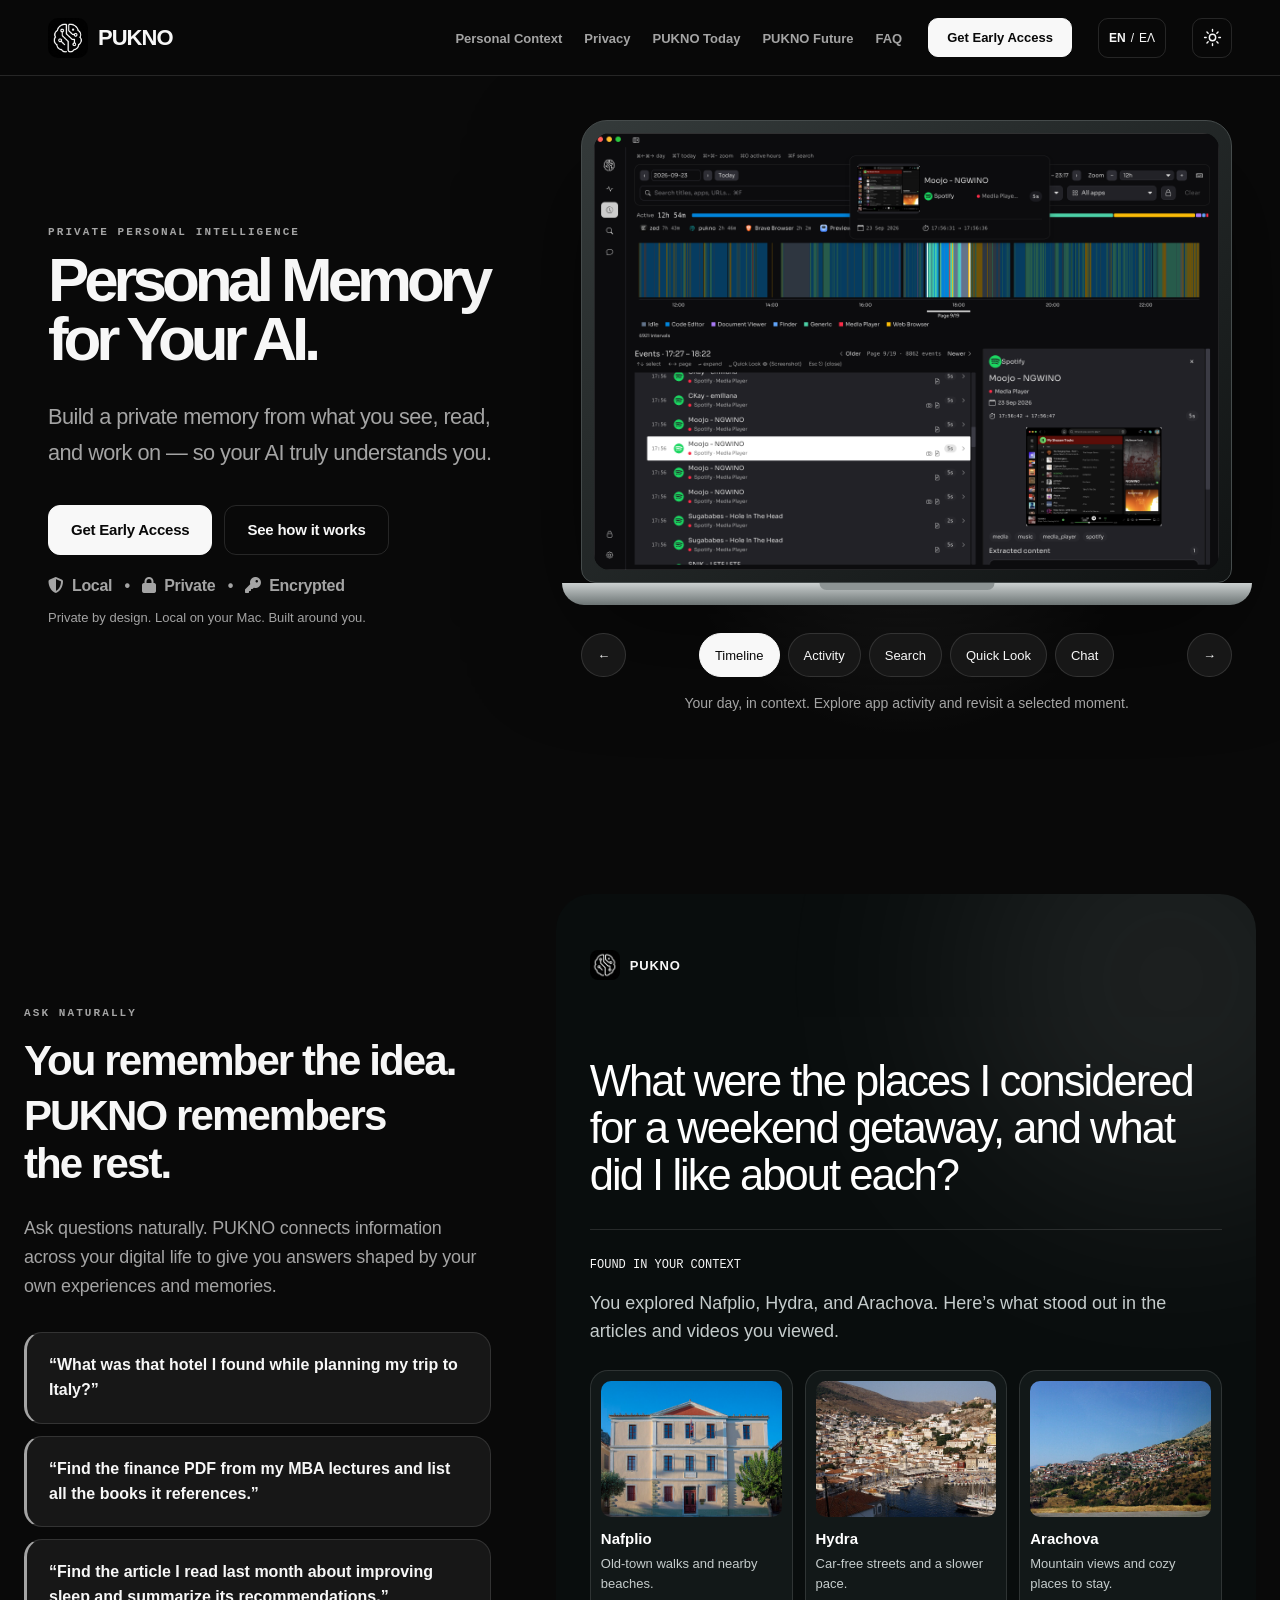
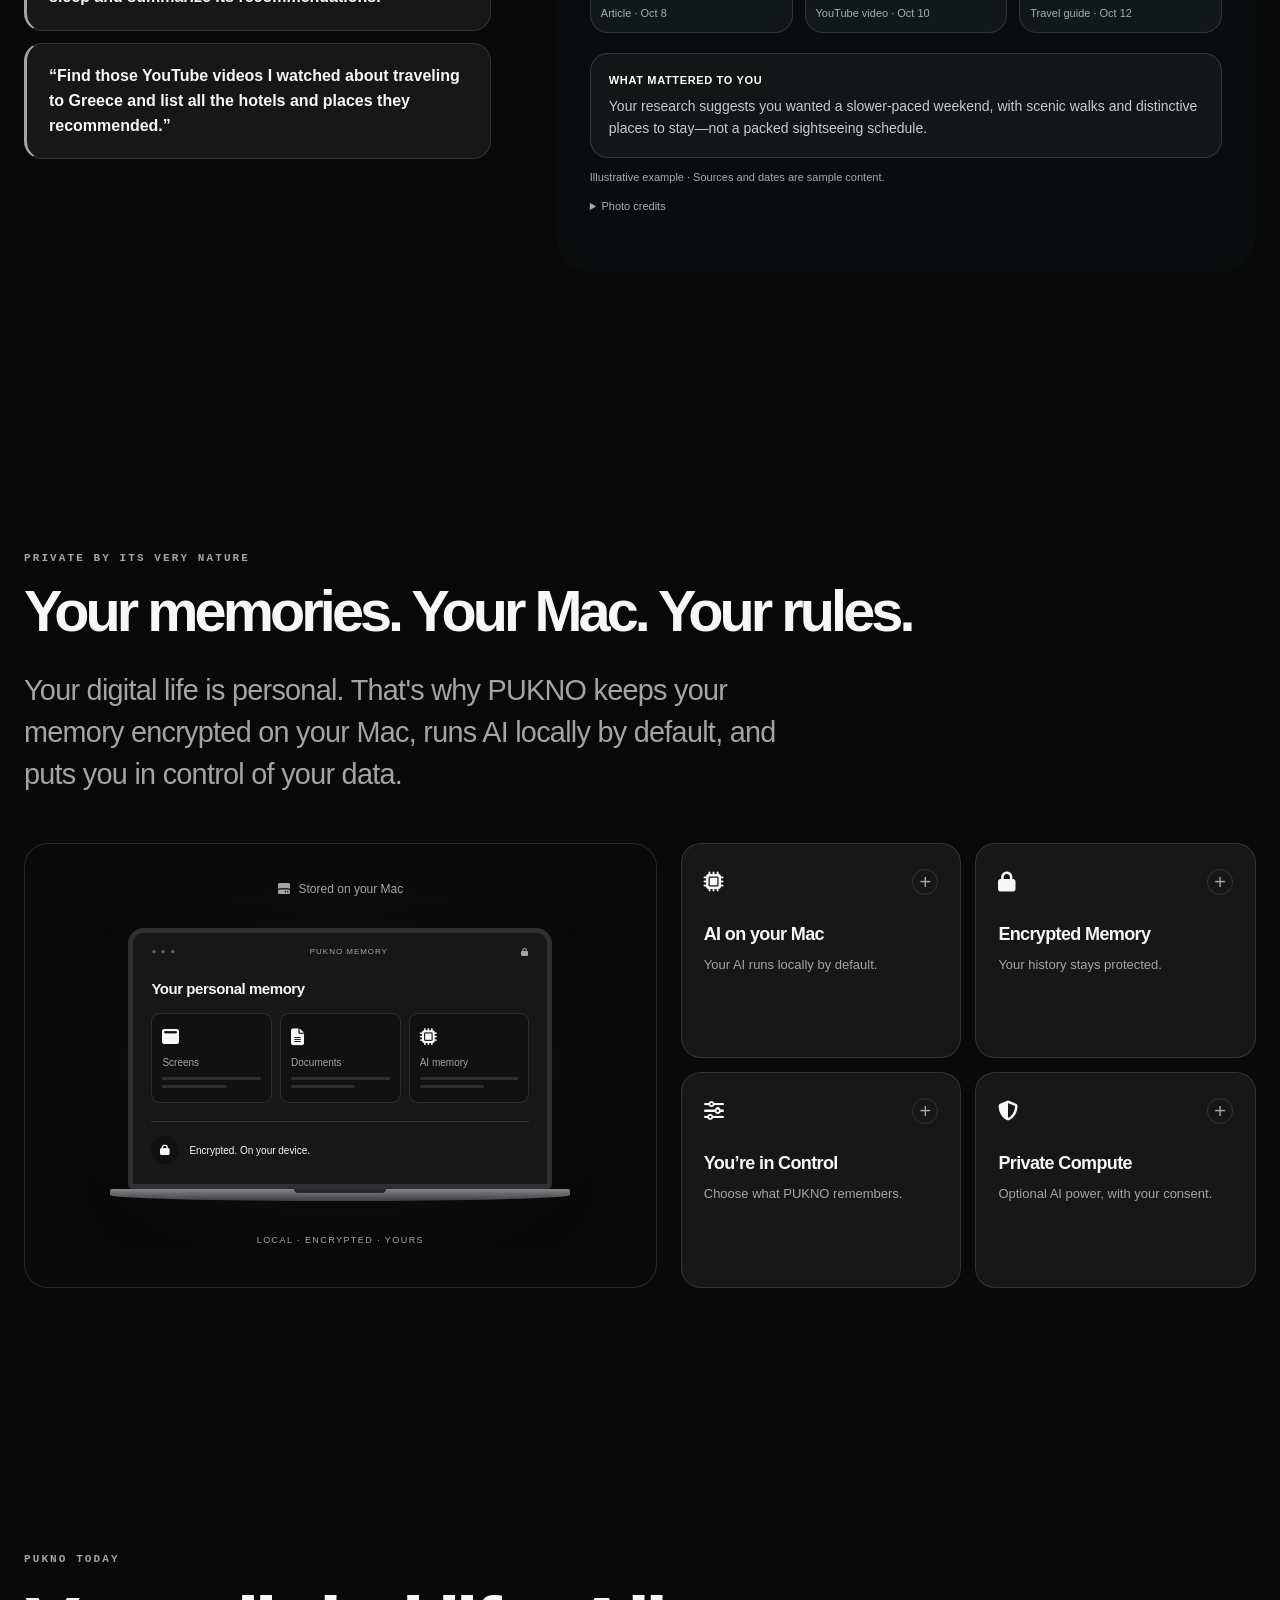
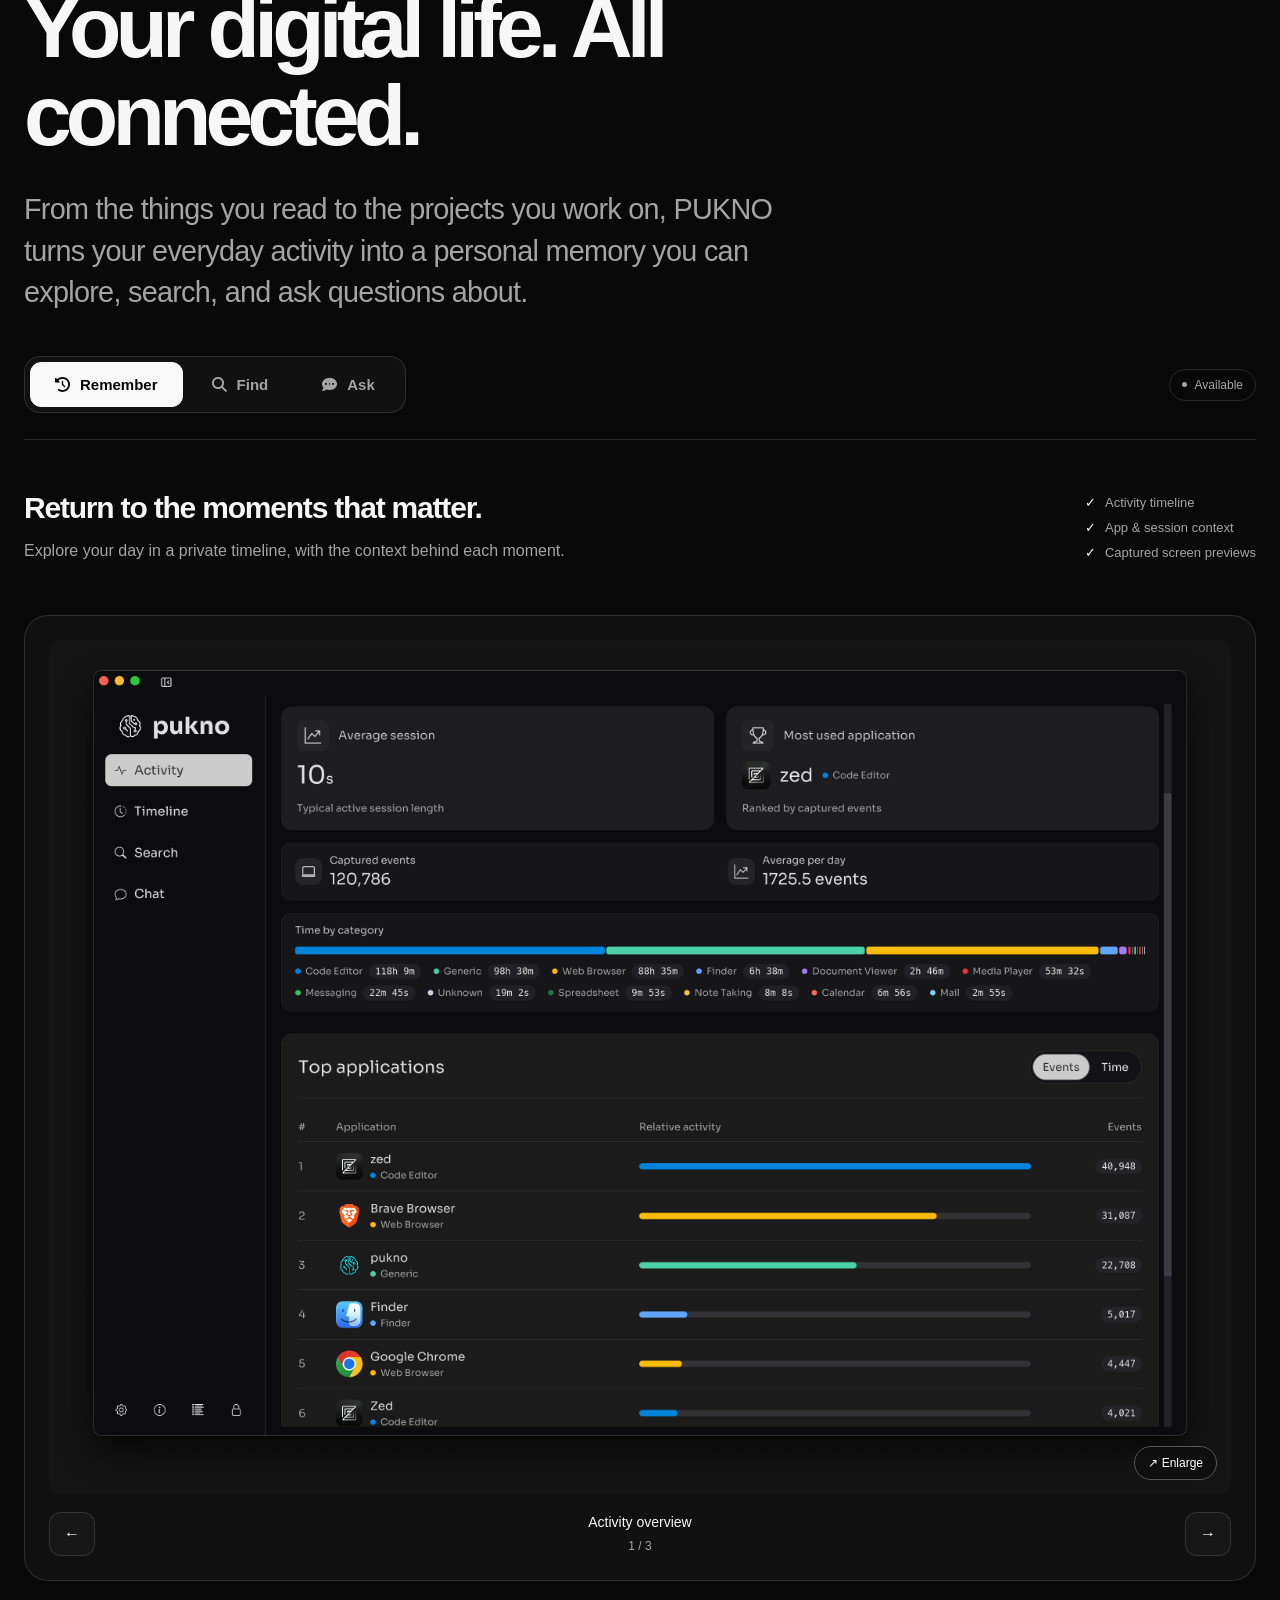
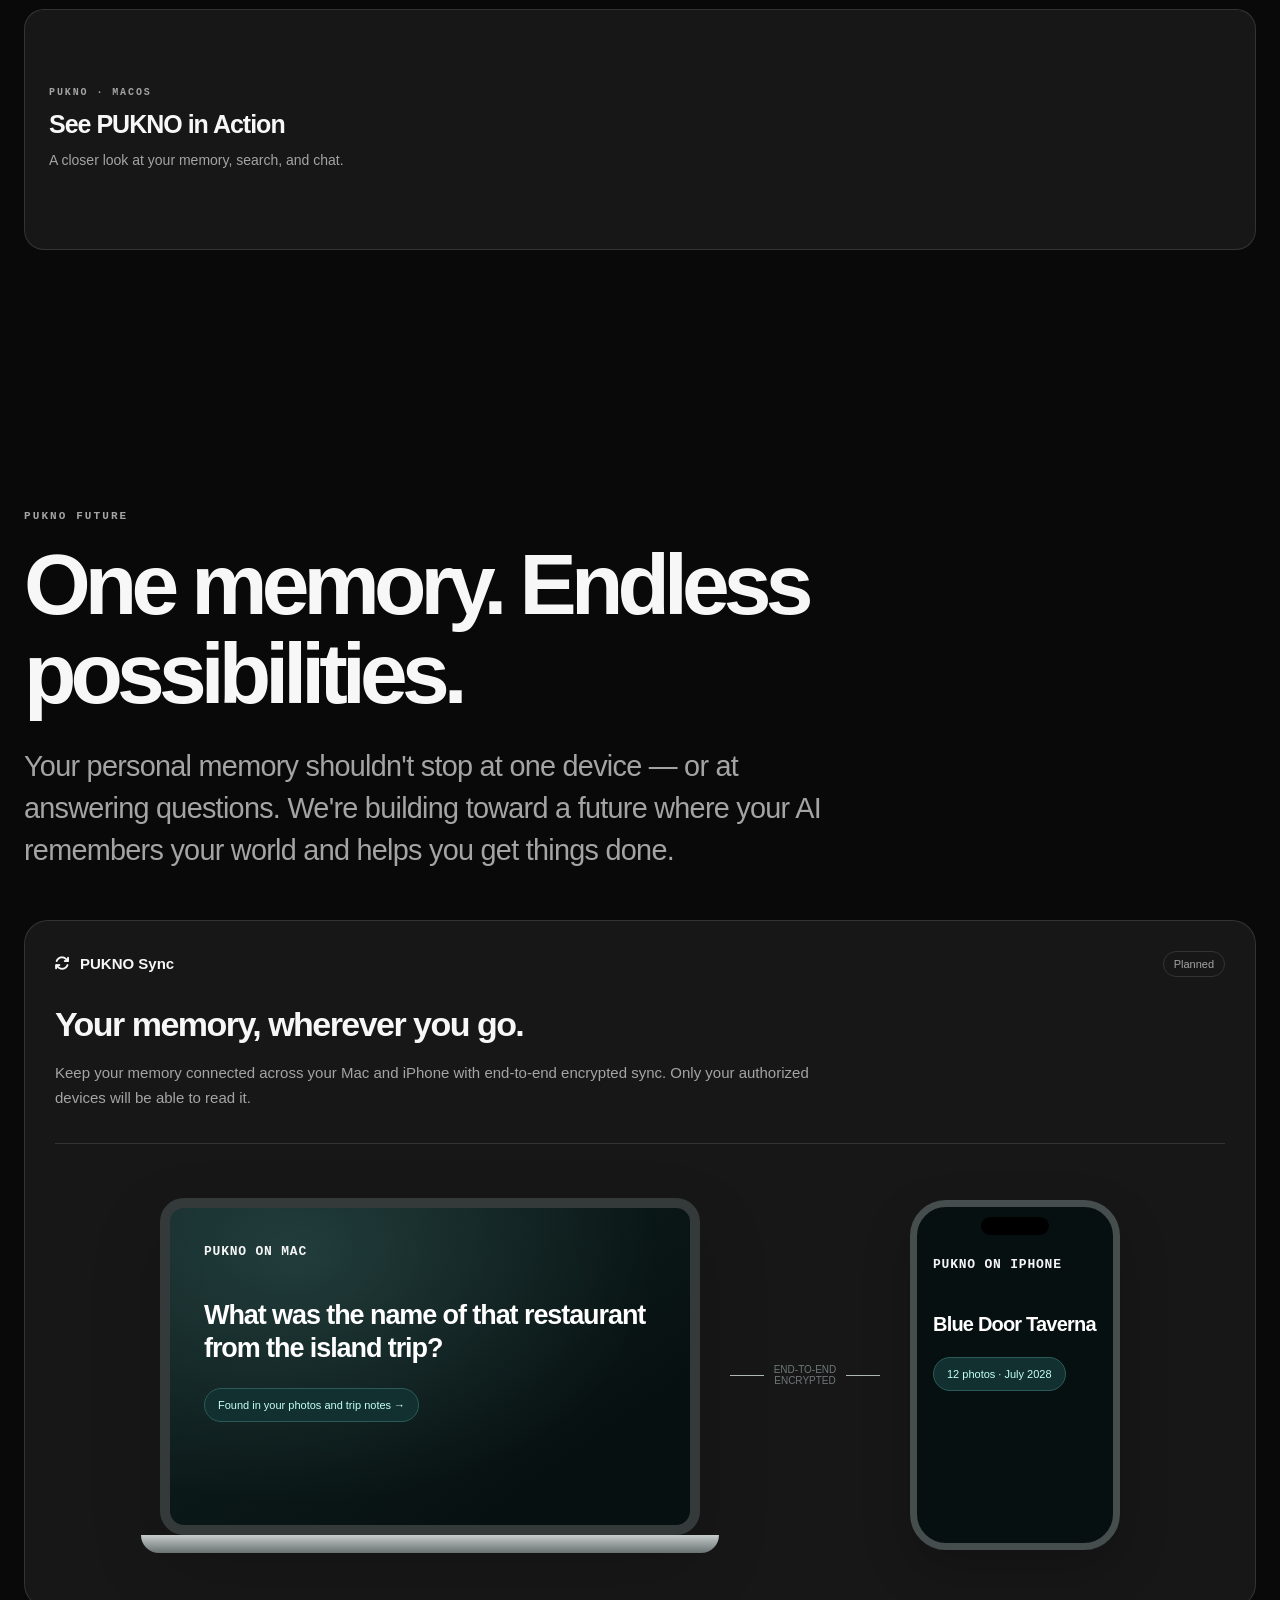
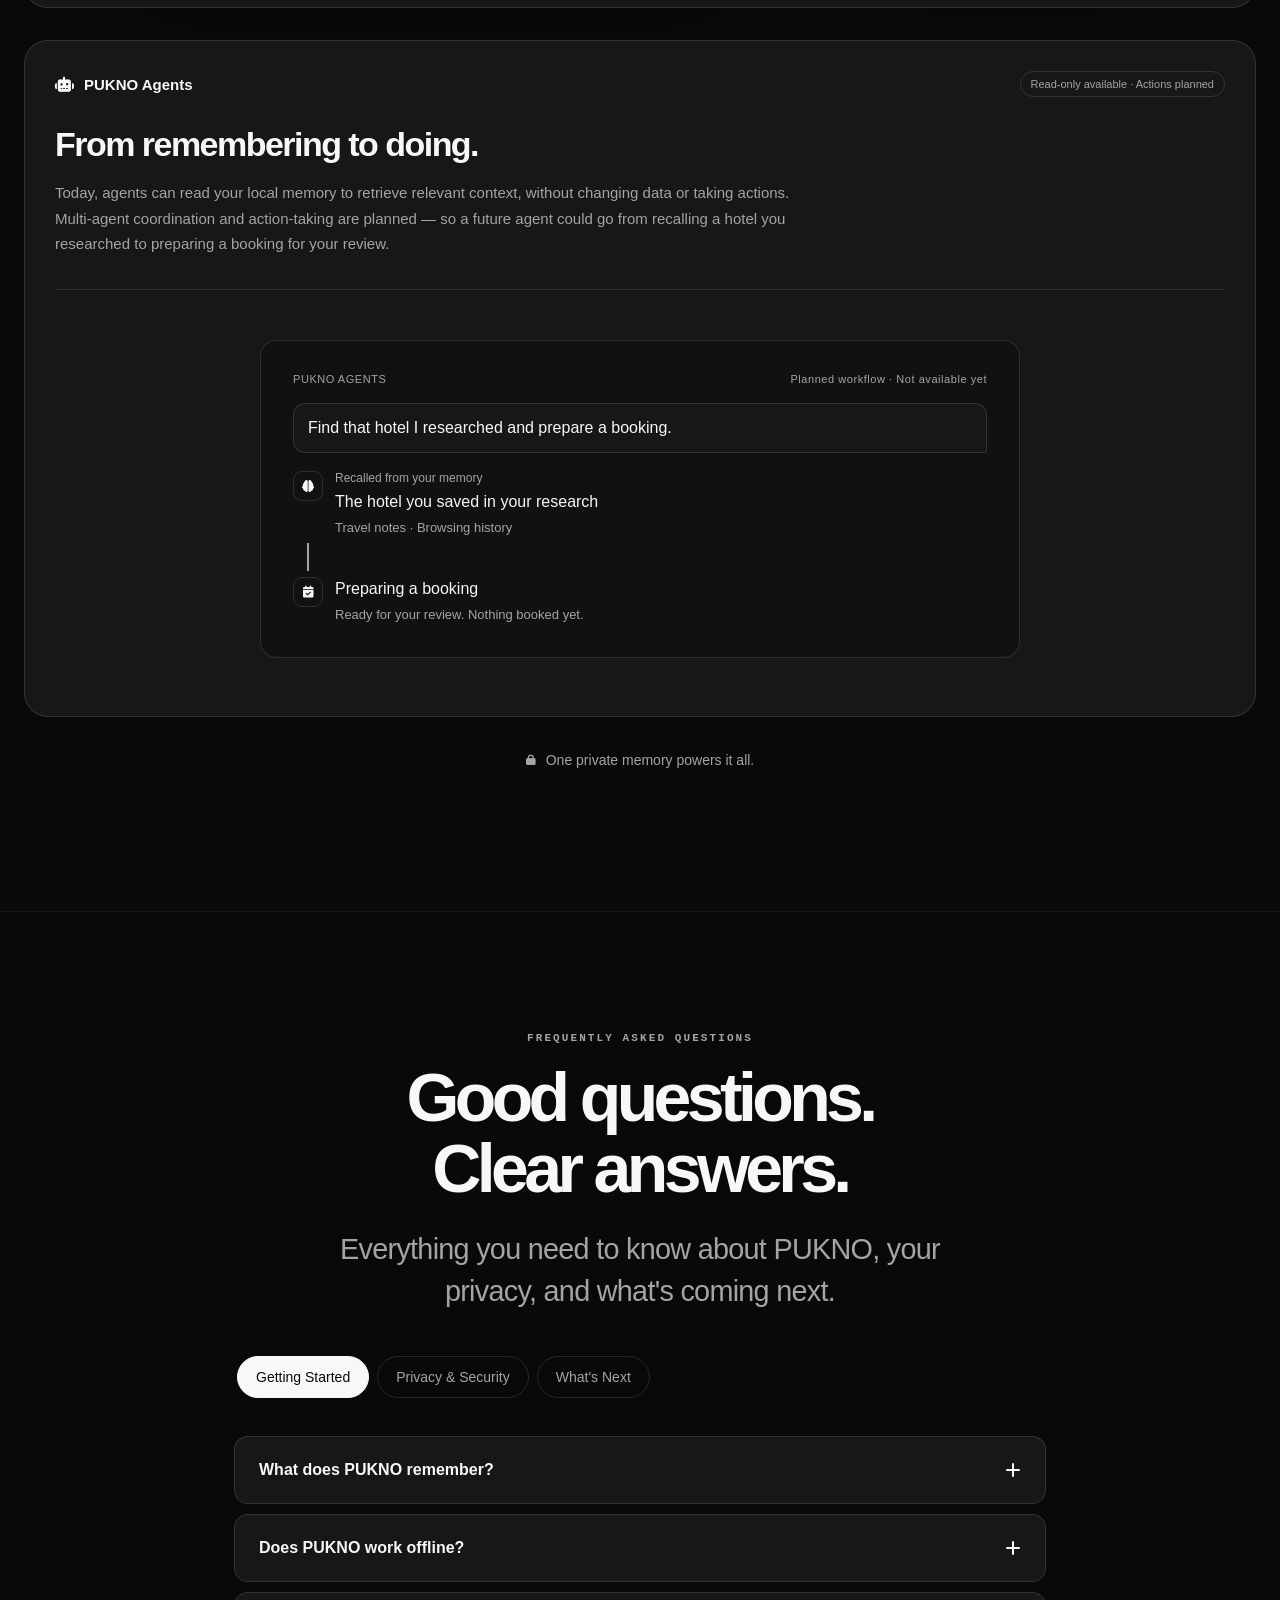
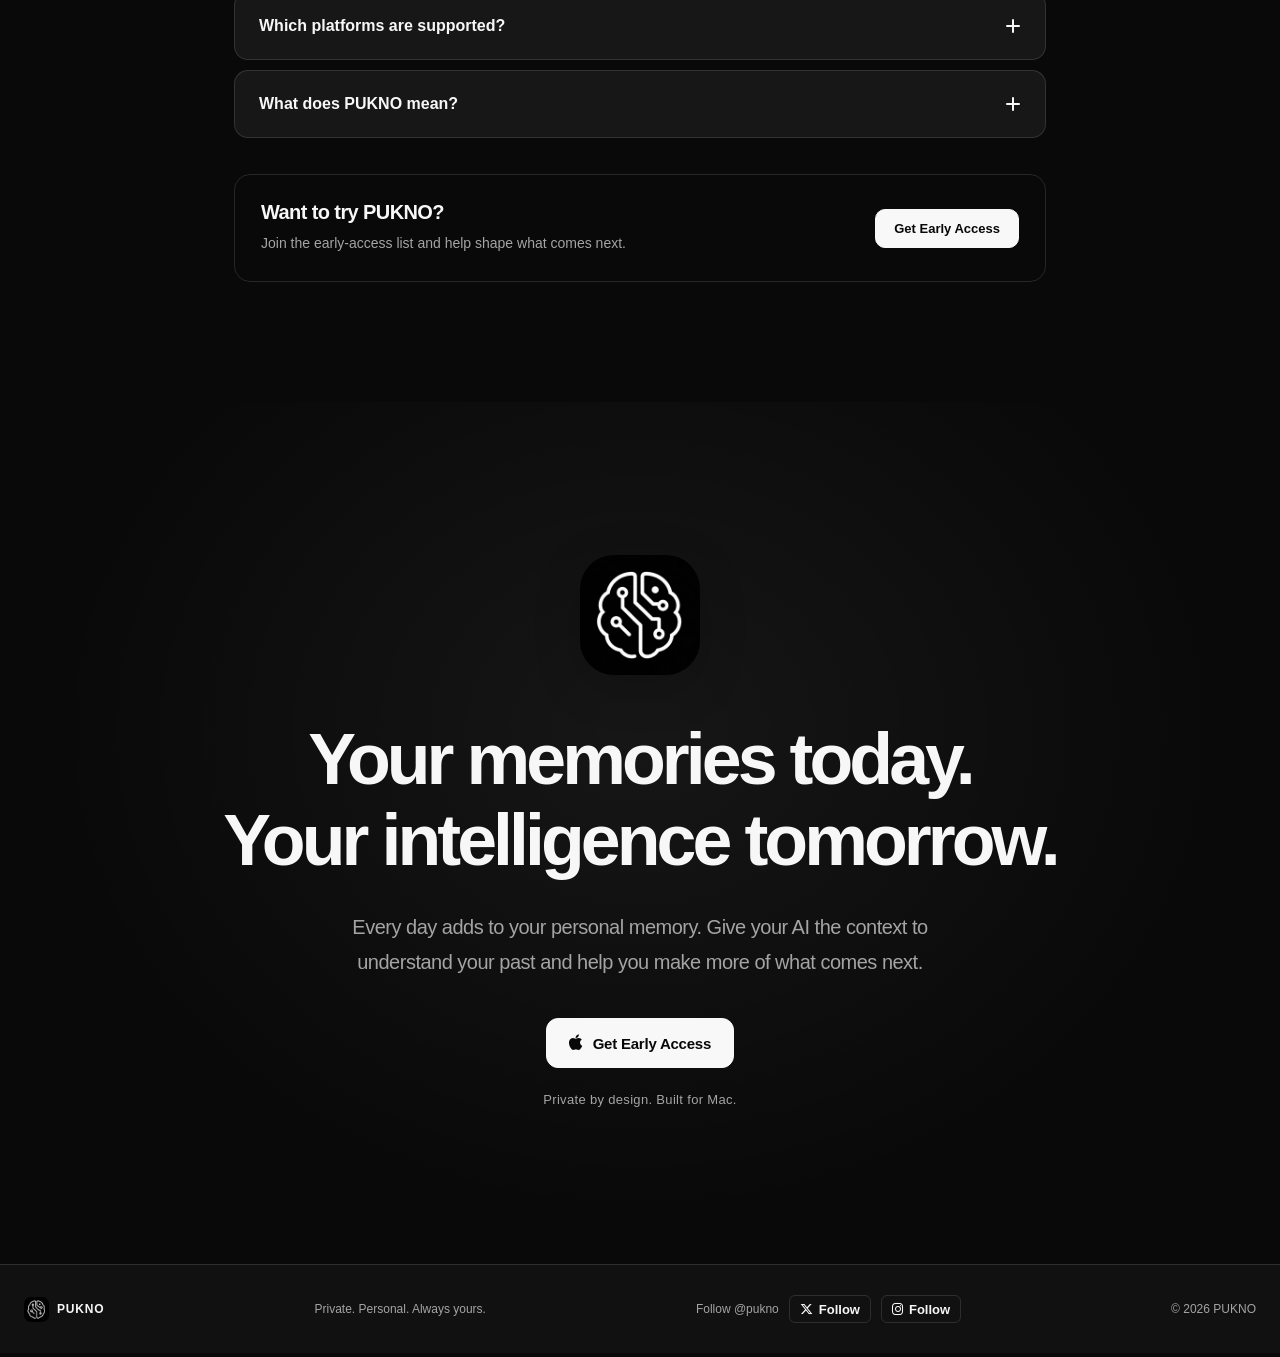
<file: index.html>
<!doctype html>
<html lang="en" data-theme="dark">

<head>
    <meta charset="utf-8">
    <meta name="viewport" content="width=device-width, initial-scale=1, viewport-fit=cover">
    <meta name="theme-color" content="#000000">
    <script src="assets/theme-init.js"></script>
    <meta name="description"
        content="PUKNO is a private personal AI memory assistant. It remembers the knowledge, ideas and moments of your life — a photo, a song, an email, a note. Just ask.">
    <title>PUKNO — Always remember.</title>
    <link rel="canonical" href="https://pukno.ai/">
    <link rel="alternate" hreflang="en" href="https://pukno.ai/">
    <link rel="alternate" hreflang="el" href="https://pukno.ai/index-el.html">
    <link rel="alternate" hreflang="x-default" href="https://pukno.ai/">
    <meta property="og:locale" content="en_US">
    <meta property="og:type" content="website">
    <meta property="og:site_name" content="PUKNO">
    <meta property="og:url" content="https://pukno.ai/">
    <meta property="og:title" content="PUKNO — Always remember.">
    <meta property="og:description"
        content="PUKNO is a private personal AI memory assistant. It remembers the knowledge, ideas and moments of your life — a photo, a song, an email, a note. Just ask.">
    <meta property="og:image" content="https://pukno.ai/assets/screenshots/darkmode/3_pukno_screen_timeline.png">
    <meta property="og:image:type" content="image/png">
    <meta property="og:image:width" content="3024">
    <meta property="og:image:height" content="2184">
    <meta property="og:image:alt"
        content="PUKNO's timeline showing recorded activity and event context">
    <meta name="twitter:card" content="summary_large_image">
    <meta name="twitter:title" content="PUKNO — Always remember.">
    <meta name="twitter:description"
        content="PUKNO is a private personal AI memory assistant. It remembers the knowledge, ideas and moments of your life — a photo, a song, an email, a note. Just ask.">
    <meta name="twitter:image" content="https://pukno.ai/assets/screenshots/darkmode/3_pukno_screen_timeline.png">
    <meta name="twitter:image:alt"
        content="PUKNO's timeline showing recorded activity and event context">
    <link rel="stylesheet" href="https://cdnjs.cloudflare.com/ajax/libs/font-awesome/6.5.0/css/all.min.css"
        crossorigin="anonymous" referrerpolicy="no-referrer" />
    <link rel="stylesheet" href="assets/site.css">
</head>

<body>
    <div class="noise"></div>
    <header class="nav">
        <div class="navin"><a class="brand" href="#top"><img
                    src="assets/pukno-logo-darkmode.JPG" data-dark-src="assets/pukno-logo-darkmode.JPG" data-light-src="assets/pukno-logo-lightmode.JPG"
                    alt="PUKNO logo">PUKNO</a>
            <nav class="links" aria-label="Primary navigation">
                <a href="#context" data-nav-link>Personal Context</a>
                <a href="#privacy" data-nav-link>Privacy</a>
                <a href="#product" data-nav-link>PUKNO Today</a>
                <a href="#future" data-nav-link>PUKNO Future</a>
                <a href="#faq" data-nav-link>FAQ</a>
            </nav>
            <a class="pill" href="#notify" aria-haspopup="dialog">Get Early Access</a>
            <a class="language-toggle" href="index-el.html" hreflang="el" aria-label="Switch to Greek" title="Switch to Greek"><span lang="en" class="is-current">EN</span><span aria-hidden="true">/</span><span lang="el">ΕΛ</span></a>
            <button class="theme-toggle" type="button" aria-label="Switch to light mode" title="Switch to light mode">
                <svg class="theme-sun" viewBox="0 0 24 24" aria-hidden="true">
                    <circle cx="12" cy="12" r="4" />
                    <path d="M12 2v2m0 16v2M2 12h2m16 0h2M5 5l1.5 1.5m11 11L19 19M5 19l1.5-1.5m11-11L19 5" />
                </svg>
                <svg class="theme-moon" viewBox="0 0 24 24" aria-hidden="true">
                    <path d="M20.5 13.2A8.7 8.7 0 0 1 10.8 3.5 8.8 8.8 0 1 0 20.5 13.2Z" />
                </svg>
            </button>
            <button class="nav-toggle" type="button" aria-label="Open navigation" aria-expanded="false"
                aria-controls="mobile-navigation">
                <span></span><span></span><span></span>
            </button>
        </div>
        <nav class="mobile-menu" id="mobile-navigation" aria-label="Mobile navigation" hidden>
            <a href="#context" data-nav-link>Personal Context</a>
            <a href="#privacy" data-nav-link>Privacy</a>
            <a href="#product" data-nav-link>PUKNO Today</a>
            <a href="#future" data-nav-link>PUKNO Future</a>
            <a href="#faq" data-nav-link>FAQ</a>
        </nav>
    </header>
    <main id="top">
        <section class="section dark hero hero--split hero--compact">
            <div class="container hero-layout">
                <div class="hero-copy">
                    <!--<img class="hero-logo reveal" src="assets/pukno-logo.png" alt="PUKNO">-->

                    <div class="eyebrow cyan reveal">
                        Private personal intelligence
                    </div>

                    <!--<div class="eyebrow cyan reveal">Your private, personal context AI assistant · MacOS</div>-->
                    <h1 class="reveal">Personal Memory<br><span class="gradient">for Your AI.</span></h1>

                    <p class="lead reveal">Build a private memory from what you see, read, and work on — so your AI truly understands you.</p>

                    <!-- <p class="lead reveal">PUKNO is a private personal AI memory agent.<br>
                        <small>A private home for what you do, see, and discover.
                        </small>
                    </p> -->



                    <!-- <p><small>PUKNO brings your digital activity into one searchable timeline,
                            so you can pick up where your memory leaves off.</small></p> -->
                    <div class="hero-actions reveal"><a class="btn primary" href="#notify" aria-haspopup="dialog">Get
                            Early Access</a><a class="btn secondary" href="#product">See how it works</a></div>
                    <div class="hero-sub-wrap reveal">
                        <p class="hero-sub" style="font-size:16px;">
                            <span><i class="fa-solid fa-shield-halved"></i>&nbsp;&nbsp;Local </span>&nbsp; • &nbsp;
                            <span><i class="fa-solid fa-lock"></i>&nbsp;&nbsp;Private </span>&nbsp; • &nbsp;
                            <span><i class="fa-solid fa-key"></i>&nbsp;&nbsp;Encrypted </span>
                        </p>
                    </div>
                    <p class="small-note reveal">Private by design. Local on your Mac. Built around you.</p>


                </div>
                <div class="mac-stage reveal" id="hero-slider" role="region" aria-roledescription="carousel"
                    aria-label="PUKNO product previews">
                    <div class="glow"></div>
                    <div class="mac">
                        <div class="screen-shell">
                            <div class="screen-viewport" id="hero-slides">
                                <figure class="hero-slide hero-slide--fill" id="hero-slide-timeline" role="group"
                                    aria-roledescription="slide" aria-label="1 of 5: Timeline"
                                    data-caption="Your day, in context. Explore app activity and revisit a selected moment.">
                                    <img src="assets/screenshots/darkmode/3_pukno_screen_timeline_sidebar_closed.png"
                                        alt="PUKNO timeline showing recorded activity and event context"
                                        decoding="async" fetchpriority="high">
                                </figure>
                                <figure class="hero-slide hero-slide--fill" id="hero-slide-activity" role="group"
                                    aria-roledescription="slide" aria-label="2 of 5: Activity"
                                    data-caption="Activity at a glance. See active time, event counts and your most-used apps."
                                    hidden>
                                    <img src="assets/screenshots/darkmode/2_pukno_screen_activity_sidebar_closed.png"
                                        alt="PUKNO activity dashboard showing total events, active time and frequently used applications"
                                        decoding="async" loading="lazy">
                                </figure>

                                <figure class="hero-slide hero-slide--fill" id="hero-slide-search" role="group"
                                    aria-roledescription="slide" aria-label="3 of 5: Search"
                                    data-caption="Find the right moment. Search your history and narrow it with filters."
                                    hidden>
                                    <img src="assets/screenshots/darkmode/3_pukno_screen_timeline_search_sidebar_closed.png"
                                        alt="PUKNO timeline search results with activity and date filters"
                                        decoding="async" loading="lazy">
                                </figure>
                                <figure class="hero-slide hero-slide--fill" id="hero-slide-quick-look" role="group"
                                    aria-roledescription="slide" aria-label="4 of 5: Quick Look"
                                    data-caption="Revisit the screen. Open a captured screenshot in Quick Look." hidden>
                                    <img src="assets/screenshots/darkmode/3_pukno_screen_timeline_search_quicklook_sidebar_closed.png"
                                        alt="PUKNO Quick Look displaying a captured screenshot" decoding="async"
                                        loading="lazy">
                                </figure>
                                <figure class="hero-slide hero-slide--fill" id="hero-slide-chat" role="group"
                                    aria-roledescription="slide" aria-label="5 of 5: Chat"
                                    data-caption="A space for local AI. Choose a model and keep conversations alongside your activity."
                                    hidden>
                                    <img src="assets/screenshots/darkmode/5_pukno_screen_chat_timeline_sidebar_closed.png"
                                        alt="PUKNO chat discussing timeline activity"
                                        decoding="async" loading="lazy">
                                </figure>
                                <!-- Optional Memory slide: uncomment this block and the Memory button below to re-enable. -->
                                <!--
                            <div class="screen hero-slide" id="hero-slide-concept" role="group" aria-roledescription="slide"
                                aria-label="6 of 6: Memory concept" data-caption="Memory concept — a preview of the connected personal memory we’re building toward." hidden>
                                <aside class="sidebar">
                                    <div class="appbrand"><img
                                            src="[data-uri]"
                                            alt="">pukno.ai</div>
                                    <div class="side active">✦ Ask PUKNO</div>
                                    <div class="side">◫ Memory</div>
                                    <div class="side">⌁ Library</div>
                                    <div class="side">◷ Timeline</div>
                                    <div class="spacer"></div>
                                    <div class="secure">PRIVATE CONTEXT<br>Stored on this Mac</div>
                                </aside>
                                <div class="assistant">
                                    <div class="topbar">
                                        <div><strong>Ask your memory</strong><small>Grounded in your personal
                                                context</small></div><span class="ondevice">On-device</span>
                                    </div>
                                    <div class="chat">
                                        <div class="userq">What was that idea about private AI I came across a few
                                            months ago?</div>
                                        <div class="answer">
                                            <div class="alabel">✦ I found a few connected memories</div>
                                            <p>You explored the idea across a paper, a book highlight, a video and some
                                                notes. The common thread was keeping personal context private while
                                                still being able to use larger models when needed.</p>
                                            <div class="sources">
                                                <div class="source">
                                                    <div class="preview pdf"><i></i><i></i><i></i><i></i></div>
                                                    <b>Private AI Systems</b><span>PDF · 4 months ago</span>
                                                </div>
                                                <div class="source">
                                                    <div class="preview book">THE AGE<br>OF CONTEXT</div><b>Book
                                                        highlight</b><span>42 highlights</span>
                                                </div>
                                                <div class="source">
                                                    <div class="preview photo"></div><b>Trip notes</b><span>Photos +
                                                        notes</span>
                                                </div>
                                                <div class="source">
                                                    <div class="preview video"></div><b>Confidential
                                                        compute</b><span>Video · 18:42</span>
                                                </div>
                                            </div>
                                        </div>
                                    </div>
                                    <div class="prompt">Ask about anything you’ve read, seen, saved or
                                        learned…<button>↑</button></div>
                                </div>
                            </div>
                            -->
                            </div>
                        </div>
                        <div class="base"></div>
                    </div>
                    <div class="hero-slider-controls">
                        <button type="button" data-slide-prev aria-label="Previous preview"
                            aria-controls="hero-slides">←</button>
                        <div class="hero-slide-options" role="group" aria-label="Choose a preview">
                            <button type="button" data-slide="0" aria-controls="hero-slide-timeline"
                                aria-pressed="true">Timeline</button>
                            <button type="button" data-slide="1" aria-controls="hero-slide-activity"
                                aria-pressed="false">Activity</button>

                            <button type="button" data-slide="2" aria-controls="hero-slide-search"
                                aria-pressed="false">Search</button>
                            <button type="button" data-slide="3" aria-controls="hero-slide-quick-look"
                                aria-pressed="false">Quick Look</button>
                            <button type="button" data-slide="4" aria-controls="hero-slide-chat"
                                aria-pressed="false">Chat</button>
                            <!-- Optional Memory button: uncomment together with the Memory slide above.
                            <button type="button" data-slide="5" aria-controls="hero-slide-concept" aria-pressed="false">Memory</button>
                            -->
                        </div>
                        <button type="button" data-slide-next aria-label="Next preview"
                            aria-controls="hero-slides">→</button>
                    </div>
                    <p class="hero-slide-caption" id="hero-slide-caption" aria-live="polite" aria-atomic="true">Your
                        day, in context. Explore app activity and revisit a selected moment.</p>
                </div>
            </div>

        </section>

        <!-- Disabled section: Memory. Source retained for future use. -->
        <!--
<section class="section light memory" id="memory">
            <div class="container">
                <div class="eyebrow reveal">A memory that grows with you</div>
                <h2 class="display reveal">The things you know<br>shouldn’t disappear.</h2>
                <p class="lead reveal">You read a book. Save a paper. Take a photo. Watch a talk. Discover an idea.
                    Months later, you remember just enough to know it mattered. PUKNO gives those moments somewhere to
                    stay.</p>
                <div class="memory-grid reveal">

-->
        <!-- Paros · Summer  background-image: url('https://images.unsplash.com/photo-1753441034372-d5d45d443e3d?auto=format&fit=crop&w=1200&q=85');-->
        <!--

                    <article class="tile tall">
                        <div class="tile-inner">
                            <div class="tile-visual" style="
                background-image: url('https://images.unsplash.com/photo-1684682369015-7d13320c9abe?q=80&w=987&auto=format&fit=crop&w=1200&q=85');

                background-size: cover;
                background-position: center;
            ">
                            </div>

                            <div class="tile-meta">
                                <small>Photo memory</small>
                                <strong>Paros · Summer</strong>
                            </div>
                        </div>
                    </article>
                    <article class="tile">
                        <div class="tile-inner">
                            <div class="tile-visual">
                                <div class="paper"><small>RESEARCH PAPER</small>
                                    <h3>Human memory and contextual recall</h3><i></i><i></i><i></i><i></i>
                                </div>
                            </div>
                            <div class="tile-meta"><small>PDF</small><strong>32 pages · highlighted</strong></div>
                        </div>
                    </article>
                    <article class="tile">
                        <div class="tile-inner">
                            <div class="tile-visual">
                                <div class="bookcover"><span>ESSAYS ON</span><b>MEMORY</b><span>AND THE SELF</span>
                                </div>
                            </div>
                            <div class="tile-meta"><small>Book</small><strong>42 highlights</strong></div>
                        </div>
                    </article>

-->
        <!-- How memory changes thinking -->
        <!--

                    <article class="tile wide">
                        <div class="tile-inner">
                            <div class="tile-visual" style="
                background-image:
                    linear-gradient(
                        rgba(0, 0, 0, 0.08),
                        rgba(0, 0, 0, 0.22)
                    ),
                    url('https://images.unsplash.com/photo-1759503407457-3683579f080b?auto=format&fit=crop&w=1600&q=85');
                background-size: cover;
                background-position: center;
            ">

                                <div class="play">▶</div>
                            </div>

                            <div class="tile-meta">
                                <small>Video</small>
                                <strong>Mariana Atencio: What makes you special?</strong>
                            </div>
                        </div>
                    </article>
                    <article class="tile noteTile">
                        <div class="tile-inner">
                            <div class="tile-visual">
                                <div class="note" style="
                background:
                    radial-gradient(circle at 85% 15%, rgba(var(--accent-rgb), .22), transparent 34%),
                    linear-gradient(145deg, #0b1515, #09090b 72%);
                border: 1px solid rgba(255,255,255,.08);
                box-shadow:
                    inset 0 1px 0 rgba(255,255,255,.04),
                    0 18px 50px rgba(0,0,0,.26);
            ">
                                    <small style="
                    color:var(--accent-bright);
                    letter-spacing:.12em;
                ">
                                        MUSIC · WHILE RESEARCHING
                                    </small>

                                    <div style="
                    display:flex;
                    align-items:center;
                    gap:14px;
                    margin-top:20px;
                ">
                                        <button type="button" id="research-audio-toggle"
                                            aria-label="Play Midnight City by M83" aria-pressed="false"
                                            aria-controls="research-audio" style="
                        width:48px;
                        height:48px;
                        border-radius:50%;
                        border:0;
                        background:linear-gradient(145deg,var(--accent-bright),var(--accent-deep));
                        color:#001714;
                        font-size:15px;
                        cursor:pointer;
                        box-shadow:0 8px 22px rgba(53,244,230,.22);
                    ">
                                            <span id="research-audio-glyph">▶</span>
                                        </button>
                                        <audio id="research-audio" preload="metadata" hidden>
                                            <source src="assets/audio/song-preview.mp3" type="audio/mpeg">
                                        </audio>

                                        <div style="min-width:0;">
                                            <p style="
                            margin:0;
                            font-size:20px;
                            line-height:1.15;
                            color:#fff;
                            font-weight:650;
                            letter-spacing:-.02em;
                        ">
                                                Midnight City
                                            </p>

                                            <span style="
                            display:block;
                            margin-top:5px;
                            font-size:12px;
                            color:#a7a7ab;
                        ">
                                                M83
                                            </span>
                                        </div>
                                    </div>

                                    <div style="margin-top:24px;">
                                        <div style="
                        height:4px;
                        background:rgba(255,255,255,.12);
                        border-radius:999px;
                        overflow:hidden;
                    ">
                                            <div id="research-audio-progress" style="
                            width:0%;
                            height:100%;
                            background:linear-gradient(90deg,var(--accent-bright),var(--accent-deep));
                            border-radius:999px;
                        "></div>
                                        </div>

                                        <div style="
                        display:flex;
                        justify-content:space-between;
                        margin-top:7px;
                        font-size:10px;
                        color:#77777d;
                    ">
                                            <span id="research-audio-elapsed">0:00</span>
                                            <span id="research-audio-duration">0:00</span>
                                        </div>
                                    </div>
                                </div>
                            </div>

                            <div class="tile-meta">
                                <small>Music</small>
                                <strong>Listening while researching</strong>
                            </div>
                        </div>
                    </article>

-->
        <!-- <article class="tile noteTile">
                        <div class="tile-inner">
                            <div class="tile-visual">
                                <div class="note"><small>IDEA · 11:42 PM</small>
                                    <p>“The assistant shouldn’t just answer the question. It should understand why I’m
                                        asking it now.”</p>
                                </div>
                            </div>
                            <div class="tile-meta"><small>Idea</small><strong>Saved while researching</strong></div>
                        </div>
                    </article> -->
        <!--

                </div>
                <p class="manifesto reveal">Not just what you did. <strong>Your knowledge. Your memories. Your
                        context.</strong></p>
            </div>
        </section>
-->
        <!-- End disabled section: Memory. -->

        <!-- Disabled section: Personal context overview. Source retained for future use. -->
        <!--
<section class="section dark knowledge" id="context">
            <div class="container">
                <div class="knowledge-head">
                    <div>
                        <div class="eyebrow cyan reveal">Personal knowledge</div>
                        <h2 class="display reveal">AI knows about the world.<br><span class="gradient">PUKNO remembers
                                yours.</span></h2>
                    </div>
                    <div class="knowledge-aside reveal">
                        <div class="context-preview" aria-hidden="true">
                            <div class="context-preview-label">Private context · built over time</div>
                            <div class="context-preview-row">
                                <span class="context-preview-icon">
                                    <svg viewBox="0 0 24 24">
                                        <path d="M6 3.5h8l4 4V20.5H6z"></path>
                                        <path d="M14 3.5v4h4M9 12h6M9 16h4"></path>
                                    </svg>
                                </span>
                                <span class="context-preview-copy"><small>Document</small><strong>Greece trip itinerary</strong></span>
                            </div>
                            <div class="context-preview-row">
                                <span class="context-preview-icon">
                                    <svg viewBox="0 0 24 24">
                                        <path d="M5 4.5h14v15H5zM8.5 9h7M8.5 13h7M8.5 17h4"></path>
                                    </svg>
                                </span>
                                <span class="context-preview-copy"><small>Note</small><strong>Islands and places to visit</strong></span>
                            </div>
                            <div class="context-preview-row">
                                <span class="context-preview-icon">
                                    <svg viewBox="0 0 24 24">
                                        <circle cx="12" cy="12" r="8.5"></circle>
                                        <path d="M12 7.5v5l3.5 2"></path>
                                    </svg>
                                </span>
                                <span class="context-preview-copy"><small>Activity</small><strong>Compared ferries, hotels and flights</strong></span>
                            </div>
                        </div>
                        <p class="lead">Your digital activity becomes more useful when it stays connected over time.</p>
                    </div>
                </div>
                <div class="context-stage reveal"><img class="context-logo"
                        src="assets/pukno-logo.png"
                        alt="">
                    <div class="chip ch1">PDF · systems design</div>
                    <div class="chip ch2">Photo · Barcelona</div>
                    <div class="chip ch3">Book · page 214</div>
                    <div class="chip ch4">Video · 18:42</div>
                    <div class="chip ch5">Idea · saved note</div>
                    <div class="query"><small>Ask PUKNO</small><strong id="queryText">What bike rides did I look into
                            this year?</strong></div>
                </div>
                <div class="feature3">
                    <article class="feature reveal"><span>01 · Recall</span>
                        <h3>Ask what you remember.</h3>
                        <p>You don’t need the filename, folder or exact date. Describe the fragment you still remember
                            and let PUKNO reconnect the rest.</p>
                    </article>
                    <article class="feature reveal"><span>02 · Connect</span>
                        <h3>Ideas become more useful together.</h3>
                        <p>A paper from today can connect to a book from last year, a video from months ago and a note
                            you forgot you wrote.</p>
                    </article>
                    <article class="feature reveal"><span>03 · Understand</span>
                        <h3>Understand what you’ve learned.</h3>
                        <p>Summarize what you’ve learned, compare sources, revisit old research and see how your
                            thinking changed over time.</p>
                    </article>
                </div>
            </div>
        </section>
-->
        <!-- End disabled section: Personal context overview. -->

        <section class="section light ask" id="context">
            <div class="container">
                <div class="ask-wrap">
                    <div>
                        <div class="eyebrow reveal">Ask naturally</div>
                        <h2 class="display reveal"><span>You remember the idea.</span><span>PUKNO remembers the rest.</span></h2>
                        <p class="lead reveal">Ask questions naturally. PUKNO connects information across your digital life to give you answers shaped by your own experiences and memories.</p>
                        <div class="ask-list reveal">
                            <div>“What was that hotel I found while planning my trip to Italy?”</div>
                            <div>“Find the finance PDF from my MBA lectures and list all the books it references.”</div>
                            <div>“Find the article I read last month about improving sleep and summarize its recommendations.”</div>
                            <div>“Find those YouTube videos I watched about traveling to Greece and list all the hotels and places they recommended.”</div>
                        </div>
                    </div>
                    <div class="phone-card reveal">
                        <div class="assistant-mark"><img
                                src="assets/pukno-logo-darkmode.JPG" data-dark-src="assets/pukno-logo-darkmode.JPG" data-light-src="assets/pukno-logo-lightmode.JPG"
                                alt="">PUKNO</div>
                        <div class="bigq">What were the places I considered for a weekend getaway, and what did I like about each?</div>
                        <div class="response">
                            <div class="response-label">FOUND IN YOUR CONTEXT</div>
                            <p>You explored Nafplio, Hydra, and Arachova. Here’s what stood out in the articles and videos you viewed.</p>
                            <div class="destination-results">
                                <article class="destination-card">
                                    <img src="assets/destinations/nafplio.jpg" alt="Nafplio Town Hall in the old town" width="960" height="640" loading="lazy" decoding="async">
                                    <h3>Nafplio</h3>
                                    <p>Old-town walks and nearby beaches.</p>
                                    <small>Article · Oct 8</small>
                                </article>
                                <article class="destination-card">
                                    <img src="assets/destinations/hydra.jpg" alt="Hydra town and harbor" width="960" height="634" loading="lazy" decoding="async">
                                    <h3>Hydra</h3>
                                    <p>Car-free streets and a slower pace.</p>
                                    <small>YouTube video · Oct 10</small>
                                </article>
                                <article class="destination-card">
                                    <img src="assets/destinations/arachova.jpg" alt="Arachova village on a mountainside" width="960" height="638" loading="lazy" decoding="async">
                                    <h3>Arachova</h3>
                                    <p>Mountain views and cozy places to stay.</p>
                                    <small>Travel guide · Oct 12</small>
                                </article>
                            </div>
                            <aside class="destination-insight">
                                <h3>WHAT MATTERED TO YOU</h3>
                                <p>Your research suggests you wanted a slower-paced weekend, with scenic walks and distinctive places to stay—not a packed sightseeing schedule.</p>
                            </aside>
                            <p class="destination-demo">Illustrative example · Sources and dates are sample content.</p>
                            <details class="destination-credits">
                                <summary>Photo credits</summary>
                                <p>Wikimedia Commons thumbnails, cropped to fit. Photo licenses apply to the images only.</p>
                                <ul>
                                    <li><a href="https://commons.wikimedia.org/wiki/File:Δημαρχείο_Ναυπλίου,_Nafplio_Town_Hall.jpg">Nafplio Town Hall — Apaleutos25</a> · <a href="https://creativecommons.org/licenses/by-sa/4.0/">CC BY-SA 4.0</a></li>
                                    <li><a href="https://commons.wikimedia.org/wiki/File:Hydra_town_01.jpg">Hydra town — Herbert Ortner, Vienna, Austria</a> · <a href="https://creativecommons.org/licenses/by/3.0/">CC BY 3.0</a></li>
                                    <li><a href="https://commons.wikimedia.org/wiki/File:GR-arachova.jpg">Arachova — User: Bgabel at wikivoyage shared</a> · <a href="https://creativecommons.org/licenses/by-sa/3.0/">CC BY-SA 3.0</a></li>
                                </ul>
                            </details>
                        </div>
                    </div>
                </div>
            </div>
        </section>

        <!-- Disabled section: Long-term memory timeline. Source retained for future use. -->
        <!--
<section class="section soft timeline">
            <div class="container center">
                <div class="eyebrow reveal">Long-term memory</div>
                <h2 class="display reveal">Years of context.<br>Still within reach.</h2>
                <p class="lead reveal">PUKNO is designed to become more useful the longer it is with you — preserving
                    the things that matter without turning your life into someone else’s profile.</p>
                <div class="years reveal">
                    <div class="year">
                        <div class="dot"></div>
                        <div class="year-card"><b>2026</b><small>First research on private AI and personal
                                memory.</small></div>
                    </div>
                    <div class="year">
                        <div class="dot"></div>
                        <div class="year-card"><b>2027</b><small>Books, projects, travel, videos and notes become
                                connected.</small></div>
                    </div>
                    <div class="year">
                        <div class="dot"></div>
                        <div class="year-card"><b>2028</b><small>A personal library of ideas you can actually talk
                                to.</small></div>
                    </div>
                    <div class="year accent">
                        <div class="dot"></div>
                        <div class="year-card"><b>2029</b><small>“When did I first think about this?” — and PUKNO can
                                take you back.</small></div>
                    </div>
                </div>
            </div>
        </section>
-->
        <!-- End disabled section: Long-term memory timeline. -->

        <section class="section dark privacy" id="privacy" aria-labelledby="privacy-heading">
            <div class="container">
                <div class="privacy-heading">
                    <div class="eyebrow cyan reveal">Private by its very nature</div>
                    <h2 class="display reveal" id="privacy-heading">Your memories. Your Mac. Your rules.</h2>
                    <p class="lead reveal">Your digital life is personal. That's why PUKNO keeps your memory encrypted on your Mac, runs AI locally by default, and puts you in control of your data.</p>
                </div>
                <div class="privacy-layout">
                    <div class="privacy-mac-stage" role="img" aria-label="Illustration of screens, documents, and AI memory encrypted inside your Mac">
                        <div class="privacy-local" aria-hidden="true"><i class="fa-solid fa-hard-drive"></i> Stored on your Mac</div>
                        <div class="privacy-mac" aria-hidden="true">
                            <div class="privacy-mac-screen">
                                <div class="privacy-window-bar"><span>● ● ●</span><span>PUKNO MEMORY</span><i class="fa-solid fa-lock"></i></div>
                                <div class="privacy-memory-title">Your personal memory</div>
                                <div class="privacy-memory-items"><div class="privacy-memory-item"><i class="fa-solid fa-window-maximize"></i><span>Screens</span><b></b><b></b></div><div class="privacy-memory-item"><i class="fa-solid fa-file-lines"></i><span>Documents</span><b></b><b></b></div><div class="privacy-memory-item"><i class="fa-solid fa-microchip"></i><span>AI memory</span><b></b><b></b></div></div>
                                <div class="privacy-vault"><span><i class="fa-solid fa-lock"></i></span><strong>Encrypted. On your device.</strong></div>
                            </div>
                            <div class="privacy-mac-base"></div>
                        </div>
                        <div class="privacy-device-caption" aria-hidden="true">LOCAL · ENCRYPTED · YOURS</div>
                    </div>
                    <div class="privacy-cards">
                        <button class="privacy-card" type="button" id="privacy-trigger-0" aria-expanded="false" aria-controls="privacy-detail-0" data-privacy-card>
                            <span class="privacy-card-top"><i class="fa-solid fa-microchip" aria-hidden="true"></i><span class="privacy-plus" aria-hidden="true">+</span></span>
                            <span class="privacy-card-title">AI on your Mac</span>
                            <span class="privacy-card-summary">Your AI runs locally by default.</span>
                        </button>
                        <button class="privacy-card" type="button" id="privacy-trigger-1" aria-expanded="false" aria-controls="privacy-detail-1" data-privacy-card>
                            <span class="privacy-card-top"><i class="fa-solid fa-lock" aria-hidden="true"></i><span class="privacy-plus" aria-hidden="true">+</span></span>
                            <span class="privacy-card-title">Encrypted Memory</span>
                            <span class="privacy-card-summary">Your history stays protected.</span>
                        </button>
                        <button class="privacy-card" type="button" id="privacy-trigger-2" aria-expanded="false" aria-controls="privacy-detail-2" data-privacy-card>
                            <span class="privacy-card-top"><i class="fa-solid fa-sliders" aria-hidden="true"></i><span class="privacy-plus" aria-hidden="true">+</span></span>
                            <span class="privacy-card-title">You’re in Control</span>
                            <span class="privacy-card-summary">Choose what PUKNO remembers.</span>
                        </button>
                        <button class="privacy-card" type="button" id="privacy-trigger-3" aria-expanded="false" aria-controls="privacy-detail-3" data-privacy-card>
                            <span class="privacy-card-top"><i class="fa-solid fa-shield-halved" aria-hidden="true"></i><span class="privacy-plus" aria-hidden="true">+</span></span>
                            <span class="privacy-card-title">Private Compute</span>
                            <span class="privacy-card-summary">Optional AI power, with your consent.</span>
                        </button>
                    </div>
                </div>
                <div class="privacy-details">
                    <div class="privacy-detail" id="privacy-detail-0" role="region" aria-labelledby="privacy-trigger-0" hidden>
                        <div class="privacy-detail-inner"><span class="privacy-detail-icon" aria-hidden="true"><i class="fa-solid fa-microchip"></i></span><div><h3>AI on your Mac</h3><p>On-device AI models work with your personal context directly on your Mac. By default, your questions and memories stay on your device instead of being sent to a remote AI service.</p></div></div>
                    </div>
                    <div class="privacy-detail" id="privacy-detail-1" role="region" aria-labelledby="privacy-trigger-1" hidden>
                        <div class="privacy-detail-inner"><span class="privacy-detail-icon" aria-hidden="true"><i class="fa-solid fa-lock"></i></span><div><h3>Encrypted Memory</h3><p>Your personal history is stored locally and encrypted on your Mac. Your screens, documents, and the context that makes your memory useful stay protected, close to where they were created.</p></div></div>
                    </div>
                    <div class="privacy-detail" id="privacy-detail-2" role="region" aria-labelledby="privacy-trigger-2" hidden>
                        <div class="privacy-detail-inner"><span class="privacy-detail-icon" aria-hidden="true"><i class="fa-solid fa-sliders"></i></span><div><h3>You’re in Control</h3><p>You decide what becomes part of your personal memory. Use PUKNO’s privacy settings to control what it remembers, keeping your personal context on your terms.</p></div></div>
                    </div>
                    <div class="privacy-detail" id="privacy-detail-3" role="region" aria-labelledby="privacy-trigger-3" hidden>
                        <div class="privacy-detail-inner"><span class="privacy-detail-icon" aria-hidden="true"><i class="fa-solid fa-shield-halved"></i></span><div><h3>Private Compute</h3><p>Private Compute is planned for tasks that need larger AI models. Remote processing will be optional and require your explicit consent, using protected confidential-computing environments. Local AI remains the default.</p></div></div>
                    </div>
                </div>
            </div>
        </section>

        <section class="section dark today" id="product" aria-labelledby="today-heading">
            <div class="container">
                <div class="today-intro">
                    <div class="eyebrow cyan reveal">PUKNO Today</div>
                    <h2 class="display reveal" id="today-heading">Your digital life. All connected.</h2>
                    <p class="lead reveal">From the things you read to the projects you work on, PUKNO turns your everyday activity into a personal memory you can explore, search, and ask questions about.</p>
                </div>
                <div class="today-interactive">
                    <div class="today-controls"><div class="today-tabs" role="tablist" aria-label="Explore PUKNO features"><button type="button" class="today-tab" role="tab" id="today-tab-remember" aria-controls="today-panel-remember" aria-selected="true" tabindex="0"><i class="fa-solid fa-clock-rotate-left" aria-hidden="true"></i>Remember</button><button type="button" class="today-tab" role="tab" id="today-tab-find" aria-controls="today-panel-find" aria-selected="false" tabindex="-1"><i class="fa-solid fa-magnifying-glass" aria-hidden="true"></i>Find</button><button type="button" class="today-tab" role="tab" id="today-tab-ask" aria-controls="today-panel-ask" aria-selected="false" tabindex="-1"><i class="fa-solid fa-comment-dots" aria-hidden="true"></i>Ask</button></div><span class="today-available"><span aria-hidden="true"></span>Available</span></div>
                    <div class="today-panel" role="tabpanel" id="today-panel-remember" aria-labelledby="today-tab-remember" tabindex="0">
                        <div class="today-panel-copy"><div><h3>Return to the moments that matter.</h3><p>Explore your day in a private timeline, with the context behind each moment.</p></div><ul class="today-highlights"><li>Activity timeline</li><li>App &amp; session context</li><li>Captured screen previews</li></ul></div>
                        <figure class="today-showcase" data-gallery aria-label="PUKNO screenshots">
                        <div class="gallery-viewport">
                        <button type="button" class="gallery-slide" data-caption="Activity overview" aria-label="Enlarge: Activity overview" aria-haspopup="dialog"><img src="assets/screenshots/darkmode/2_pukno_screen_activity_more_content.png" alt="Activity overview" loading="lazy" decoding="async" width="3024" height="2184"><span class="gallery-expand" aria-hidden="true">↗ Enlarge</span></button>
                        <button type="button" class="gallery-slide" data-caption="Your day as a timeline" aria-label="Enlarge: Your day as a timeline" aria-haspopup="dialog" hidden><img src="assets/screenshots/darkmode/3_pukno_screen_timeline.png" alt="Your day as a timeline" loading="lazy" decoding="async" width="3024" height="2184"><span class="gallery-expand" aria-hidden="true">↗ Enlarge</span></button>
                        <button type="button" class="gallery-slide" data-caption="Inspect a captured moment" aria-label="Enlarge: Inspect a captured moment" aria-haspopup="dialog" hidden><img src="assets/screenshots/darkmode/3_pukno_screen_timeline_quicklook.png" alt="Inspect a captured moment" loading="lazy" decoding="async" width="3024" height="2184"><span class="gallery-expand" aria-hidden="true">↗ Enlarge</span></button>
                        </div>
                        <figcaption class="gallery-controls"><button type="button" data-gallery-prev aria-label="Previous screenshot">←</button><p aria-live="polite" aria-atomic="true"><span data-gallery-caption>Activity overview</span><span class="gallery-count" data-gallery-count>1 / 3</span></p><button type="button" data-gallery-next aria-label="Next screenshot">→</button></figcaption>
                        </figure>
                    </div>
                    <div class="today-panel" role="tabpanel" id="today-panel-find" aria-labelledby="today-tab-find" tabindex="0" hidden>
                        <div class="today-panel-copy"><div><h3>Find it, even if you only remember a little.</h3><p>Describe what you remember and find relevant captured screens by topic.</p></div><ul class="today-highlights"><li>Semantic search</li><li>Ranked results</li><li>Visual previews</li></ul></div>
                        <figure class="today-showcase" data-gallery aria-label="PUKNO screenshots">
                        <div class="gallery-viewport">
                        <button type="button" class="gallery-slide" data-caption="Search captured screens" aria-label="Enlarge: Search captured screens" aria-haspopup="dialog"><img src="assets/screenshots/darkmode/4_pukno_screen_search_snapshot.png" alt="Search captured screens" loading="lazy" decoding="async" width="3024" height="2184"><span class="gallery-expand" aria-hidden="true">↗ Enlarge</span></button>
                        <button type="button" class="gallery-slide" data-caption="Search your timeline" aria-label="Enlarge: Search your timeline" aria-haspopup="dialog" hidden><img src="assets/screenshots/darkmode/3_pukno_screen_timeline_search.png" alt="Search your timeline" loading="lazy" decoding="async" width="3024" height="2184"><span class="gallery-expand" aria-hidden="true">↗ Enlarge</span></button>
                        <button type="button" class="gallery-slide" data-caption="Take a closer look at a result" aria-label="Enlarge: Take a closer look at a result" aria-haspopup="dialog" hidden><img src="assets/screenshots/darkmode/3_pukno_screen_timeline_search_quicklook.png" alt="Take a closer look at a result" loading="lazy" decoding="async" width="3024" height="2184"><span class="gallery-expand" aria-hidden="true">↗ Enlarge</span></button>
                        </div>
                        <figcaption class="gallery-controls"><button type="button" data-gallery-prev aria-label="Previous screenshot">←</button><p aria-live="polite" aria-atomic="true"><span data-gallery-caption>Search captured screens</span><span class="gallery-count" data-gallery-count>1 / 3</span></p><button type="button" data-gallery-next aria-label="Next screenshot">→</button></figcaption>
                        </figure>
                    </div>
                    <div class="today-panel" role="tabpanel" id="today-panel-ask" aria-labelledby="today-tab-ask" tabindex="0" hidden>
                        <div class="today-panel-copy"><div><h3>Ask a question. Reconnect the context.</h3><p>Ask about your activity, explore what’s in an image, or understand the context of a YouTube video. PUKNO brings relevant memories into the conversation to help you connect what you’ve seen and learned.</p></div><ul class="today-highlights"><li>Local AI chat</li><li>Connected memories</li><li>Source cards</li></ul></div>
                        <figure class="today-showcase" data-gallery aria-label="PUKNO screenshots">
                        <div class="gallery-viewport">
                        <button type="button" class="gallery-slide" data-caption="Ask about your activity" aria-label="Enlarge: Ask about your activity" aria-haspopup="dialog"><img src="assets/screenshots/darkmode/5_pukno_screen_chat_timeline.png" alt="Ask about your activity" loading="lazy" decoding="async" width="3024" height="2184"><span class="gallery-expand" aria-hidden="true">↗ Enlarge</span></button>
                        <button type="button" class="gallery-slide" data-caption="Recall an earlier day" aria-label="Enlarge: Recall an earlier day" aria-haspopup="dialog" hidden><img src="assets/screenshots/darkmode/5_pukno_screen_chat_timeline_past_date.png" alt="Recall an earlier day" loading="lazy" decoding="async" width="3024" height="2184"><span class="gallery-expand" aria-hidden="true">↗ Enlarge</span></button>
                        <button type="button" class="gallery-slide" data-caption="Reconnect with watched content" aria-label="Enlarge: Reconnect with watched content" aria-haspopup="dialog" hidden><img src="assets/screenshots/darkmode/5_pukno_screen_chat_youtube.png" alt="Reconnect with watched content" loading="lazy" decoding="async" width="3024" height="2184"><span class="gallery-expand" aria-hidden="true">↗ Enlarge</span></button>
                        <button type="button" class="gallery-slide" data-caption="Infer context from YouTube content" aria-label="Enlarge: Infer context from YouTube content" aria-haspopup="dialog" hidden><img src="assets/screenshots/darkmode/5_pukno_screen_chat_youtube_2.png" alt="Infer context from YouTube content" loading="lazy" decoding="async" width="3024" height="2184"><span class="gallery-expand" aria-hidden="true">↗ Enlarge</span></button>
                        <button type="button" class="gallery-slide" data-caption="Find images through chat" aria-label="Enlarge: Find images through chat" aria-haspopup="dialog" hidden><img src="assets/screenshots/darkmode/5_pukno_screen_chat_image_search.png" alt="Find images through chat" loading="lazy" decoding="async" width="3024" height="2184"><span class="gallery-expand" aria-hidden="true">↗ Enlarge</span></button>
                        <button type="button" class="gallery-slide" data-caption="Understand a photo" aria-label="Enlarge: Understand a photo" aria-haspopup="dialog" hidden><img src="assets/screenshots/darkmode/5_pukno_screen_chat_photo_understanding.png" alt="Understand a photo" loading="lazy" decoding="async" width="3024" height="2184"><span class="gallery-expand" aria-hidden="true">↗ Enlarge</span></button>
                        </div>
                        <figcaption class="gallery-controls"><button type="button" data-gallery-prev aria-label="Previous screenshot">←</button><p aria-live="polite" aria-atomic="true"><span data-gallery-caption>Ask about your activity</span><span class="gallery-count" data-gallery-count>1 / 6</span></p><button type="button" data-gallery-next aria-label="Next screenshot">→</button></figcaption>
                        </figure>
                    </div>
                </div>
                <div class="today-walkthrough">
                    <div><div class="eyebrow">PUKNO · macOS</div><h3>See PUKNO in Action</h3><p>A closer look at your memory, search, and chat.</p></div>
                    <iframe src="https://www.youtube-nocookie.com/embed/avDB-6EevxY" title="See PUKNO in Action" loading="lazy" referrerpolicy="strict-origin-when-cross-origin" allow="accelerometer; encrypted-media; gyroscope; picture-in-picture; fullscreen" allowfullscreen></iframe>
                </div>
            </div>
        </section>

        <section class="section dark future" id="future" aria-labelledby="future-heading">
            <div class="container">
                <div class="future-intro">
                    <div class="eyebrow reveal">PUKNO Future</div>
                    <h2 class="display reveal" id="future-heading">One memory. Endless possibilities.</h2>
                    <p class="lead reveal">Your personal memory shouldn't stop at one device — or at answering questions. We're building toward a future where your AI remembers your world and helps you get things done.</p>
                </div>
                <div class="future-roadmap">
                    <article class="future-card reveal" aria-labelledby="future-sync-title">
                        <div class="future-card-top"><span><i class="fa-solid fa-arrows-rotate" aria-hidden="true"></i> PUKNO Sync</span><span class="future-planned">Planned</span></div>
                        <h3 id="future-sync-title">Your memory, wherever you go.</h3>
                        <p class="future-card-description">Keep your memory connected across your Mac and iPhone with end-to-end encrypted sync. Only your authorized devices will be able to read it.</p>
                        <div class="future-visual future-sync-visual">
                <div class="ecosystem">
                    <div class="eco-mac">
                        <div class="escreen"><small>PUKNO on Mac</small><strong>What was the name of that restaurant
                                from the island trip?</strong><span class="reply">Found in your photos and trip notes
                                →</span></div>
                        <div class="ebase"></div>
                    </div>
                    <div class="sync">END-TO-END<br>ENCRYPTED</div>
                    <div class="iphone">
                        <div class="island"></div><small>PUKNO on iPhone</small><strong>Blue Door Taverna</strong><span
                            class="reply">12 photos · July 2028</span>
                    </div>
                </div>

                        </div>
                    </article>
                    <article class="future-card reveal" aria-labelledby="future-agents-title">
                        <div class="future-card-top"><span><i class="fa-solid fa-robot" aria-hidden="true"></i> PUKNO Agents</span><span class="future-planned">Read-only available · Actions planned</span></div>
                        <h3 id="future-agents-title">From remembering to doing.</h3>
                        <p class="future-card-description">Today, agents can read your local memory to retrieve relevant context, without changing data or taking actions. Multi-agent coordination and action-taking are planned — so a future agent could go from recalling a hotel you researched to preparing a booking for your review.</p>
                        <div class="future-visual future-agent-visual">
                            <div class="future-agent-window">
                                <div class="future-agent-bar"><span>PUKNO AGENTS</span><span>Planned workflow · Not available yet</span></div>
                                <div class="future-agent-prompt">Find that hotel I researched and prepare a booking.</div>
                                <div class="future-agent-step"><i class="fa-solid fa-brain" aria-hidden="true"></i><div><small>Recalled from your memory</small><strong>The hotel you saved in your research</strong><span>Travel notes · Browsing history</span></div></div>
                                <div class="future-agent-connector" aria-hidden="true"></div>
                                <div class="future-agent-step"><i class="fa-solid fa-calendar-check" aria-hidden="true"></i><div><strong>Preparing a booking</strong><span>Ready for your review. Nothing booked yet.</span></div></div>
                            </div>
                        </div>
                    </article>
                </div>
                <p class="future-closing reveal"><i class="fa-solid fa-lock" aria-hidden="true"></i>One private memory powers it all.</p>
            </div>
        </section>

        <!-- Disabled section: Why PUKNO. Source retained for future use. -->
        <!--
<section class="section compare-section" id="compare">
            <div class="container">
                <div class="compare-intro">
                    <div class="eyebrow cyan reveal">Why PUKNO?</div>
                    <h2 class="display reveal">Remember.&nbsp; Reason.&nbsp; Act</h2>
                    <h3
                            class="gradient">Turn your digital life into Personal Intelligence.</h3>
                    <p class="lead reveal">PUKNO turns what you’ve seen, read and done into context it can understand and use — helping you remember the past, reason across your digital activity and act on what matters.</p>
                </div>

                <div class="compare-kicker reveal">One personal intelligence<strong>Memory + Action</strong></div>

                <div class="compare-stage">




                    <article class="compare-product pukno-card reveal">
                        <div class="compare-product-top">
                            <div class="product-mark memory-mark" aria-hidden="true">
                                <svg viewBox="0 0 24 24">
                                    <path d="M3 12a9 9 0 1 0 3-6.7L3 8"></path>
                                    <path d="M3 3v5h5"></path>
                                    <path d="M12 7v5l4 2"></path>
                                </svg>
                            </div>
                            <div><small>PUKNO MEMORY</small>
                                <h3>Helps you remember.</h3>
                            </div>
                        </div>
                        <p class="compare-product-copy">A private memory built from the context of your digital life — across days, projects and, eventually, years.</p>
                        <div class="compare-prompts pukno-prompts" aria-label="Example PUKNO requests">
                            <div>“What was that paper I read about private AI?”</div>
                            <div>“Find the photos from the trip where I read that book.”</div>
                            <div>“What places did I research for a weekend getaway?”</div>
                        </div>
                        <div class="compare-role"><span>Designed around</span><strong>memory + reasoning</strong></div>
                    </article>
                    <div class="compare-bridge reveal" aria-hidden="true">
                        <b>MEMORY</b>
                        <i></i>
                        <span>CONTEXT</span>
                        <i></i>
                        <span>REASONING</span>
                        <i></i>
                        <b>ACTION</b>
                    </div>

                    <article class="compare-product pukno-card reveal">
                        <div class="compare-product-top">
                            <div class="product-mark agents-mark" aria-hidden="true">
                                <svg viewBox="0 0 24 24">
                                    <circle cx="5.5" cy="12" r="2.5"></circle>
                                    <path d="M8 12h2.5c3.5 0 3-5 6.5-5h3"></path>
                                    <path d="M8 12h2.5c3.5 0 3 5 6.5 5h3"></path>
                                    <path d="m18 4.5 2.5 2.5L18 9.5"></path>
                                    <path d="m18 14.5 2.5 2.5-2.5 2.5"></path>
                                </svg>
                            </div>
                            <div><small>PUKNO AGENTS</small>
                                <h3>Helps you take action.</h3>
                            </div>
                        </div>
                        <small class="small">In development</small>
                        <p class="compare-product-copy">Agents that can work across your apps to complete tasks, communicate and take action on your behalf — using your personal context when it matters.</p>

                        <div class="compare-prompts" aria-label="Example PUKNO Agents requests">
                            <div>“Book tickets for the event I was looking at last week.”</div>
                            <div>“Add the meeting Alex and I discussed yesterday to my calendar.”</div>
                            <div>“Find my hotel confirmation and add the trip to my calendar.”</div>
                        </div>
                        <div class="compare-role"><span>Designed around</span><strong>action + execution</strong></div>
                    </article>


                </div>

                <div class="memory-question reveal">
                    <div class="memory-question-copy">
                        <div class="eyebrow cyan">The memory problem</div>
                        <h3>What if the answer is somewhere in your past?</h3>
                        <p>Memory is rarely contained in one file or app. The useful part is the context around it — what you saw, what you saved, what you were researching and what happened next.</p>
                    </div>
                    <div class="memory-rail" aria-label="Example personal context timeline">
                        <div class="memory-node">
                            <span class="memory-time">FEB 12</span>
                            <div><small>SAFARI</small><strong>Read a paper about private AI on GPUs</strong></div>
                        </div>
                        <div class="memory-node">
                            <span class="memory-time">FEB 14</span>
                            <div><small>NOTES</small><strong>Saved notes about confidential computing</strong></div>
                        </div>
                        <div class="memory-node">
                            <span class="memory-time">MAR 03</span>
                            <div><small>MAIL</small><strong>Shared the research in a conversation</strong></div>
                        </div>
                        <div class="memory-node accent">
                            <span class="memory-time">TODAY</span>
                            <div><small>ASK PUKNO</small><strong>What was I researching around private AI last month?</strong></div>
                        </div>
                    </div>
                </div>

                <div class="compare-moments">


                <article class="compare-moment reveal">
                    <span>01 · START WITH A THOUGHT</span>
                    <h3>Ask the way you remember.</h3>
                    <p>
                        You don't need to remember the app, filename or exact date.
                        Start with whatever is still in your head — a place, an idea, a person or a moment.
                    </p>
                </article>

                <article class="compare-moment reveal">
                    <span>02 · BRING IT BACK</span>
                    <h3>Find what your memory can't.</h3>
                    <p>
                        PUKNO brings together the activity, pages, notes, messages and moments related to what you're trying to remember.
                    </p>
                </article>

                <article class="compare-moment reveal">
                    <span>03 · SEE THE BIGGER PICTURE</span>
                    <h3>Understand how it all connects.</h3>
                    <p>
                        Go beyond finding a single result. See what you explored, what caught your attention and how your thinking developed over time.
                    </p>
                </article>

                <article class="compare-moment reveal">
                    <span>04 · MOVE FORWARD</span>
                    <h3>Turn memory into action.</h3>
                    <p>
                        Continue where you left off — revisit an idea, finish a plan or let PUKNO Agents help you take the next step.
                    </p>
                </article>


                </div>


                <div class="compare-today reveal">
                    <div>
                        <div class="eyebrow cyan">The path to personal memory</div>
                        <h3>Personal memory begins with context.</h3>
                        <p>PUKNO builds a private context layer from your activity over time — creating the foundation for memory, reasoning and eventually action.</p>
                    </div>
                    <div class="compare-evolution" aria-label="PUKNO product evolution">
                        <div class="evolution-step active"><small>TODAY</small><strong>Activity context</strong><span>Apps · sessions · websites · timestamps</span></div>
                        <i aria-hidden="true"></i>
                        <div class="evolution-step"><small>NEXT</small><strong>Personal memory</strong><span>Knowledge · media · relationships · ideas · moments</span></div>
                    </div>
                </div>

                <div class="compare-close reveal">
                    <p>Personal intelligence isn't only about what you can do next.</p>
                    <h3>It starts with remembering<br><span class="gradient">what made you, you.</span></h3>
                    <a class="btn primary" href="#notify" aria-haspopup="dialog">Get Early Access</a>
                </div>


            </div>
        </section>
-->
        <!-- End disabled section: Why PUKNO. -->

        <section class="section dark faq-section" id="faq" aria-labelledby="faq-title">
            <div class="container faq-layout">
                <div class="faq-intro"><div class="eyebrow cyan">Frequently asked questions</div><h2 class="display" id="faq-title">Good questions.<br><span class="gradient">Clear answers.</span></h2><p class="lead">Everything you need to know about PUKNO, your privacy, and what&#x27;s coming next.</p></div>
                <div class="faq-tabs" role="tablist" aria-label="Frequently asked questions">
                    <button class="faq-tab" type="button" role="tab" id="faq-tab-0" aria-controls="faq-panel-0" aria-selected="true" tabindex="0">Getting Started</button>
                    <button class="faq-tab" type="button" role="tab" id="faq-tab-1" aria-controls="faq-panel-1" aria-selected="false" tabindex="-1">Privacy &amp; Security</button>
                    <button class="faq-tab" type="button" role="tab" id="faq-tab-2" aria-controls="faq-panel-2" aria-selected="false" tabindex="-1">What&#x27;s Next</button>
                </div>
                <div class="faq-list" role="tabpanel" id="faq-panel-0" aria-labelledby="faq-tab-0">
                    <article class="faq-card"><h3><button class="faq-question" type="button" id="faq-question-0-0" aria-expanded="false" aria-controls="faq-answer-0-0">What does PUKNO remember?<span class="faq-icon" aria-hidden="true"></span></button></h3><div class="faq-answer" id="faq-answer-0-0" role="region" aria-labelledby="faq-question-0-0" inert><div><p>PUKNO Memory turns activity on your Mac — apps, sessions and captured screenshots — into a searchable timeline. Find moments by topic or ask questions in chat, with relevant context and source cards.</p></div></div></article>
                    <article class="faq-card"><h3><button class="faq-question" type="button" id="faq-question-0-1" aria-expanded="false" aria-controls="faq-answer-0-1">Does PUKNO work offline?<span class="faq-icon" aria-hidden="true"></span></button></h3><div class="faq-answer" id="faq-answer-0-1" role="region" aria-labelledby="faq-question-0-1" inert><div><p>Yes. Activity capture, history and local AI recall run on your Mac without sending your personal context to a remote AI service. Optional Private Compute requires an internet connection.</p></div></div></article>
                    <article class="faq-card"><h3><button class="faq-question" type="button" id="faq-question-0-2" aria-expanded="false" aria-controls="faq-answer-0-2">Which platforms are supported?<span class="faq-icon" aria-hidden="true"></span></button></h3><div class="faq-answer" id="faq-answer-0-2" role="region" aria-labelledby="faq-question-0-2" inert><div><p>PUKNO is being built for macOS, with the first releases focused on Apple silicon Macs. Windows and Linux support are planned.</p></div></div></article>
                    <article class="faq-card"><h3><button class="faq-question" type="button" id="faq-question-0-3" aria-expanded="false" aria-controls="faq-answer-0-3">What does PUKNO mean?<span class="faq-icon" aria-hidden="true"></span></button></h3><div class="faq-answer" id="faq-answer-0-3" role="region" aria-labelledby="faq-question-0-3" inert><div><p>PUKNO stands for “Personalized Universal KNOwledge”: private personal intelligence built from what you’ve seen, learned and created.</p></div></div></article>
                </div>
                <div class="faq-list" role="tabpanel" id="faq-panel-1" aria-labelledby="faq-tab-1" hidden>
                    <article class="faq-card"><h3><button class="faq-question" type="button" id="faq-question-1-0" aria-expanded="false" aria-controls="faq-answer-1-0">Does my data leave my device?<span class="faq-icon" aria-hidden="true"></span></button></h3><div class="faq-answer" id="faq-answer-1-0" role="region" aria-labelledby="faq-question-1-0" inert><div><p>Your activity and personal context are processed locally by default. If you explicitly approve Private Compute, context for that request is processed remotely in a protected confidential-computing environment.</p></div></div></article>
                    <article class="faq-card"><h3><button class="faq-question" type="button" id="faq-question-1-1" aria-expanded="false" aria-controls="faq-answer-1-1">What is Private Compute?<span class="faq-icon" aria-hidden="true"></span></button></h3><div class="faq-answer" id="faq-answer-1-1" role="region" aria-labelledby="faq-question-1-1" inert><div><p>Private Compute gives you optional access to larger AI models for more demanding tasks. Remote processing requires your explicit consent and follows settings you control; local AI remains the default.</p></div></div></article>
                </div>
                <div class="faq-list" role="tabpanel" id="faq-panel-2" aria-labelledby="faq-tab-2" hidden>
                    <article class="faq-card"><h3><button class="faq-question" type="button" id="faq-question-2-0" aria-expanded="false" aria-controls="faq-answer-2-0">Will my memory sync across devices?<span class="faq-icon" aria-hidden="true"></span></button></h3><div class="faq-answer" id="faq-answer-2-0" role="region" aria-labelledby="faq-question-2-0" inert><div><p>PUKNO Sync is planned, not available yet. It is designed to connect your memory across devices using end-to-end encryption, so only your authorized devices can read it.</p></div></div></article>
                    <article class="faq-card"><h3><button class="faq-question" type="button" id="faq-question-2-1" aria-expanded="false" aria-controls="faq-answer-2-1">Can PUKNO take actions for me?<span class="faq-icon" aria-hidden="true"></span></button></h3><div class="faq-answer" id="faq-answer-2-1" role="region" aria-labelledby="faq-question-2-1" inert><div><p>Not yet. Agents can currently read your local memory and retrieve context, but cannot change data or take actions. Multi-agent coordination and task execution are planned.</p></div></div></article>
                </div>
                <div class="faq-cta"><div><h3>Want to try PUKNO?</h3><p>Join the early-access list and help shape what comes next.</p></div><a class="pill" href="#notify" aria-haspopup="dialog">Get Early Access</a></div>
            </div>
        </section>



        <section class="section dark cta" id="early" aria-labelledby="early-title">
            <div class="container cta-content reveal">
                <img src="assets/pukno-logo-darkmode.JPG" data-dark-src="assets/pukno-logo-darkmode.JPG" data-light-src="assets/pukno-logo-lightmode.JPG"
                    alt="PUKNO logo" width="120" height="120" loading="lazy">
                <h2 class="display" id="early-title">Your memories today.<br><span class="gradient">Your intelligence tomorrow.</span></h2>
                <p class="lead">Every day adds to your personal memory. Give your AI the context to understand your past and help you make more of what comes next.</p>
                <a class="btn primary notify-trigger" href="#notify" aria-haspopup="dialog">
                    <i class="fa-brands fa-apple" aria-hidden="true"></i>
                    Get Early Access
                </a>
                <p class="cta-note">Private by design. Built for Mac.</p>
            </div>
        </section>
    </main>












    <div id="notify" class="notify-modal">
        <a href="#early" class="notify-modal-bg" aria-label="Close notification form"></a>

        <div class="notify-modal-content" role="dialog" aria-modal="true" aria-labelledby="notify-title"
            aria-describedby="notify-description">
            <a class="notify-modal-close" href="#early" aria-label="Close notification form">✕</a>

            <div class="notify-modal-head">
                <h3 id="notify-title" class="notify-modal-title">Get notified</h3>
                <p id="notify-description" class="notify-modal-sub">Drop your email and we’ll let you know when it’s
                    ready.</p>
            </div>

            <div class="notify-modal-body">
                <iframe
                    data-tally-src="https://tally.so/embed/vGekoA?alignLeft=1&hideTitle=1&transparentBackground=1&dynamicHeight=1"
                    loading="lazy" width="100%" height="170" frameborder="0" marginheight="0" marginwidth="0"
                    title="PUKNO early access notification form"></iframe>
            </div>
        </div>
    </div>

    <footer>
        <div class="footerin">
            <div class="footbrand"><img
                    src="assets/pukno-logo-darkmode.JPG" data-dark-src="assets/pukno-logo-darkmode.JPG" data-light-src="assets/pukno-logo-lightmode.JPG"
                    alt="">PUKNO</div>
            <div>Private. Personal. Always yours.</div>
            <div class="footer-social" aria-label="Follow PUKNO">
                <a class="github-button" href="https://github.com/pukno"
                    data-color-scheme="no-preference: dark; light: light; dark: dark;" data-size="large"
                    aria-label="Follow @pukno on GitHub">
                    Follow @pukno
                </a>
                <a class="social-btn" href="https://x.com/pukno_ai" target="_blank" rel="noopener noreferrer"
                    aria-label="Follow PUKNO on X">
                    <i class="fa-brands fa-x-twitter" aria-hidden="true"></i>
                    <span>Follow</span>
                </a>
                <a class="social-btn" href="https://www.instagram.com/pukno.ai" target="_blank"
                    rel="noopener noreferrer" aria-label="Follow PUKNO on Instagram">
                    <i class="fa-brands fa-instagram" aria-hidden="true"></i>
                    <span>Follow</span>
                </a>
            </div>
            <div>© 2026 PUKNO</div>
        </div>
    </footer>
    <script id="ui-text" type="application/json">{"light": "Switch to light mode", "dark": "Switch to dark mode", "open": "Open navigation", "close": "Close navigation", "of": "of", "play": "Play", "pause": "Pause", "queries": ["What bike rides did I look into this year?", "Find the paper I read about private AI on GPUs.", "Show me the photos from the trip where I read the Dan Brown book.", "What trips did I look into taking this year?", "What places did I research for a weekend getaway?"]}</script>
    <script src="assets/site.js"></script>
    <script async defer src="https://buttons.github.io/buttons.js"></script>

    <dialog class="gallery-dialog" aria-label="PUKNO screenshots">
        <div class="gallery-dialog-toolbar"><button type="button" data-gallery-zoom aria-pressed="false">Zoom 100%</button><button type="button" data-gallery-close aria-label="Close">✕</button></div>
        <div class="gallery-dialog-stage"><img alt=""></div>
        <div class="gallery-controls"><button type="button" data-viewer-prev aria-label="Previous screenshot">←</button><p aria-live="polite" aria-atomic="true"><span data-viewer-caption></span><span class="gallery-count" data-viewer-count></span></p><button type="button" data-viewer-next aria-label="Next screenshot">→</button></div>
    </dialog>
    <script src="assets/gallery.js" defer></script>
</body>

</html>
</file>
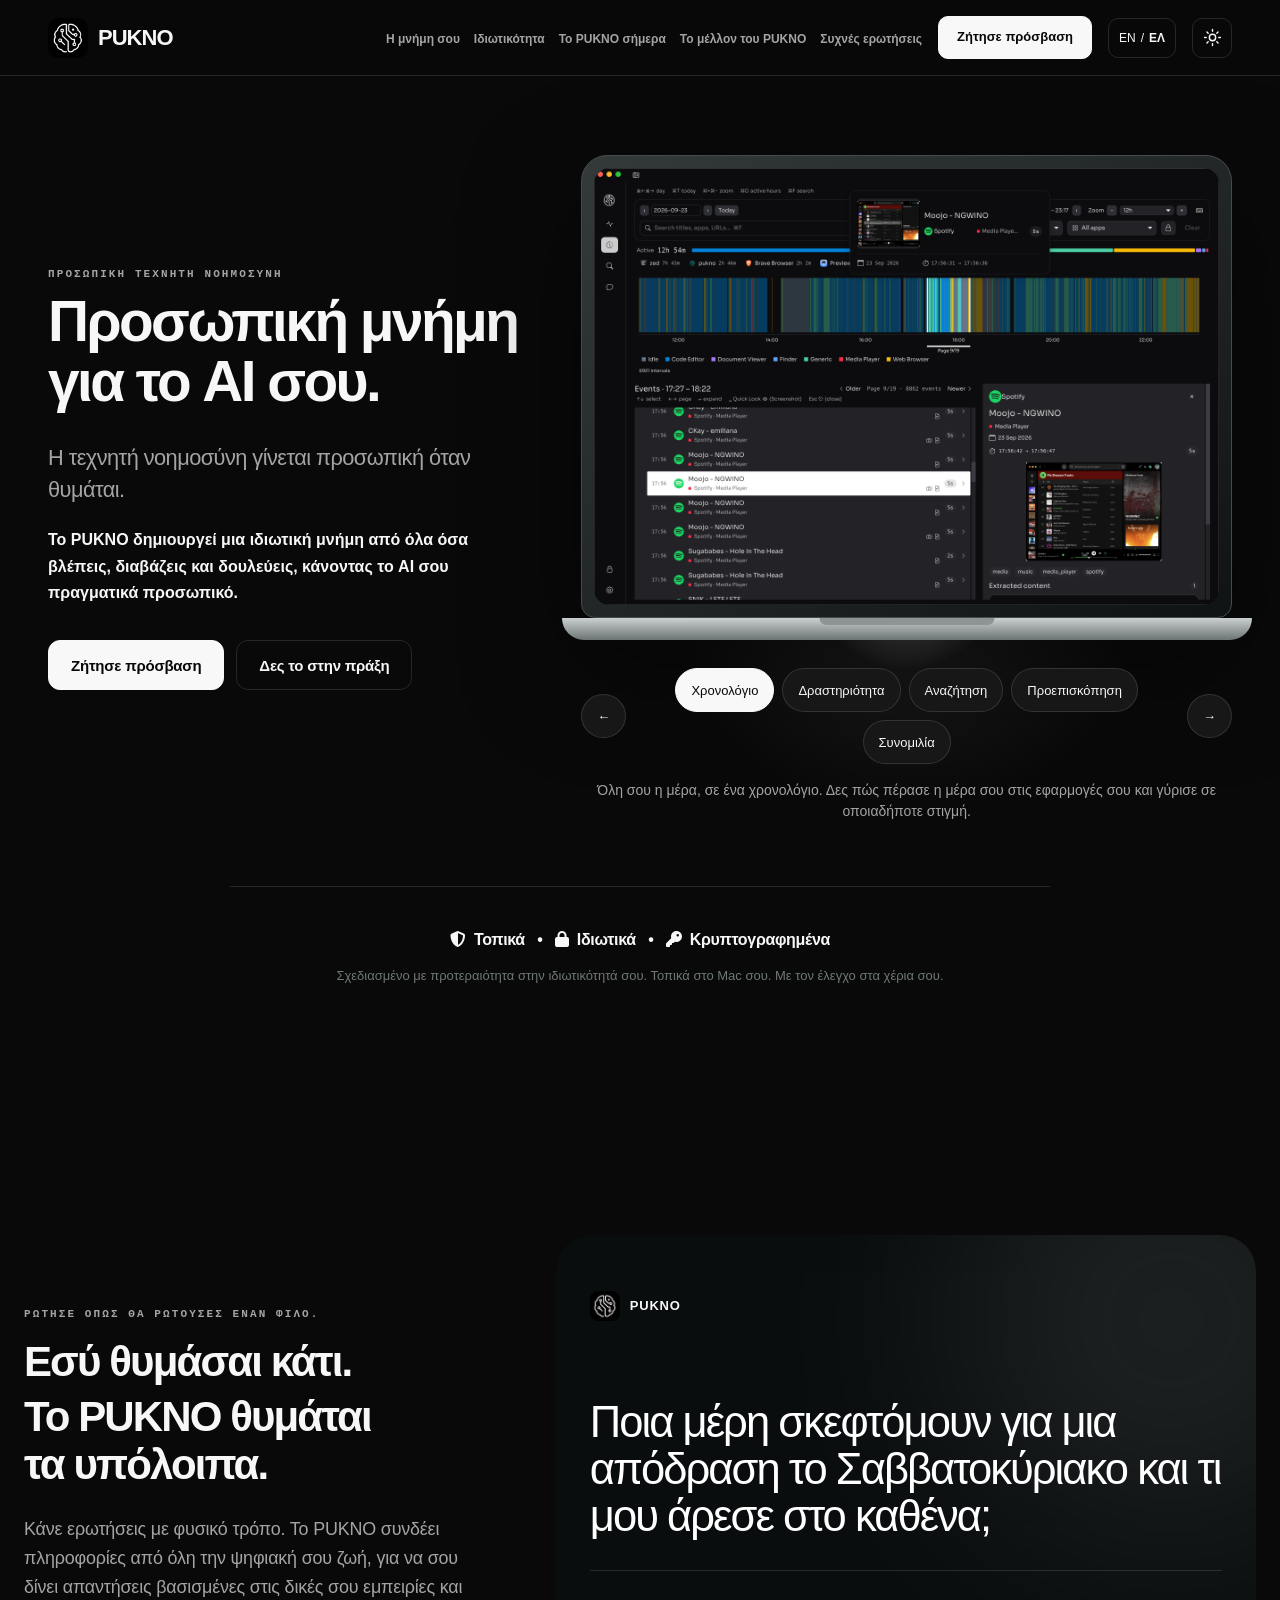
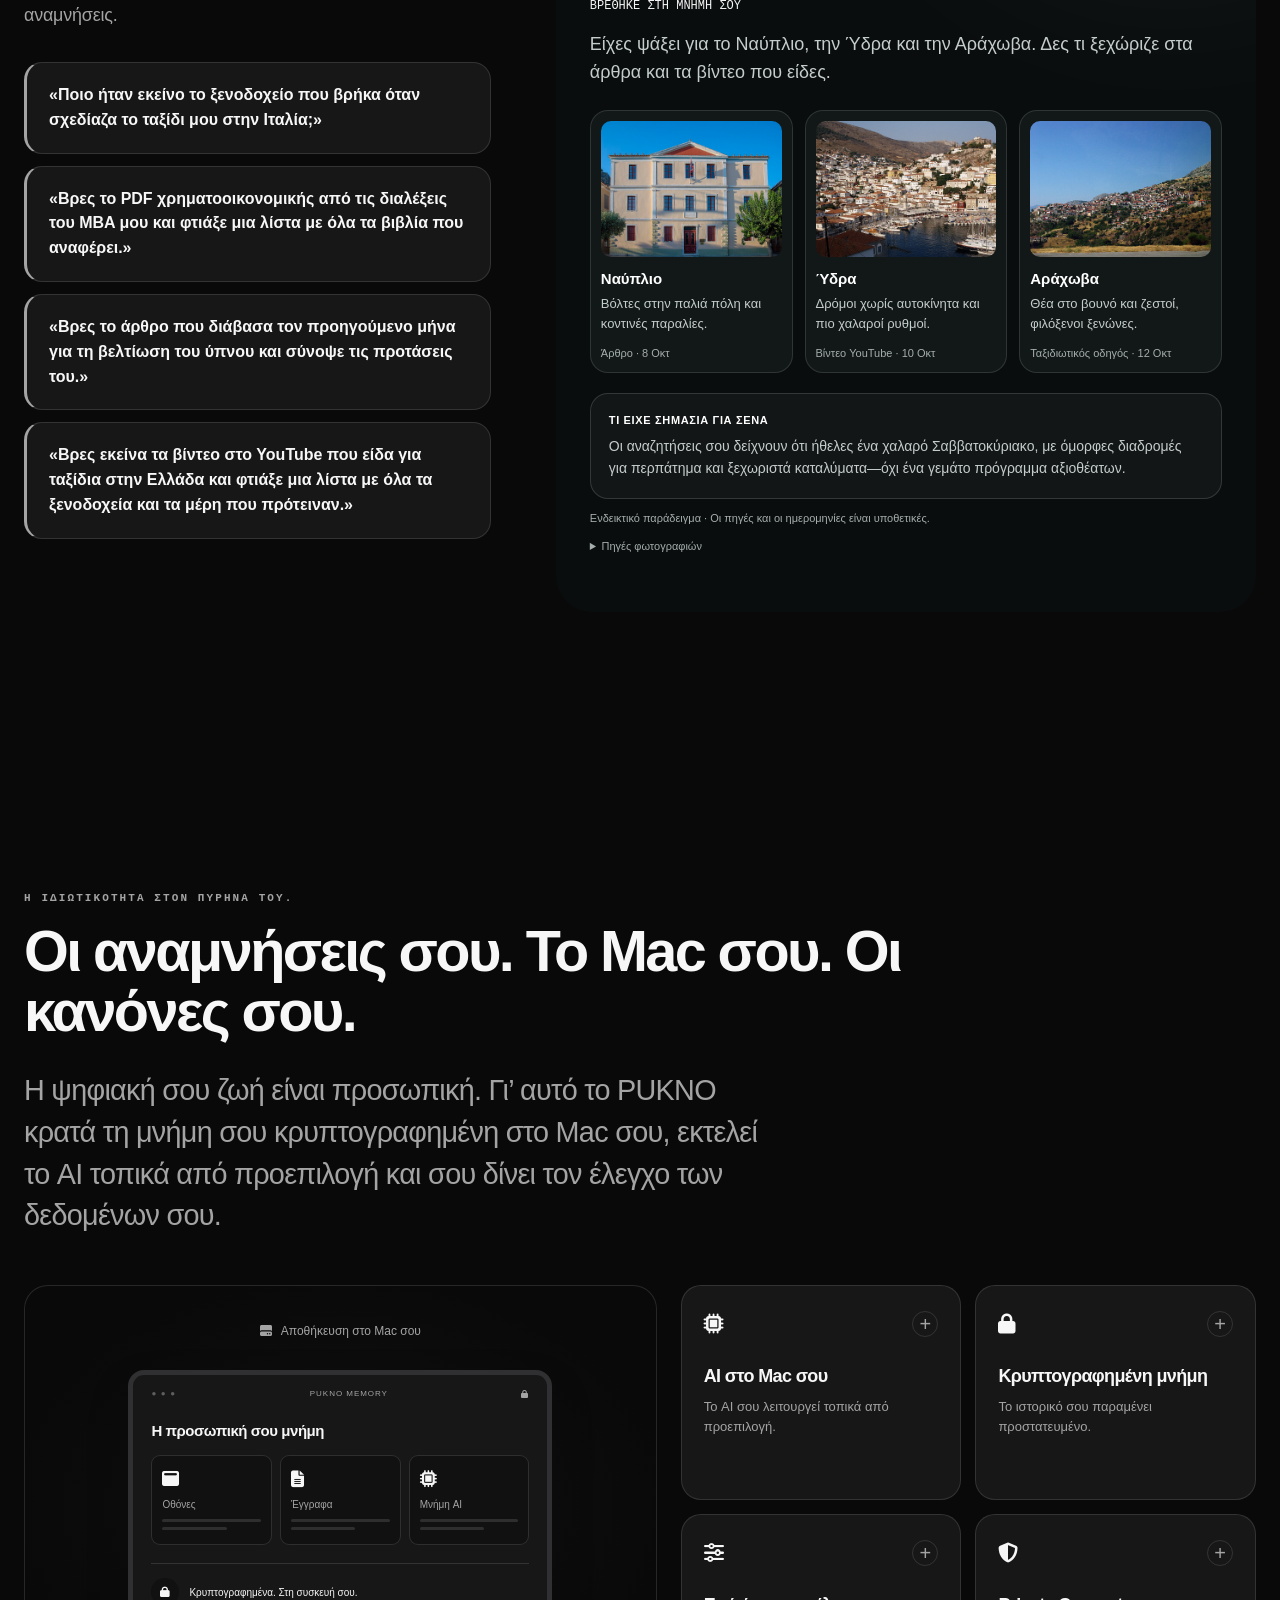
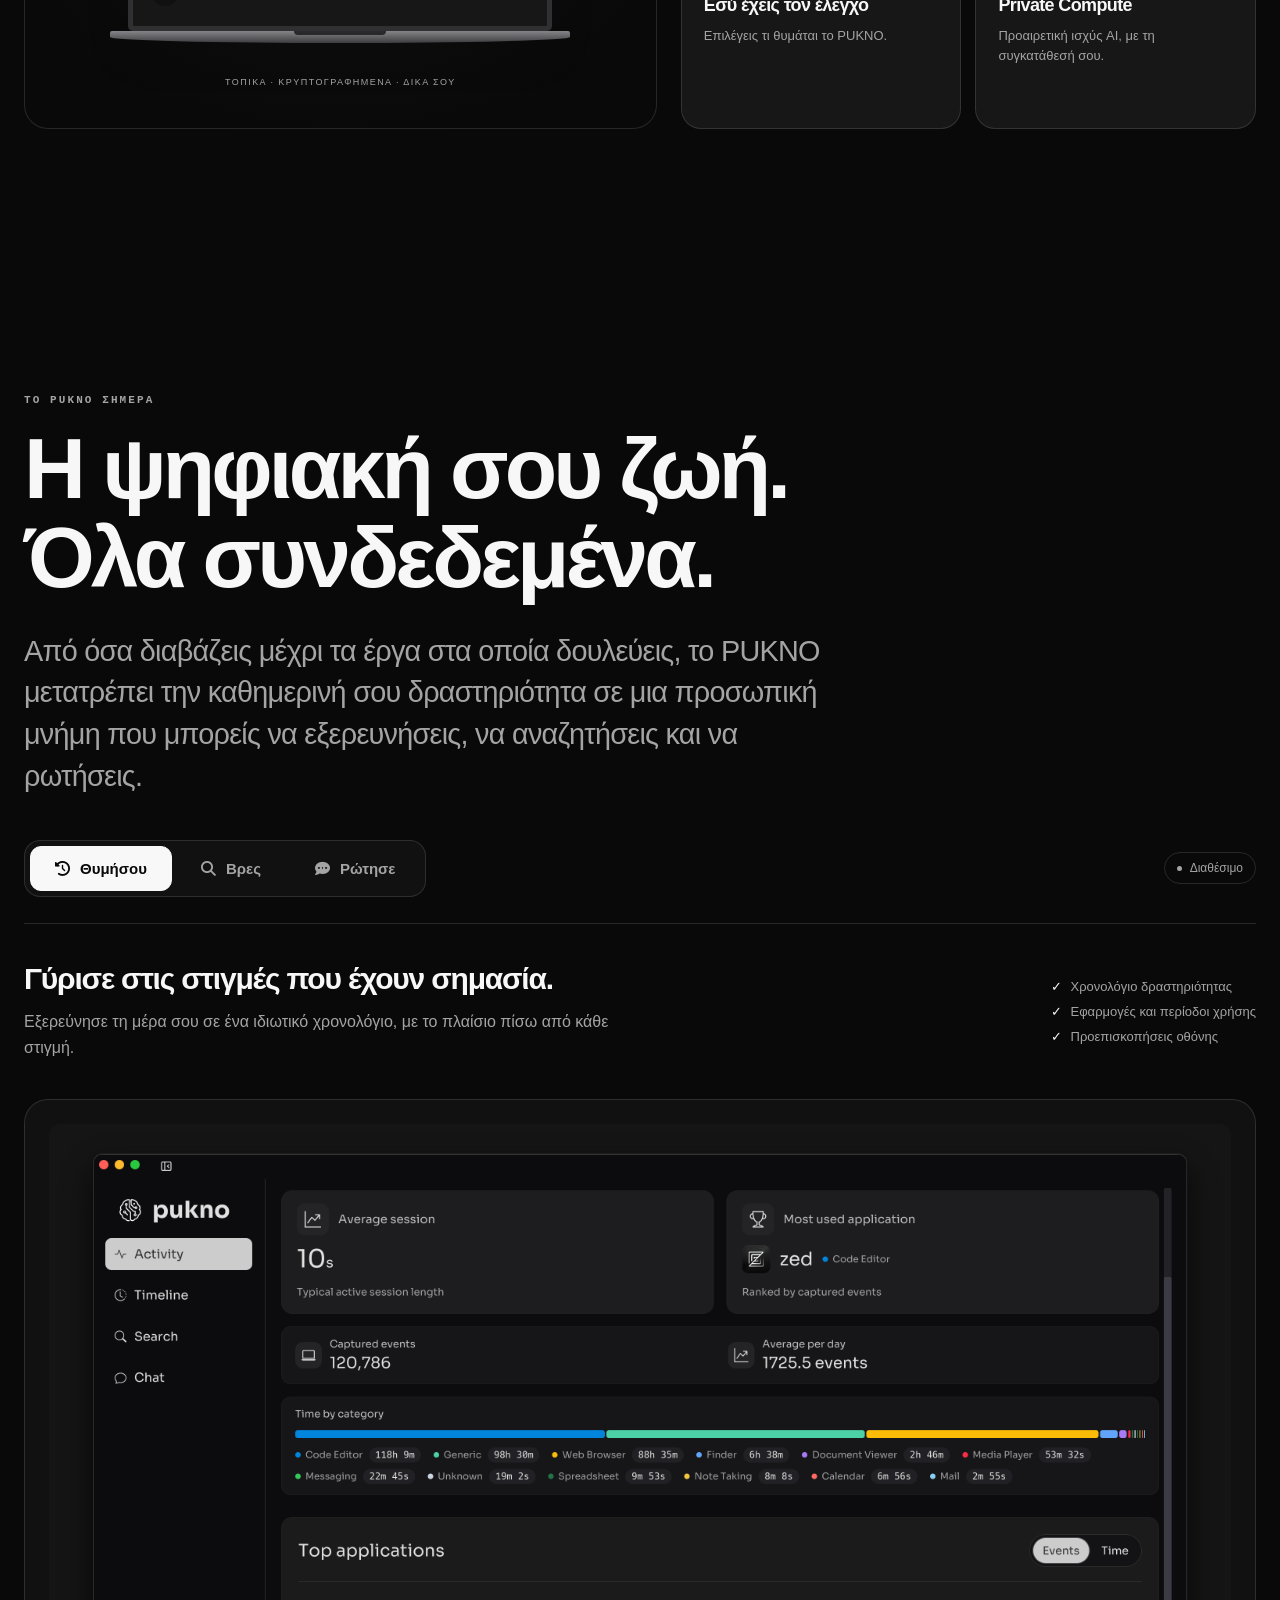
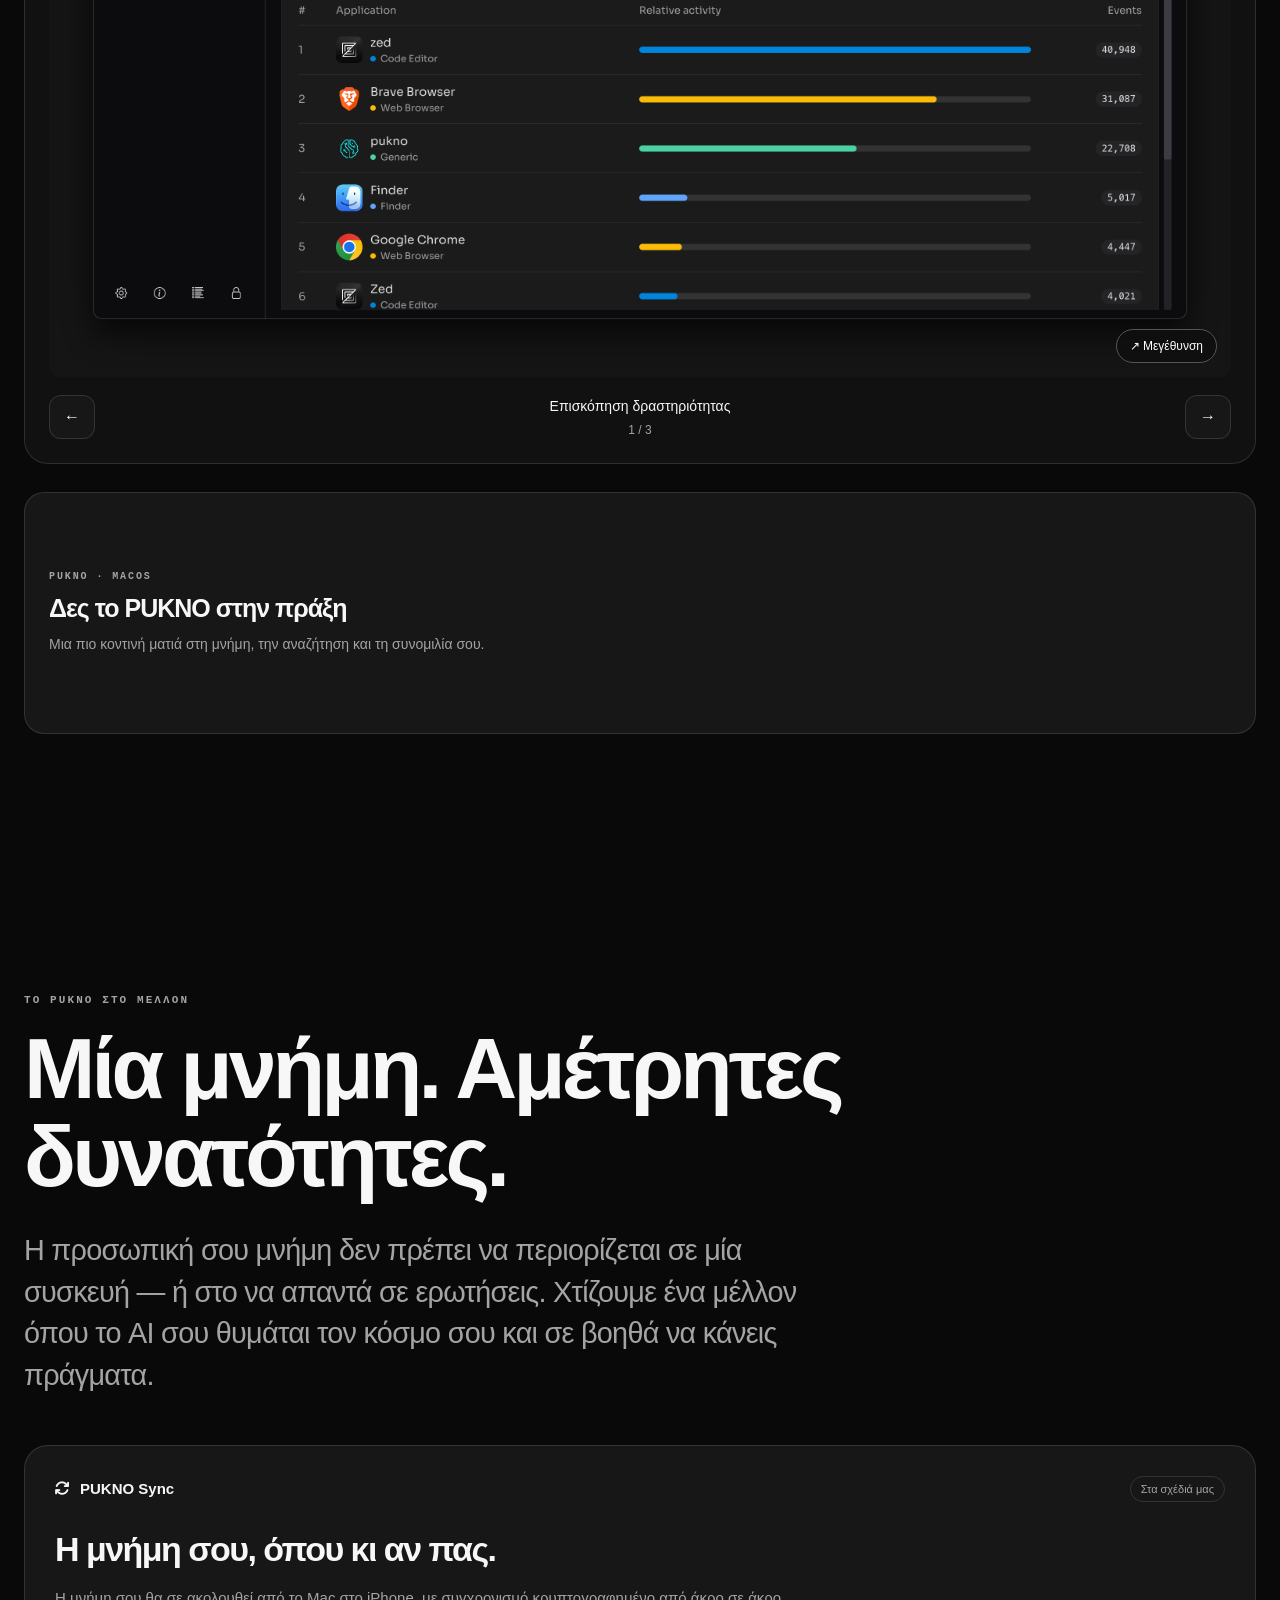
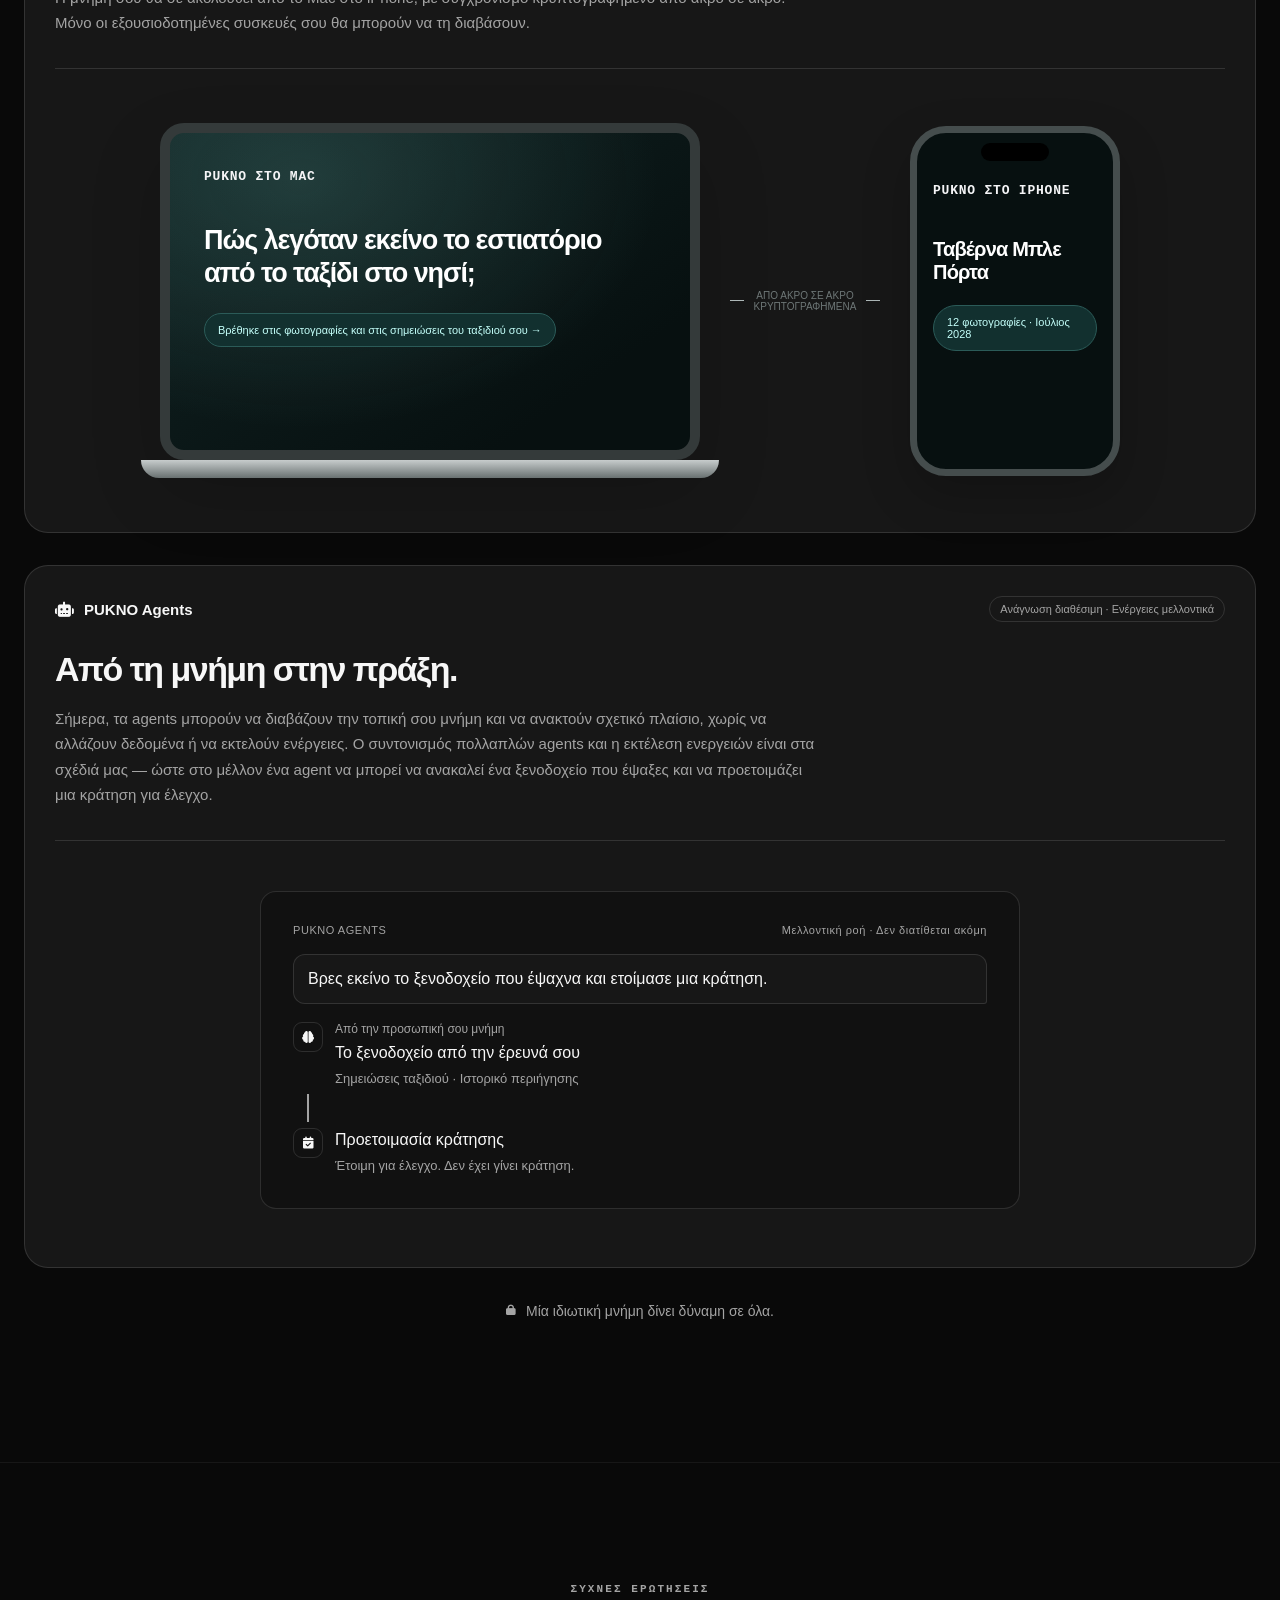
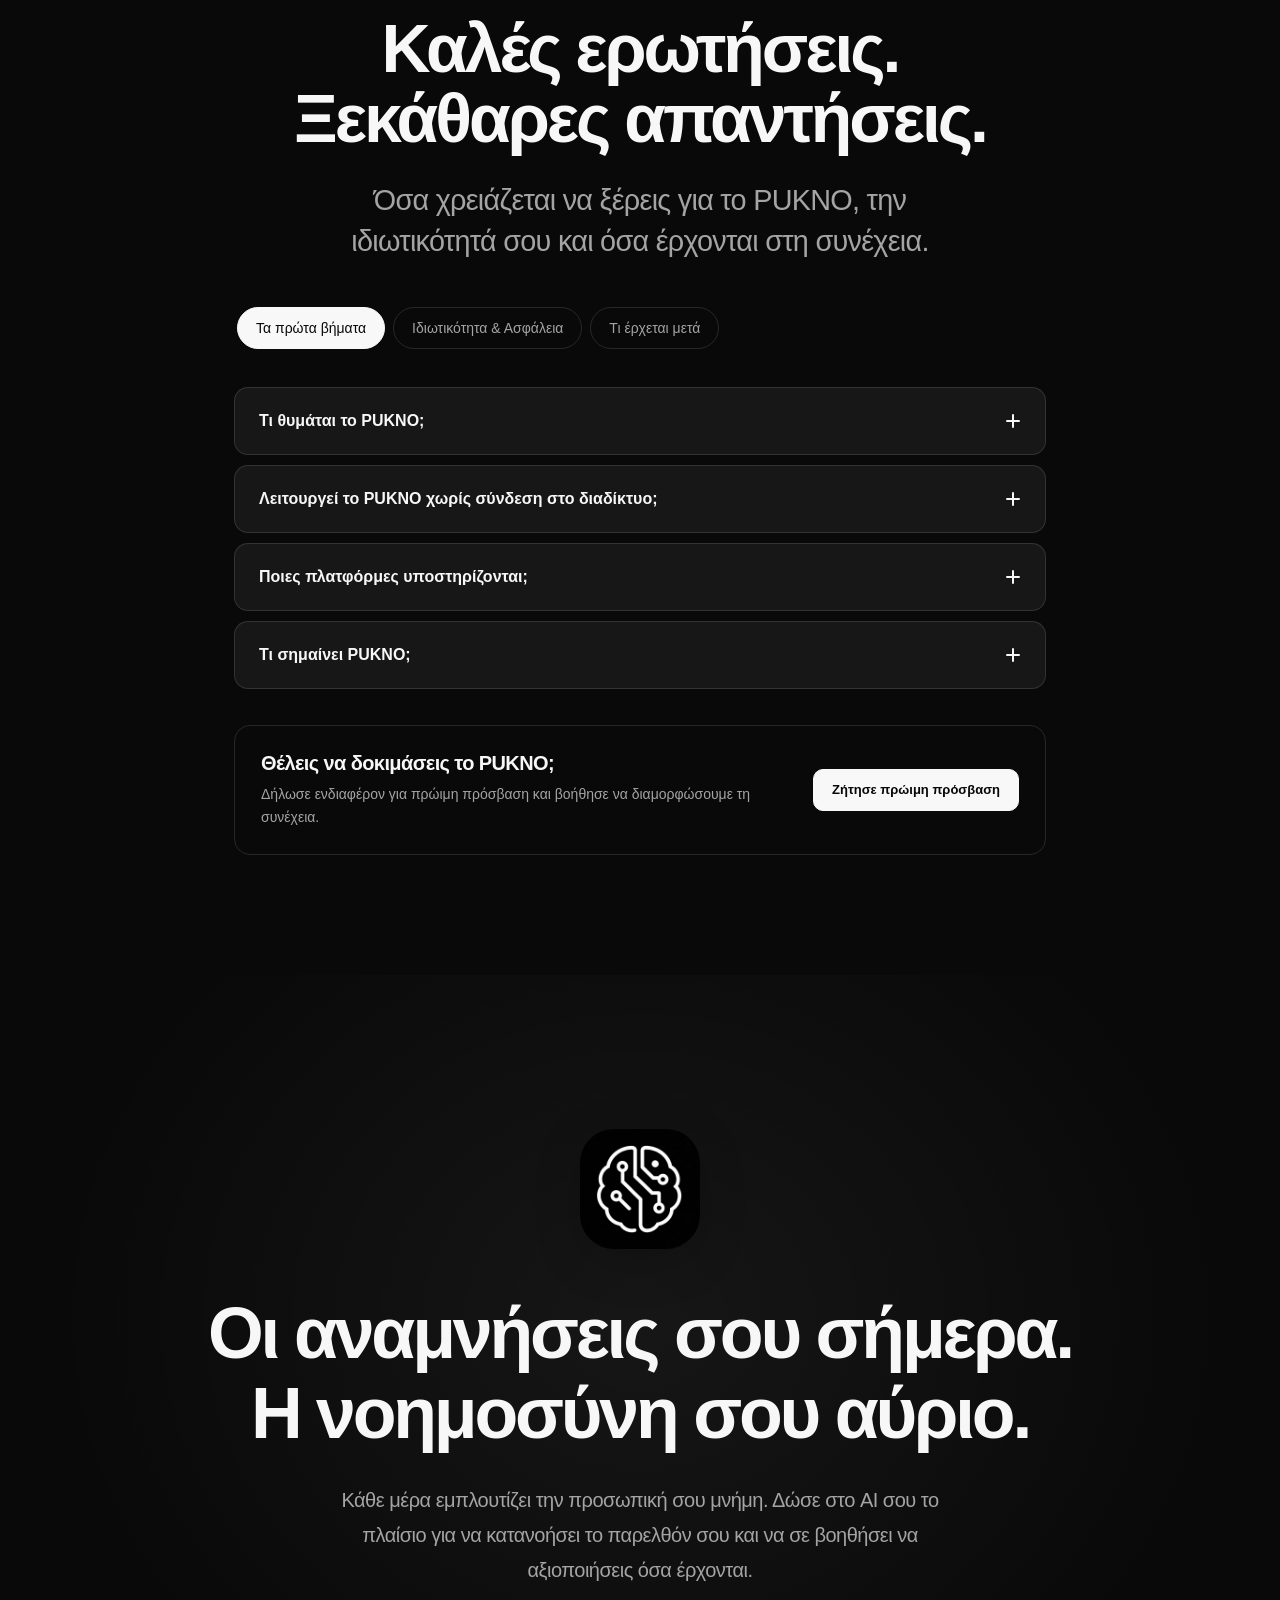
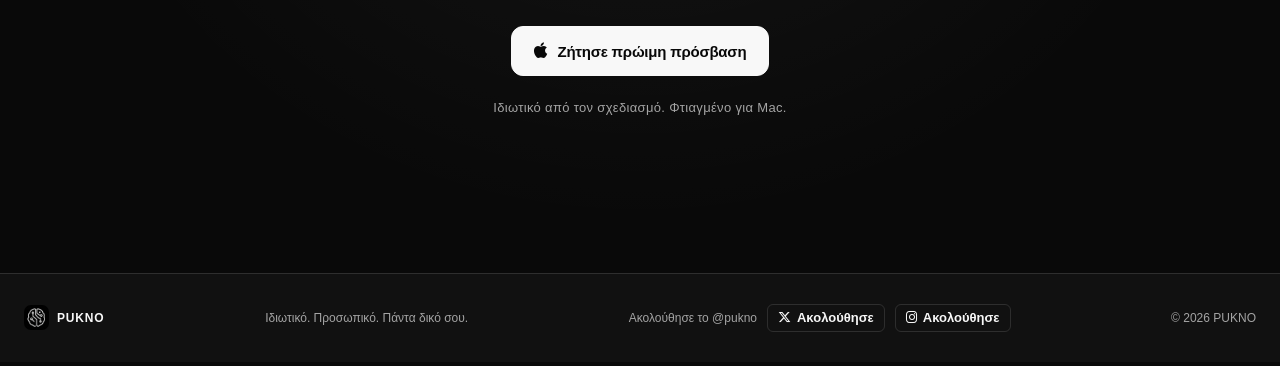
<file: index-el.html>
<!doctype html>
<html lang="el" data-theme="dark">

<head>
    <meta charset="utf-8">
    <meta name="viewport" content="width=device-width, initial-scale=1, viewport-fit=cover">
    <meta name="theme-color" content="#000000">
    <script src="assets/theme-init.js"></script>
    <meta name="description"
        content="Το PUKNO είναι ένας ιδιωτικός, προσωπικός βοηθός AI μνήμης. Θυμάται τις γνώσεις, τις ιδέες και τις στιγμές της ζωής σου — μια φωτογραφία, ένα τραγούδι, ένα email, μια σημείωση. Αρκεί να ρωτήσεις.">
    <title>PUKNO — Η μνήμη σου, πάντα μαζί σου.</title>
    <link rel="canonical" href="https://pukno.ai/index-el.html">
    <link rel="alternate" hreflang="en" href="https://pukno.ai/">
    <link rel="alternate" hreflang="el" href="https://pukno.ai/index-el.html">
    <link rel="alternate" hreflang="x-default" href="https://pukno.ai/">
    <meta property="og:locale" content="el_GR">
    <meta property="og:type" content="website">
    <meta property="og:site_name" content="PUKNO">
    <meta property="og:url" content="https://pukno.ai/index-el.html">
    <meta property="og:title" content="PUKNO — Η μνήμη σου, πάντα μαζί σου.">
    <meta property="og:description"
        content="Το PUKNO είναι ένας ιδιωτικός, προσωπικός βοηθός μνήμης με τεχνητή νοημοσύνη. Θυμάται τις γνώσεις, τις ιδέες και τις στιγμές της ζωής σου — μια φωτογραφία, ένα τραγούδι, ένα email, μια σημείωση. Αρκεί να ρωτήσεις.">
    <meta property="og:image" content="https://pukno.ai/assets/screenshots/darkmode/3_pukno_screen_timeline.png">
    <meta property="og:image:type" content="image/png">
    <meta property="og:image:width" content="3024">
    <meta property="og:image:height" content="2184">
    <meta property="og:image:alt"
        content="Χρονολόγιο ημέρας του PUKNO με δραστηριότητα εφαρμογών, καταγεγραμμένα συμβάντα και επιλεγμένη ανάμνηση Spotify">
    <meta name="twitter:card" content="summary_large_image">
    <meta name="twitter:title" content="PUKNO — Η μνήμη σου, πάντα μαζί σου.">
    <meta name="twitter:description"
        content="Το PUKNO είναι ένας ιδιωτικός, προσωπικός βοηθός μνήμης με τεχνητή νοημοσύνη. Θυμάται τις γνώσεις, τις ιδέες και τις στιγμές της ζωής σου — μια φωτογραφία, ένα τραγούδι, ένα email, μια σημείωση. Αρκεί να ρωτήσεις.">
    <meta name="twitter:image" content="https://pukno.ai/assets/screenshots/darkmode/3_pukno_screen_timeline.png">
    <meta name="twitter:image:alt"
        content="Χρονολόγιο ημέρας του PUKNO με δραστηριότητα εφαρμογών, καταγεγραμμένα συμβάντα και επιλεγμένη ανάμνηση Spotify">
    <link rel="stylesheet" href="https://cdnjs.cloudflare.com/ajax/libs/font-awesome/6.5.0/css/all.min.css"
        crossorigin="anonymous" referrerpolicy="no-referrer" />
    <link rel="stylesheet" href="assets/site.css">
</head>

<body>
    <div class="noise"></div>
    <header class="nav">
        <div class="navin"><a class="brand" href="#top"><img
                    src="assets/pukno-logo-darkmode.JPG" data-dark-src="assets/pukno-logo-darkmode.JPG" data-light-src="assets/pukno-logo-lightmode.JPG"
                    alt="Λογότυπο PUKNO">PUKNO</a>
            <nav class="links" aria-label="Κύρια πλοήγηση">
                <a href="#context" data-nav-link>Η μνήμη σου</a>
                <a href="#privacy" data-nav-link>Ιδιωτικότητα</a>
                <a href="#product" data-nav-link>Το PUKNO σήμερα</a>
                <a href="#future" data-nav-link>Το μέλλον του PUKNO</a>
                <a href="#faq" data-nav-link>Συχνές ερωτήσεις</a>
            </nav>
            <a class="pill" href="#notify" aria-haspopup="dialog">Ζήτησε πρόσβαση</a>
            <a class="language-toggle" href="index.html" hreflang="en" aria-label="Αλλαγή σε αγγλικά"
                title="Αλλαγή σε αγγλικά"><span lang="en">EN</span><span aria-hidden="true">/</span><span lang="el"
                    class="is-current">ΕΛ</span></a>
            <button class="theme-toggle" type="button" aria-label="Εναλλαγή σε φωτεινό θέμα"
                title="Εναλλαγή σε φωτεινό θέμα">
                <svg class="theme-sun" viewBox="0 0 24 24" aria-hidden="true">
                    <circle cx="12" cy="12" r="4" />
                    <path d="M12 2v2m0 16v2M2 12h2m16 0h2M5 5l1.5 1.5m11 11L19 19M5 19l1.5-1.5m11-11L19 5" />
                </svg>
                <svg class="theme-moon" viewBox="0 0 24 24" aria-hidden="true">
                    <path d="M20.5 13.2A8.7 8.7 0 0 1 10.8 3.5 8.8 8.8 0 1 0 20.5 13.2Z" />
                </svg>
            </button>
            <button class="nav-toggle" type="button" aria-label="Άνοιγμα πλοήγησης" aria-expanded="false"
                aria-controls="mobile-navigation">
                <span></span><span></span><span></span>
            </button>
        </div>
        <nav class="mobile-menu" id="mobile-navigation" aria-label="Πλοήγηση για κινητά" hidden>
            <a href="#context" data-nav-link>Η μνήμη σου</a>
            <a href="#privacy" data-nav-link>Ιδιωτικότητα</a>
            <a href="#product" data-nav-link>Το PUKNO σήμερα</a>
            <a href="#future" data-nav-link>Το μέλλον του PUKNO</a>
            <a href="#faq" data-nav-link>Συχνές ερωτήσεις</a>
        </nav>
    </header>
    <main id="top">
        <section class="section dark hero hero--split">
            <div class="container hero-layout">
                <div class="hero-copy">


                    <div class="eyebrow cyan reveal">
                        Προσωπική τεχνητή νοημοσύνη
                    </div>


                    <h1 class="reveal">Προσωπική μνήμη<br><span class="gradient">για το AI σου.</span></h1>

                    <p class="lead reveal">Η τεχνητή νοημοσύνη γίνεται προσωπική όταν θυμάται.</p>
                    <p>
                        <strong>Το PUKNO δημιουργεί μια ιδιωτική μνήμη από όλα όσα βλέπεις, διαβάζεις και δουλεύεις, κάνοντας το AI σου πραγματικά προσωπικό.</strong>
                    </p>





                    <div class="hero-actions reveal"><a class="btn primary" href="#notify" aria-haspopup="dialog">Ζήτησε
                            πρόσβαση</a><a class="btn secondary" href="#product">Δες το στην πράξη</a></div>


                </div>
                <div class="mac-stage reveal" id="hero-slider" role="region" aria-roledescription="carousel"
                    aria-label="Προεπισκοπήσεις του PUKNO">
                    <div class="glow"></div>
                    <div class="mac">
                        <div class="screen-shell">
                            <div class="screen-viewport" id="hero-slides">
                                <figure class="hero-slide hero-slide--fill" id="hero-slide-timeline" role="group"
                                    aria-roledescription="slide" aria-label="1 από 5: Χρονολόγιο"
                                    data-caption="Όλη σου η μέρα, σε ένα χρονολόγιο. Δες πώς πέρασε η μέρα σου στις εφαρμογές σου και γύρισε σε οποιαδήποτε στιγμή.">
                                    <img src="assets/screenshots/darkmode/3_pukno_screen_timeline_sidebar_closed.png"
                                        alt="Χρονολόγιο ημέρας του PUKNO με ιστόγραμμα δραστηριότητας, λίστα συμβάντων και επιλεγμένο συμβάν Spotify"
                                        decoding="async" fetchpriority="high">
                                </figure>
                                <figure class="hero-slide hero-slide--fill" id="hero-slide-activity" role="group"
                                    aria-roledescription="slide" aria-label="2 από 5: Δραστηριότητα"
                                    data-caption="Η δραστηριότητά σου με μια ματιά. Δες πόσο χρόνο αφιερώνεις, πόσες δραστηριότητες καταγράφηκαν και ποιες εφαρμογές χρησιμοποιείς περισσότερο."
                                    hidden>
                                    <img src="assets/screenshots/darkmode/2_pukno_screen_activity_sidebar_closed.png"
                                        alt="Επισκόπηση δραστηριότητας του PUKNO με συνολικά συμβάντα, ενεργό χρόνο και συχνά χρησιμοποιούμενες εφαρμογές"
                                        decoding="async" loading="lazy">
                                </figure>

                                <figure class="hero-slide hero-slide--fill" id="hero-slide-search" role="group"
                                    aria-roledescription="slide" aria-label="3 από 5: Αναζήτηση"
                                    data-caption="Βρες ακριβώς αυτό που ψάχνεις. Αναζήτησε στο ιστορικό σου και περιόρισε τα αποτελέσματα με φίλτρα."
                                    hidden>
                                    <img src="assets/screenshots/darkmode/3_pukno_screen_timeline_search_sidebar_closed.png"
                                        alt="Αποτελέσματα αναζήτησης για Rust στο χρονολόγιο του PUKNO με φίλτρα δραστηριότητας και ημερομηνίας"
                                        decoding="async" loading="lazy">
                                </figure>
                                <figure class="hero-slide hero-slide--fill" id="hero-slide-quick-look" role="group"
                                    aria-roledescription="slide" aria-label="4 από 5: Προεπισκόπηση"
                                    data-caption="Ξαναδές όσα είδες. Δες ξανά οποιοδήποτε αποθηκευμένο στιγμιότυπο της οθόνης σου."
                                    hidden>
                                    <img src="assets/screenshots/darkmode/3_pukno_screen_timeline_search_quicklook_sidebar_closed.png"
                                        alt="Προεπισκόπηση του PUKNO με καταγεγραμμένο στιγμιότυπο του Spotify"
                                        decoding="async" loading="lazy">
                                </figure>
                                <figure class="hero-slide hero-slide--fill" id="hero-slide-chat" role="group"
                                    aria-roledescription="slide" aria-label="5 από 5: Συνομιλία"
                                    data-caption="Η τεχνητή νοημοσύνη, στο Mac σου. Επίλεξε το μοντέλο AI που προτιμάς και διατήρησε τις συνομιλίες σου δίπλα στο ιστορικό της δραστηριότητάς σου."
                                    hidden>
                                    <img src="assets/screenshots/darkmode/5_pukno_screen_chat_timeline_sidebar_closed.png"
                                        alt="Συνομιλία του PUKNO που ανακαλεί τη δραστηριότητα του προηγούμενου απογεύματος, με συμβάντα και χρονικές σημάνσεις"
                                        decoding="async" loading="lazy">
                                </figure>


                            </div>
                        </div>
                        <div class="base"></div>
                    </div>
                    <div class="hero-slider-controls">
                        <button type="button" data-slide-prev aria-label="Προηγούμενη προεπισκόπηση"
                            aria-controls="hero-slides">←</button>
                        <div class="hero-slide-options" role="group" aria-label="Επιλογή προεπισκόπησης">
                            <button type="button" data-slide="0" aria-controls="hero-slide-timeline"
                                aria-pressed="true">Χρονολόγιο</button>
                            <button type="button" data-slide="1" aria-controls="hero-slide-activity"
                                aria-pressed="false">Δραστηριότητα</button>

                            <button type="button" data-slide="2" aria-controls="hero-slide-search"
                                aria-pressed="false">Αναζήτηση</button>
                            <button type="button" data-slide="3" aria-controls="hero-slide-quick-look"
                                aria-pressed="false">Προεπισκόπηση</button>
                            <button type="button" data-slide="4" aria-controls="hero-slide-chat"
                                aria-pressed="false">Συνομιλία</button>

                        </div>
                        <button type="button" data-slide-next aria-label="Επόμενη προεπισκόπηση"
                            aria-controls="hero-slides">→</button>
                    </div>
                    <p class="hero-slide-caption" id="hero-slide-caption" aria-live="polite" aria-atomic="true">Όλη σου
                        η μέρα, σε ένα χρονολόγιο. Δες πώς πέρασε η μέρα σου στις εφαρμογές σου και γύρισε σε
                        οποιαδήποτε στιγμή.</p>
                </div>
            </div>
            <div class="container">
                <div class="hero-details">
                    <div class="hero-sub-wrap reveal">

                        <p class="hero-sub" style="font-size:16px;">
                            <span><i class="fa-solid fa-shield-halved"></i>&nbsp;&nbsp;Τοπικά </span>&nbsp; • &nbsp;
                            <span><i class="fa-solid fa-lock"></i>&nbsp;&nbsp;Ιδιωτικά </span>&nbsp; • &nbsp;
                            <span><i class="fa-solid fa-key"></i>&nbsp;&nbsp;Κρυπτογραφημένα </span>
                        </p>
                    </div>
                    <p class="small-note reveal">Σχεδιασμένο με προτεραιότητα στην ιδιωτικότητά σου. Τοπικά στο Mac σου.
                        Με τον έλεγχο στα χέρια σου.</p>
                </div>
            </div>
        </section>















        <section class="section light ask" id="context">
            <div class="container">
                <div class="ask-wrap">
                    <div>
                        <div class="eyebrow reveal">Ρώτησε όπως θα ρωτούσες έναν φίλο.</div>
                        <h2 class="display reveal"><span>Εσύ θυμάσαι κάτι.</span><span>Το PUKNO θυμάται τα υπόλοιπα.</span></h2>
                        <p class="lead reveal">Κάνε ερωτήσεις με φυσικό τρόπο. Το PUKNO συνδέει πληροφορίες από όλη την ψηφιακή σου ζωή, για να σου δίνει απαντήσεις βασισμένες στις δικές σου εμπειρίες και αναμνήσεις.</p>
                        <div class="ask-list reveal">
                            <div>«Ποιο ήταν εκείνο το ξενοδοχείο που βρήκα όταν σχεδίαζα το ταξίδι μου στην Ιταλία;»</div>
                            <div>«Βρες το PDF χρηματοοικονομικής από τις διαλέξεις του MBA μου και φτιάξε μια λίστα με όλα τα βιβλία που αναφέρει.»</div>
                            <div>«Βρες το άρθρο που διάβασα τον προηγούμενο μήνα για τη βελτίωση του ύπνου και σύνοψε τις προτάσεις του.»</div>
                            <div>«Βρες εκείνα τα βίντεο στο YouTube που είδα για ταξίδια στην Ελλάδα και φτιάξε μια λίστα με όλα τα ξενοδοχεία και τα μέρη που πρότειναν.»</div>
                        </div>
                    </div>
                    <div class="phone-card reveal">
                        <div class="assistant-mark"><img
                                src="assets/pukno-logo-darkmode.JPG" data-dark-src="assets/pukno-logo-darkmode.JPG" data-light-src="assets/pukno-logo-lightmode.JPG"
                                alt="">PUKNO</div>
                        <div class="bigq">Ποια μέρη σκεφτόμουν για μια απόδραση το Σαββατοκύριακο και τι μου άρεσε στο καθένα;</div>
                        <div class="response">
                            <div class="response-label">ΒΡΕΘΗΚΕ ΣΤΗ ΜΝΗΜΗ ΣΟΥ</div>
                            <p>Είχες ψάξει για το Ναύπλιο, την Ύδρα και την Αράχωβα. Δες τι ξεχώριζε στα άρθρα και τα βίντεο που είδες.</p>
                            <div class="destination-results">
                                <article class="destination-card">
                                    <img src="assets/destinations/nafplio.jpg" alt="Το Δημαρχείο Ναυπλίου στην παλιά πόλη" width="960" height="640" loading="lazy" decoding="async">
                                    <h3>Ναύπλιο</h3>
                                    <p>Βόλτες στην παλιά πόλη και κοντινές παραλίες.</p>
                                    <small>Άρθρο · 8 Οκτ</small>
                                </article>
                                <article class="destination-card">
                                    <img src="assets/destinations/hydra.jpg" alt="Η πόλη και το λιμάνι της Ύδρας" width="960" height="634" loading="lazy" decoding="async">
                                    <h3>Ύδρα</h3>
                                    <p>Δρόμοι χωρίς αυτοκίνητα και πιο χαλαροί ρυθμοί.</p>
                                    <small>Βίντεο YouTube · 10 Οκτ</small>
                                </article>
                                <article class="destination-card">
                                    <img src="assets/destinations/arachova.jpg" alt="Η Αράχωβα στην πλαγιά του βουνού" width="960" height="638" loading="lazy" decoding="async">
                                    <h3>Αράχωβα</h3>
                                    <p>Θέα στο βουνό και ζεστοί, φιλόξενοι ξενώνες.</p>
                                    <small>Ταξιδιωτικός οδηγός · 12 Οκτ</small>
                                </article>
                            </div>
                            <aside class="destination-insight">
                                <h3>ΤΙ ΕΙΧΕ ΣΗΜΑΣΙΑ ΓΙΑ ΣΕΝΑ</h3>
                                <p>Οι αναζητήσεις σου δείχνουν ότι ήθελες ένα χαλαρό Σαββατοκύριακο, με όμορφες διαδρομές για περπάτημα και ξεχωριστά καταλύματα—όχι ένα γεμάτο πρόγραμμα αξιοθέατων.</p>
                            </aside>
                            <p class="destination-demo">Ενδεικτικό παράδειγμα · Οι πηγές και οι ημερομηνίες είναι υποθετικές.</p>
                            <details class="destination-credits">
                                <summary>Πηγές φωτογραφιών</summary>
                                <p>Μικρογραφίες από το Wikimedia Commons, με περικοπή για την προβολή. Οι άδειες αφορούν μόνο τις φωτογραφίες.</p>
                                <ul>
                                    <li><a href="https://commons.wikimedia.org/wiki/File:Δημαρχείο_Ναυπλίου,_Nafplio_Town_Hall.jpg">Nafplio Town Hall — Apaleutos25</a> · <a href="https://creativecommons.org/licenses/by-sa/4.0/">CC BY-SA 4.0</a></li>
                                    <li><a href="https://commons.wikimedia.org/wiki/File:Hydra_town_01.jpg">Hydra town — Herbert Ortner, Vienna, Austria</a> · <a href="https://creativecommons.org/licenses/by/3.0/">CC BY 3.0</a></li>
                                    <li><a href="https://commons.wikimedia.org/wiki/File:GR-arachova.jpg">Arachova — User: Bgabel at wikivoyage shared</a> · <a href="https://creativecommons.org/licenses/by-sa/3.0/">CC BY-SA 3.0</a></li>
                                </ul>
                            </details>
                        </div>
                    </div>
                </div>
            </div>
        </section>





        <section class="section dark privacy" id="privacy" aria-labelledby="privacy-heading">
            <div class="container">
                <div class="privacy-heading">
                    <div class="eyebrow cyan reveal">Η ιδιωτικότητα στον πυρήνα του.</div>
                    <h2 class="display reveal" id="privacy-heading">Οι αναμνήσεις σου. Το Mac σου. Οι κανόνες σου.</h2>
                    <p class="lead reveal">Η ψηφιακή σου ζωή είναι προσωπική. Γι’ αυτό το PUKNO κρατά τη μνήμη σου κρυπτογραφημένη στο Mac σου, εκτελεί το AI τοπικά από προεπιλογή και σου δίνει τον έλεγχο των δεδομένων σου.</p>
                </div>
                <div class="privacy-layout">
                    <div class="privacy-mac-stage" role="img" aria-label="Απεικόνιση οθονών, εγγράφων και μνήμης AI κρυπτογραφημένων μέσα στο Mac σου">
                        <div class="privacy-local" aria-hidden="true"><i class="fa-solid fa-hard-drive"></i> Αποθήκευση στο Mac σου</div>
                        <div class="privacy-mac" aria-hidden="true">
                            <div class="privacy-mac-screen">
                                <div class="privacy-window-bar"><span>● ● ●</span><span>PUKNO MEMORY</span><i class="fa-solid fa-lock"></i></div>
                                <div class="privacy-memory-title">Η προσωπική σου μνήμη</div>
                                <div class="privacy-memory-items"><div class="privacy-memory-item"><i class="fa-solid fa-window-maximize"></i><span>Οθόνες</span><b></b><b></b></div><div class="privacy-memory-item"><i class="fa-solid fa-file-lines"></i><span>Έγγραφα</span><b></b><b></b></div><div class="privacy-memory-item"><i class="fa-solid fa-microchip"></i><span>Μνήμη AI</span><b></b><b></b></div></div>
                                <div class="privacy-vault"><span><i class="fa-solid fa-lock"></i></span><strong>Κρυπτογραφημένα. Στη συσκευή σου.</strong></div>
                            </div>
                            <div class="privacy-mac-base"></div>
                        </div>
                        <div class="privacy-device-caption" aria-hidden="true">ΤΟΠΙΚΑ · ΚΡΥΠΤΟΓΡΑΦΗΜΕΝΑ · ΔΙΚΑ ΣΟΥ</div>
                    </div>
                    <div class="privacy-cards">
                        <button class="privacy-card" type="button" id="privacy-trigger-0" aria-expanded="false" aria-controls="privacy-detail-0" data-privacy-card>
                            <span class="privacy-card-top"><i class="fa-solid fa-microchip" aria-hidden="true"></i><span class="privacy-plus" aria-hidden="true">+</span></span>
                            <span class="privacy-card-title">AI στο Mac σου</span>
                            <span class="privacy-card-summary">Το AI σου λειτουργεί τοπικά από προεπιλογή.</span>
                        </button>
                        <button class="privacy-card" type="button" id="privacy-trigger-1" aria-expanded="false" aria-controls="privacy-detail-1" data-privacy-card>
                            <span class="privacy-card-top"><i class="fa-solid fa-lock" aria-hidden="true"></i><span class="privacy-plus" aria-hidden="true">+</span></span>
                            <span class="privacy-card-title">Κρυπτογραφημένη μνήμη</span>
                            <span class="privacy-card-summary">Το ιστορικό σου παραμένει προστατευμένο.</span>
                        </button>
                        <button class="privacy-card" type="button" id="privacy-trigger-2" aria-expanded="false" aria-controls="privacy-detail-2" data-privacy-card>
                            <span class="privacy-card-top"><i class="fa-solid fa-sliders" aria-hidden="true"></i><span class="privacy-plus" aria-hidden="true">+</span></span>
                            <span class="privacy-card-title">Εσύ έχεις τον έλεγχο</span>
                            <span class="privacy-card-summary">Επιλέγεις τι θυμάται το PUKNO.</span>
                        </button>
                        <button class="privacy-card" type="button" id="privacy-trigger-3" aria-expanded="false" aria-controls="privacy-detail-3" data-privacy-card>
                            <span class="privacy-card-top"><i class="fa-solid fa-shield-halved" aria-hidden="true"></i><span class="privacy-plus" aria-hidden="true">+</span></span>
                            <span class="privacy-card-title">Private Compute</span>
                            <span class="privacy-card-summary">Προαιρετική ισχύς AI, με τη συγκατάθεσή σου.</span>
                        </button>
                    </div>
                </div>
                <div class="privacy-details">
                    <div class="privacy-detail" id="privacy-detail-0" role="region" aria-labelledby="privacy-trigger-0" hidden>
                        <div class="privacy-detail-inner"><span class="privacy-detail-icon" aria-hidden="true"><i class="fa-solid fa-microchip"></i></span><div><h3>AI στο Mac σου</h3><p>Τα μοντέλα AI επεξεργάζονται το προσωπικό σου πλαίσιο απευθείας στο Mac σου. Από προεπιλογή, οι ερωτήσεις και οι αναμνήσεις σου παραμένουν στη συσκευή σου, αντί να αποστέλλονται σε μια απομακρυσμένη υπηρεσία AI.</p></div></div>
                    </div>
                    <div class="privacy-detail" id="privacy-detail-1" role="region" aria-labelledby="privacy-trigger-1" hidden>
                        <div class="privacy-detail-inner"><span class="privacy-detail-icon" aria-hidden="true"><i class="fa-solid fa-lock"></i></span><div><h3>Κρυπτογραφημένη μνήμη</h3><p>Το προσωπικό σου ιστορικό αποθηκεύεται τοπικά και κρυπτογραφημένα στο Mac σου. Οι οθόνες, τα έγγραφα και το πλαίσιο που κάνει τη μνήμη σου χρήσιμη παραμένουν προστατευμένα, εκεί όπου δημιουργήθηκαν.</p></div></div>
                    </div>
                    <div class="privacy-detail" id="privacy-detail-2" role="region" aria-labelledby="privacy-trigger-2" hidden>
                        <div class="privacy-detail-inner"><span class="privacy-detail-icon" aria-hidden="true"><i class="fa-solid fa-sliders"></i></span><div><h3>Εσύ έχεις τον έλεγχο</h3><p>Εσύ αποφασίζεις τι γίνεται μέρος της προσωπικής σου μνήμης. Με τις ρυθμίσεις ιδιωτικότητας του PUKNO ελέγχεις τι θυμάται, κρατώντας το προσωπικό σου πλαίσιο με τους δικούς σου όρους.</p></div></div>
                    </div>
                    <div class="privacy-detail" id="privacy-detail-3" role="region" aria-labelledby="privacy-trigger-3" hidden>
                        <div class="privacy-detail-inner"><span class="privacy-detail-icon" aria-hidden="true"><i class="fa-solid fa-shield-halved"></i></span><div><h3>Private Compute</h3><p>Το Private Compute σχεδιάζεται για εργασίες που χρειάζονται μεγαλύτερα μοντέλα AI. Η απομακρυσμένη επεξεργασία θα είναι προαιρετική και θα απαιτεί τη ρητή συγκατάθεσή σου, σε προστατευμένα περιβάλλοντα εμπιστευτικής υπολογιστικής. Το τοπικό AI παραμένει η προεπιλογή.</p></div></div>
                    </div>
                </div>
            </div>
        </section>

        <section class="section dark today" id="product" aria-labelledby="today-heading">
            <div class="container">
                <div class="today-intro">
                    <div class="eyebrow cyan reveal">Το PUKNO σήμερα</div>
                    <h2 class="display reveal" id="today-heading">Η ψηφιακή σου ζωή. Όλα συνδεδεμένα.</h2>
                    <p class="lead reveal">Από όσα διαβάζεις μέχρι τα έργα στα οποία δουλεύεις, το PUKNO μετατρέπει την καθημερινή σου δραστηριότητα σε μια προσωπική μνήμη που μπορείς να εξερευνήσεις, να αναζητήσεις και να ρωτήσεις.</p>
                </div>
                <div class="today-interactive">
                    <div class="today-controls"><div class="today-tabs" role="tablist" aria-label="Εξερεύνησε τις λειτουργίες του PUKNO"><button type="button" class="today-tab" role="tab" id="today-tab-remember" aria-controls="today-panel-remember" aria-selected="true" tabindex="0"><i class="fa-solid fa-clock-rotate-left" aria-hidden="true"></i>Θυμήσου</button><button type="button" class="today-tab" role="tab" id="today-tab-find" aria-controls="today-panel-find" aria-selected="false" tabindex="-1"><i class="fa-solid fa-magnifying-glass" aria-hidden="true"></i>Βρες</button><button type="button" class="today-tab" role="tab" id="today-tab-ask" aria-controls="today-panel-ask" aria-selected="false" tabindex="-1"><i class="fa-solid fa-comment-dots" aria-hidden="true"></i>Ρώτησε</button></div><span class="today-available"><span aria-hidden="true"></span>Διαθέσιμο</span></div>
                    <div class="today-panel" role="tabpanel" id="today-panel-remember" aria-labelledby="today-tab-remember" tabindex="0">
                        <div class="today-panel-copy"><div><h3>Γύρισε στις στιγμές που έχουν σημασία.</h3><p>Εξερεύνησε τη μέρα σου σε ένα ιδιωτικό χρονολόγιο, με το πλαίσιο πίσω από κάθε στιγμή.</p></div><ul class="today-highlights"><li>Χρονολόγιο δραστηριότητας</li><li>Εφαρμογές και περίοδοι χρήσης</li><li>Προεπισκοπήσεις οθόνης</li></ul></div>
                        <figure class="today-showcase" data-gallery aria-label="Στιγμιότυπα του PUKNO">
                        <div class="gallery-viewport">
                        <button type="button" class="gallery-slide" data-caption="Επισκόπηση δραστηριότητας" aria-label="Μεγέθυνση: Επισκόπηση δραστηριότητας" aria-haspopup="dialog"><img src="assets/screenshots/darkmode/2_pukno_screen_activity_more_content.png" alt="Επισκόπηση δραστηριότητας" loading="lazy" decoding="async" width="3024" height="2184"><span class="gallery-expand" aria-hidden="true">↗ Μεγέθυνση</span></button>
                        <button type="button" class="gallery-slide" data-caption="Η μέρα σου σε ένα χρονολόγιο" aria-label="Μεγέθυνση: Η μέρα σου σε ένα χρονολόγιο" aria-haspopup="dialog" hidden><img src="assets/screenshots/darkmode/3_pukno_screen_timeline.png" alt="Η μέρα σου σε ένα χρονολόγιο" loading="lazy" decoding="async" width="3024" height="2184"><span class="gallery-expand" aria-hidden="true">↗ Μεγέθυνση</span></button>
                        <button type="button" class="gallery-slide" data-caption="Δες μια καταγεγραμμένη στιγμή" aria-label="Μεγέθυνση: Δες μια καταγεγραμμένη στιγμή" aria-haspopup="dialog" hidden><img src="assets/screenshots/darkmode/3_pukno_screen_timeline_quicklook.png" alt="Δες μια καταγεγραμμένη στιγμή" loading="lazy" decoding="async" width="3024" height="2184"><span class="gallery-expand" aria-hidden="true">↗ Μεγέθυνση</span></button>
                        </div>
                        <figcaption class="gallery-controls"><button type="button" data-gallery-prev aria-label="Προηγούμενη εικόνα">←</button><p aria-live="polite" aria-atomic="true"><span data-gallery-caption>Επισκόπηση δραστηριότητας</span><span class="gallery-count" data-gallery-count>1 / 3</span></p><button type="button" data-gallery-next aria-label="Επόμενη εικόνα">→</button></figcaption>
                        </figure>
                    </div>
                    <div class="today-panel" role="tabpanel" id="today-panel-find" aria-labelledby="today-tab-find" tabindex="0" hidden>
                        <div class="today-panel-copy"><div><h3>Βρες το, ακόμη κι αν θυμάσαι ελάχιστα.</h3><p>Περίγραψε όσα θυμάσαι και βρες σχετικά στιγμιότυπα οθόνης ανά θέμα.</p></div><ul class="today-highlights"><li>Σημασιολογική αναζήτηση</li><li>Ταξινομημένα αποτελέσματα</li><li>Οπτικές προεπισκοπήσεις</li></ul></div>
                        <figure class="today-showcase" data-gallery aria-label="Στιγμιότυπα του PUKNO">
                        <div class="gallery-viewport">
                        <button type="button" class="gallery-slide" data-caption="Αναζήτησε στιγμιότυπα οθόνης" aria-label="Μεγέθυνση: Αναζήτησε στιγμιότυπα οθόνης" aria-haspopup="dialog"><img src="assets/screenshots/darkmode/4_pukno_screen_search_snapshot.png" alt="Αναζήτησε στιγμιότυπα οθόνης" loading="lazy" decoding="async" width="3024" height="2184"><span class="gallery-expand" aria-hidden="true">↗ Μεγέθυνση</span></button>
                        <button type="button" class="gallery-slide" data-caption="Αναζήτησε στο χρονολόγιό σου" aria-label="Μεγέθυνση: Αναζήτησε στο χρονολόγιό σου" aria-haspopup="dialog" hidden><img src="assets/screenshots/darkmode/3_pukno_screen_timeline_search.png" alt="Αναζήτησε στο χρονολόγιό σου" loading="lazy" decoding="async" width="3024" height="2184"><span class="gallery-expand" aria-hidden="true">↗ Μεγέθυνση</span></button>
                        <button type="button" class="gallery-slide" data-caption="Δες ένα αποτέλεσμα από κοντά" aria-label="Μεγέθυνση: Δες ένα αποτέλεσμα από κοντά" aria-haspopup="dialog" hidden><img src="assets/screenshots/darkmode/3_pukno_screen_timeline_search_quicklook.png" alt="Δες ένα αποτέλεσμα από κοντά" loading="lazy" decoding="async" width="3024" height="2184"><span class="gallery-expand" aria-hidden="true">↗ Μεγέθυνση</span></button>
                        </div>
                        <figcaption class="gallery-controls"><button type="button" data-gallery-prev aria-label="Προηγούμενη εικόνα">←</button><p aria-live="polite" aria-atomic="true"><span data-gallery-caption>Αναζήτησε στιγμιότυπα οθόνης</span><span class="gallery-count" data-gallery-count>1 / 3</span></p><button type="button" data-gallery-next aria-label="Επόμενη εικόνα">→</button></figcaption>
                        </figure>
                    </div>
                    <div class="today-panel" role="tabpanel" id="today-panel-ask" aria-labelledby="today-tab-ask" tabindex="0" hidden>
                        <div class="today-panel-copy"><div><h3>Κάνε μια ερώτηση. Ξαναβρές το πλαίσιο.</h3><p>Ρώτησε για τη δραστηριότητά σου, κάνε ερωτήσεις για το περιεχόμενο μιας εικόνας ή κατανόησε το πλαίσιο ενός βίντεο στο YouTube. Το PUKNO φέρνει σχετικές αναμνήσεις στη συζήτηση για να συνδέσεις όσα έχεις δει και μάθει.</p></div><ul class="today-highlights"><li>Συνομιλία με τοπικό AI</li><li>Συνδεδεμένες αναμνήσεις</li><li>Παραπομπές σε πηγές</li></ul></div>
                        <figure class="today-showcase" data-gallery aria-label="Στιγμιότυπα του PUKNO">
                        <div class="gallery-viewport">
                        <button type="button" class="gallery-slide" data-caption="Ρώτησε για τη δραστηριότητά σου" aria-label="Μεγέθυνση: Ρώτησε για τη δραστηριότητά σου" aria-haspopup="dialog"><img src="assets/screenshots/darkmode/5_pukno_screen_chat_timeline.png" alt="Ρώτησε για τη δραστηριότητά σου" loading="lazy" decoding="async" width="3024" height="2184"><span class="gallery-expand" aria-hidden="true">↗ Μεγέθυνση</span></button>
                        <button type="button" class="gallery-slide" data-caption="Θυμήσου μια προηγούμενη μέρα" aria-label="Μεγέθυνση: Θυμήσου μια προηγούμενη μέρα" aria-haspopup="dialog" hidden><img src="assets/screenshots/darkmode/5_pukno_screen_chat_timeline_past_date.png" alt="Θυμήσου μια προηγούμενη μέρα" loading="lazy" decoding="async" width="3024" height="2184"><span class="gallery-expand" aria-hidden="true">↗ Μεγέθυνση</span></button>
                        <button type="button" class="gallery-slide" data-caption="Ξαναβρές περιεχόμενο που παρακολούθησες" aria-label="Μεγέθυνση: Ξαναβρές περιεχόμενο που παρακολούθησες" aria-haspopup="dialog" hidden><img src="assets/screenshots/darkmode/5_pukno_screen_chat_youtube.png" alt="Ξαναβρές περιεχόμενο που παρακολούθησες" loading="lazy" decoding="async" width="3024" height="2184"><span class="gallery-expand" aria-hidden="true">↗ Μεγέθυνση</span></button>
                        <button type="button" class="gallery-slide" data-caption="Ανάκτησε το νόημα του περιεχομένου στο YouTube" aria-label="Μεγέθυνση: Ανάκτησε το νόημα του περιεχομένου στο YouTube" aria-haspopup="dialog" hidden><img src="assets/screenshots/darkmode/5_pukno_screen_chat_youtube_2.png" alt="Ανάκτησε το νόημα του περιεχομένου στο YouTube" loading="lazy" decoding="async" width="3024" height="2184"><span class="gallery-expand" aria-hidden="true">↗ Μεγέθυνση</span></button>
                        <button type="button" class="gallery-slide" data-caption="Βρες εικόνες μέσα από τη συνομιλία" aria-label="Μεγέθυνση: Βρες εικόνες μέσα από τη συνομιλία" aria-haspopup="dialog" hidden><img src="assets/screenshots/darkmode/5_pukno_screen_chat_image_search.png" alt="Βρες εικόνες μέσα από τη συνομιλία" loading="lazy" decoding="async" width="3024" height="2184"><span class="gallery-expand" aria-hidden="true">↗ Μεγέθυνση</span></button>
                        <button type="button" class="gallery-slide" data-caption="Κατανόησε μια φωτογραφία" aria-label="Μεγέθυνση: Κατανόησε μια φωτογραφία" aria-haspopup="dialog" hidden><img src="assets/screenshots/darkmode/5_pukno_screen_chat_photo_understanding.png" alt="Κατανόησε μια φωτογραφία" loading="lazy" decoding="async" width="3024" height="2184"><span class="gallery-expand" aria-hidden="true">↗ Μεγέθυνση</span></button>
                        </div>
                        <figcaption class="gallery-controls"><button type="button" data-gallery-prev aria-label="Προηγούμενη εικόνα">←</button><p aria-live="polite" aria-atomic="true"><span data-gallery-caption>Ρώτησε για τη δραστηριότητά σου</span><span class="gallery-count" data-gallery-count>1 / 6</span></p><button type="button" data-gallery-next aria-label="Επόμενη εικόνα">→</button></figcaption>
                        </figure>
                    </div>
                </div>
                <div class="today-walkthrough">
                    <div><div class="eyebrow">PUKNO · macOS</div><h3>Δες το PUKNO στην πράξη</h3><p>Μια πιο κοντινή ματιά στη μνήμη, την αναζήτηση και τη συνομιλία σου.</p></div>
                    <iframe src="https://www.youtube-nocookie.com/embed/avDB-6EevxY" title="Δες το PUKNO στην πράξη" loading="lazy" referrerpolicy="strict-origin-when-cross-origin" allow="accelerometer; encrypted-media; gyroscope; picture-in-picture; fullscreen" allowfullscreen></iframe>
                </div>
            </div>
        </section>

        <section class="section dark future" id="future" aria-labelledby="future-heading">
            <div class="container">
                <div class="future-intro">
                    <div class="eyebrow reveal">Το PUKNO στο μέλλον</div>
                    <h2 class="display reveal" id="future-heading">Μία μνήμη. Αμέτρητες δυνατότητες.</h2>
                    <p class="lead reveal">Η προσωπική σου μνήμη δεν πρέπει να περιορίζεται σε μία συσκευή — ή στο να απαντά σε ερωτήσεις. Χτίζουμε ένα μέλλον όπου το AI σου θυμάται τον κόσμο σου και σε βοηθά να κάνεις πράγματα.</p>
                </div>
                <div class="future-roadmap">
                    <article class="future-card reveal" aria-labelledby="future-sync-title">
                        <div class="future-card-top"><span><i class="fa-solid fa-arrows-rotate" aria-hidden="true"></i> PUKNO Sync</span><span class="future-planned">Στα σχέδιά μας</span></div>
                        <h3 id="future-sync-title">Η μνήμη σου, όπου κι αν πας.</h3>
                        <p class="future-card-description">Η μνήμη σου θα σε ακολουθεί από το Mac στο iPhone, με συγχρονισμό κρυπτογραφημένο από άκρο σε άκρο. Μόνο οι εξουσιοδοτημένες συσκευές σου θα μπορούν να τη διαβάσουν.</p>
                        <div class="future-visual future-sync-visual">
                <div class="ecosystem">
                    <div class="eco-mac">
                        <div class="escreen"><small>PUKNO στο Mac</small><strong>Πώς λεγόταν εκείνο το εστιατόριο από το
                                ταξίδι στο νησί;</strong><span class="reply">Βρέθηκε στις φωτογραφίες και στις
                                σημειώσεις του ταξιδιού σου →</span></div>
                        <div class="ebase"></div>
                    </div>
                    <div class="sync">ΑΠΟ ΑΚΡΟ ΣΕ ΑΚΡΟ<br>ΚΡΥΠΤΟΓΡΑΦΗΜΕΝΑ</div>
                    <div class="iphone">
                        <div class="island"></div><small>PUKNO στο iPhone</small><strong>Ταβέρνα Μπλε
                            Πόρτα</strong><span class="reply">12 φωτογραφίες · Ιούλιος 2028</span>
                    </div>
                </div>

                        </div>
                    </article>
                    <article class="future-card reveal" aria-labelledby="future-agents-title">
                        <div class="future-card-top"><span><i class="fa-solid fa-robot" aria-hidden="true"></i> PUKNO Agents</span><span class="future-planned">Ανάγνωση διαθέσιμη · Ενέργειες μελλοντικά</span></div>
                        <h3 id="future-agents-title">Από τη μνήμη στην πράξη.</h3>
                        <p class="future-card-description">Σήμερα, τα agents μπορούν να διαβάζουν την τοπική σου μνήμη και να ανακτούν σχετικό πλαίσιο, χωρίς να αλλάζουν δεδομένα ή να εκτελούν ενέργειες. Ο συντονισμός πολλαπλών agents και η εκτέλεση ενεργειών είναι στα σχέδιά μας — ώστε στο μέλλον ένα agent να μπορεί να ανακαλεί ένα ξενοδοχείο που έψαξες και να προετοιμάζει μια κράτηση για έλεγχο.</p>
                        <div class="future-visual future-agent-visual">
                            <div class="future-agent-window">
                                <div class="future-agent-bar"><span>PUKNO AGENTS</span><span>Μελλοντική ροή · Δεν διατίθεται ακόμη</span></div>
                                <div class="future-agent-prompt">Βρες εκείνο το ξενοδοχείο που έψαχνα και ετοίμασε μια κράτηση.</div>
                                <div class="future-agent-step"><i class="fa-solid fa-brain" aria-hidden="true"></i><div><small>Από την προσωπική σου μνήμη</small><strong>Το ξενοδοχείο από την έρευνά σου</strong><span>Σημειώσεις ταξιδιού · Ιστορικό περιήγησης</span></div></div>
                                <div class="future-agent-connector" aria-hidden="true"></div>
                                <div class="future-agent-step"><i class="fa-solid fa-calendar-check" aria-hidden="true"></i><div><strong>Προετοιμασία κράτησης</strong><span>Έτοιμη για έλεγχο. Δεν έχει γίνει κράτηση.</span></div></div>
                            </div>
                        </div>
                    </article>
                </div>
                <p class="future-closing reveal"><i class="fa-solid fa-lock" aria-hidden="true"></i>Μία ιδιωτική μνήμη δίνει δύναμη σε όλα.</p>
            </div>
        </section>





        <section class="section dark faq-section" id="faq" aria-labelledby="faq-title">
            <div class="container faq-layout">
                <div class="faq-intro"><div class="eyebrow cyan">Συχνές ερωτήσεις</div><h2 class="display" id="faq-title">Καλές ερωτήσεις.<br><span class="gradient">Ξεκάθαρες απαντήσεις.</span></h2><p class="lead">Όσα χρειάζεται να ξέρεις για το PUKNO, την ιδιωτικότητά σου και όσα έρχονται στη συνέχεια.</p></div>
                <div class="faq-tabs" role="tablist" aria-label="Συχνές ερωτήσεις">
                    <button class="faq-tab" type="button" role="tab" id="faq-tab-0" aria-controls="faq-panel-0" aria-selected="true" tabindex="0">Τα πρώτα βήματα</button>
                    <button class="faq-tab" type="button" role="tab" id="faq-tab-1" aria-controls="faq-panel-1" aria-selected="false" tabindex="-1">Ιδιωτικότητα &amp; Ασφάλεια</button>
                    <button class="faq-tab" type="button" role="tab" id="faq-tab-2" aria-controls="faq-panel-2" aria-selected="false" tabindex="-1">Τι έρχεται μετά</button>
                </div>
                <div class="faq-list" role="tabpanel" id="faq-panel-0" aria-labelledby="faq-tab-0">
                    <article class="faq-card"><h3><button class="faq-question" type="button" id="faq-question-0-0" aria-expanded="false" aria-controls="faq-answer-0-0">Τι θυμάται το PUKNO;<span class="faq-icon" aria-hidden="true"></span></button></h3><div class="faq-answer" id="faq-answer-0-0" role="region" aria-labelledby="faq-question-0-0" inert><div><p>Το PUKNO Memory μετατρέπει τη δραστηριότητα στο Mac σου — εφαρμογές, περιόδους χρήσης και καταγεγραμμένα στιγμιότυπα — σε ένα χρονολόγιο με δυνατότητα αναζήτησης. Βρες στιγμές ανά θέμα ή κάνε ερωτήσεις στη συνομιλία, με σχετικό πλαίσιο και κάρτες πηγών.</p></div></div></article>
                    <article class="faq-card"><h3><button class="faq-question" type="button" id="faq-question-0-1" aria-expanded="false" aria-controls="faq-answer-0-1">Λειτουργεί το PUKNO χωρίς σύνδεση στο διαδίκτυο;<span class="faq-icon" aria-hidden="true"></span></button></h3><div class="faq-answer" id="faq-answer-0-1" role="region" aria-labelledby="faq-question-0-1" inert><div><p>Ναι. Η καταγραφή δραστηριότητας, το ιστορικό και η ανάκληση με τοπικό AI λειτουργούν στο Mac σου, χωρίς να στέλνουν το προσωπικό σου πλαίσιο σε απομακρυσμένη υπηρεσία AI. Το προαιρετικό Private Compute απαιτεί σύνδεση στο διαδίκτυο.</p></div></div></article>
                    <article class="faq-card"><h3><button class="faq-question" type="button" id="faq-question-0-2" aria-expanded="false" aria-controls="faq-answer-0-2">Ποιες πλατφόρμες υποστηρίζονται;<span class="faq-icon" aria-hidden="true"></span></button></h3><div class="faq-answer" id="faq-answer-0-2" role="region" aria-labelledby="faq-question-0-2" inert><div><p>Το PUKNO αναπτύσσεται για macOS, με τις πρώτες εκδόσεις να εστιάζουν σε Mac με Apple silicon. Η υποστήριξη Windows και Linux είναι στα σχέδιά μας.</p></div></div></article>
                    <article class="faq-card"><h3><button class="faq-question" type="button" id="faq-question-0-3" aria-expanded="false" aria-controls="faq-answer-0-3">Τι σημαίνει PUKNO;<span class="faq-icon" aria-hidden="true"></span></button></h3><div class="faq-answer" id="faq-answer-0-3" role="region" aria-labelledby="faq-question-0-3" inert><div><p>Το PUKNO προέρχεται από το “Personalized Universal KNOwledge”: προσωπική νοημοσύνη που χτίζεται ιδιωτικά από όσα έχεις δει, μάθει και δημιουργήσει.</p></div></div></article>
                </div>
                <div class="faq-list" role="tabpanel" id="faq-panel-1" aria-labelledby="faq-tab-1" hidden>
                    <article class="faq-card"><h3><button class="faq-question" type="button" id="faq-question-1-0" aria-expanded="false" aria-controls="faq-answer-1-0">Φεύγουν τα δεδομένα μου από τη συσκευή μου;<span class="faq-icon" aria-hidden="true"></span></button></h3><div class="faq-answer" id="faq-answer-1-0" role="region" aria-labelledby="faq-question-1-0" inert><div><p>Η δραστηριότητα και το προσωπικό σου πλαίσιο επεξεργάζονται τοπικά από προεπιλογή. Αν εγκρίνεις ρητά τη χρήση του Private Compute, το πλαίσιο του συγκεκριμένου αιτήματος επεξεργάζεται απομακρυσμένα σε προστατευμένο περιβάλλον εμπιστευτικής υπολογιστικής.</p></div></div></article>
                    <article class="faq-card"><h3><button class="faq-question" type="button" id="faq-question-1-1" aria-expanded="false" aria-controls="faq-answer-1-1">Τι είναι το Private Compute;<span class="faq-icon" aria-hidden="true"></span></button></h3><div class="faq-answer" id="faq-answer-1-1" role="region" aria-labelledby="faq-question-1-1" inert><div><p>Το Private Compute προσφέρει προαιρετική πρόσβαση σε μεγαλύτερα μοντέλα AI για πιο απαιτητικές εργασίες. Η απομακρυσμένη επεξεργασία απαιτεί τη ρητή συγκατάθεσή σου και ακολουθεί ρυθμίσεις που ελέγχεις εσύ· το τοπικό AI παραμένει η προεπιλογή.</p></div></div></article>
                </div>
                <div class="faq-list" role="tabpanel" id="faq-panel-2" aria-labelledby="faq-tab-2" hidden>
                    <article class="faq-card"><h3><button class="faq-question" type="button" id="faq-question-2-0" aria-expanded="false" aria-controls="faq-answer-2-0">Θα συγχρονίζεται η μνήμη μου μεταξύ συσκευών;<span class="faq-icon" aria-hidden="true"></span></button></h3><div class="faq-answer" id="faq-answer-2-0" role="region" aria-labelledby="faq-question-2-0" inert><div><p>Το PUKNO Sync είναι στα σχέδιά μας και δεν διατίθεται ακόμη. Σχεδιάζεται για να συνδέει τη μνήμη σου μεταξύ συσκευών με κρυπτογράφηση από άκρο σε άκρο, ώστε μόνο οι εξουσιοδοτημένες συσκευές σου να μπορούν να τη διαβάσουν.</p></div></div></article>
                    <article class="faq-card"><h3><button class="faq-question" type="button" id="faq-question-2-1" aria-expanded="false" aria-controls="faq-answer-2-1">Μπορεί το PUKNO να ενεργεί για λογαριασμό μου;<span class="faq-icon" aria-hidden="true"></span></button></h3><div class="faq-answer" id="faq-answer-2-1" role="region" aria-labelledby="faq-question-2-1" inert><div><p>Όχι ακόμη. Σήμερα, τα agents μπορούν να διαβάζουν την τοπική σου μνήμη και να ανακτούν πλαίσιο, αλλά όχι να αλλάζουν δεδομένα ή να εκτελούν ενέργειες. Ο συντονισμός πολλαπλών agents και η εκτέλεση εργασιών είναι στα σχέδιά μας.</p></div></div></article>
                </div>
                <div class="faq-cta"><div><h3>Θέλεις να δοκιμάσεις το PUKNO;</h3><p>Δήλωσε ενδιαφέρον για πρώιμη πρόσβαση και βοήθησε να διαμορφώσουμε τη συνέχεια.</p></div><a class="pill" href="#notify" aria-haspopup="dialog">Ζήτησε πρώιμη πρόσβαση</a></div>
            </div>
        </section>



        <section class="section dark cta" id="early" aria-labelledby="early-title">
            <div class="container cta-content reveal">
                <img src="assets/pukno-logo-darkmode.JPG" data-dark-src="assets/pukno-logo-darkmode.JPG" data-light-src="assets/pukno-logo-lightmode.JPG"
                    alt="Λογότυπο PUKNO" width="120" height="120" loading="lazy">
                <h2 class="display" id="early-title">Οι αναμνήσεις σου σήμερα.<br><span class="gradient">Η νοημοσύνη σου αύριο.</span></h2>
                <p class="lead">Κάθε μέρα εμπλουτίζει την προσωπική σου μνήμη. Δώσε στο AI σου το πλαίσιο για να κατανοήσει το παρελθόν σου και να σε βοηθήσει να αξιοποιήσεις όσα έρχονται.</p>
                <a class="btn primary notify-trigger" href="#notify" aria-haspopup="dialog">
                    <i class="fa-brands fa-apple" aria-hidden="true"></i>
                    Ζήτησε πρώιμη πρόσβαση
                </a>
                <p class="cta-note">Ιδιωτικό από τον σχεδιασμό. Φτιαγμένο για Mac.</p>
            </div>
        </section>
    </main>





















    <div id="notify" class="notify-modal">
        <a href="#early" class="notify-modal-bg" aria-label="Κλείσιμο φόρμας ενημέρωσης"></a>

        <div class="notify-modal-content" role="dialog" aria-modal="true" aria-labelledby="notify-title"
            aria-describedby="notify-description">
            <a class="notify-modal-close" href="#early" aria-label="Κλείσιμο φόρμας ενημέρωσης">✕</a>

            <div class="notify-modal-head">
                <h3 id="notify-title" class="notify-modal-title">Ενημερώσου πρώτος</h3>
                <p id="notify-description" class="notify-modal-sub">Άφησε το email σου και θα σε ενημερώσουμε μόλις
                    είναι έτοιμο.</p>
            </div>

            <div class="notify-modal-body">
                <iframe
                    data-tally-src="https://tally.so/embed/vGekoA?alignLeft=1&hideTitle=1&transparentBackground=1&dynamicHeight=1"
                    loading="lazy" width="100%" height="170" frameborder="0" marginheight="0" marginwidth="0"
                    title="Φόρμα ενημέρωσης για πρώιμη πρόσβαση στο PUKNO"></iframe>
            </div>
        </div>
    </div>

    <footer>
        <div class="footerin">
            <div class="footbrand"><img
                    src="assets/pukno-logo-darkmode.JPG" data-dark-src="assets/pukno-logo-darkmode.JPG" data-light-src="assets/pukno-logo-lightmode.JPG"
                    alt="">PUKNO</div>
            <div>Ιδιωτικό. Προσωπικό. Πάντα δικό σου.</div>
            <div class="footer-social" aria-label="Ακολούθησε το PUKNO">
                <a class="github-button" href="https://github.com/pukno"
                    data-color-scheme="no-preference: dark; light: light; dark: dark;" data-size="large"
                    aria-label="Ακολούθησε το @pukno στο GitHub">
                    Ακολούθησε το @pukno
                </a>
                <a class="social-btn" href="https://x.com/pukno_ai" target="_blank" rel="noopener noreferrer"
                    aria-label="Ακολούθησε το PUKNO στο X">
                    <i class="fa-brands fa-x-twitter" aria-hidden="true"></i>
                    <span>Ακολούθησε</span>
                </a>
                <a class="social-btn" href="https://www.instagram.com/pukno.ai" target="_blank"
                    rel="noopener noreferrer" aria-label="Ακολούθησε το PUKNO στο Instagram">
                    <i class="fa-brands fa-instagram" aria-hidden="true"></i>
                    <span>Ακολούθησε</span>
                </a>
            </div>
            <div>© 2026 PUKNO</div>
        </div>
    </footer>
    <script id="ui-text"
        type="application/json">{"light": "Εναλλαγή σε φωτεινό θέμα", "dark": "Εναλλαγή σε σκοτεινό θέμα", "open": "Άνοιγμα πλοήγησης", "close": "Κλείσιμο πλοήγησης", "of": "από", "play": "Αναπαραγωγή", "pause": "Παύση", "queries": ["Ποιες ποδηλατικές διαδρομές έψαξα φέτος;", "Βρες εκείνη την έρευνα που διάβαζα για AI που τρέχει τοπικά σε GPU.", "Δείξε μου τις φωτογραφίες από το ταξίδι όπου διάβαζα το βιβλίο του Dan Brown.", "Ποια ταξίδια σκέφτηκα να κάνω φέτος;", "Ποια μέρη έψαξα για μια απόδραση το Σαββατοκύριακο;"]}</script>
    <script src="assets/site.js"></script>
    <script async defer src="https://buttons.github.io/buttons.js"></script>

    <dialog class="gallery-dialog" aria-label="Στιγμιότυπα του PUKNO">
        <div class="gallery-dialog-toolbar"><button type="button" data-gallery-zoom aria-pressed="false">Ζουμ 100%</button><button type="button" data-gallery-close aria-label="Κλείσιμο">✕</button></div>
        <div class="gallery-dialog-stage"><img alt=""></div>
        <div class="gallery-controls"><button type="button" data-viewer-prev aria-label="Προηγούμενη εικόνα">←</button><p aria-live="polite" aria-atomic="true"><span data-viewer-caption></span><span class="gallery-count" data-viewer-count></span></p><button type="button" data-viewer-next aria-label="Επόμενη εικόνα">→</button></div>
    </dialog>
    <script src="assets/gallery.js" defer></script>
</body>

</html>
</file>
<file: assets/site.css>
:root {
    --bg: #000;
    --bg2: #050707;
    --ink: #0a0b0b;
    --cyan: #35f4e6;
    --cyan2: #9afff7;
    --cyan3: #0ccabc;
    --white: #f5f5f7;
    --grey: #a0a6a6;
    --light: #f5f5f7;
    --line: rgba(255, 255, 255, .12);
    --shadow: 0 35px 120px rgba(0, 0, 0, .34);
    --r: 30px;
    --max: 1240px
}

* {
    box-sizing: border-box
}

html {
    scroll-behavior: smooth;
    background: #000
}

body {
    margin: 0;
    background: #000;
    color: var(--white);
    font-family: -apple-system, BlinkMacSystemFont, "SF Pro Display", "SF Pro Text", Inter, "Segoe UI", sans-serif;
    overflow-x: hidden
}

a {
    color: inherit;
    text-decoration: none
}

button,
input {
    font: inherit
}

img {
    display: block;
    max-width: 100%
}

::selection {
    background: var(--cyan);
    color: #00110f
}

.noise {
    position: fixed;
    inset: 0;
    pointer-events: none;
    opacity: .018;
    z-index: 999;
    background-image: url("data:image/svg+xml,%3Csvg viewBox='0 0 200 200' xmlns='http://www.w3.org/2000/svg'%3E%3Cfilter id='n'%3E%3CfeTurbulence type='fractalNoise' baseFrequency='.85' numOctaves='4' stitchTiles='stitch'/%3E%3C/filter%3E%3Crect width='100%25' height='100%25' filter='url(%23n)' opacity='.55'/%3E%3C/svg%3E")
}

.nav {
    position: fixed;
    z-index: 50;
    left: 0;
    right: 0;
    top: 0;
    height: 64px;
    background: rgba(0, 0, 0, .72);
    border-bottom: 1px solid rgba(255, 255, 255, .08);
    backdrop-filter: saturate(130%) blur(20px)
}

.navin {
    max-width: var(--max);
    height: 100%;
    margin: auto;
    display: flex;
    align-items: center;
    padding: 0 24px;
    gap: 28px
}

.brand {
    display: flex;
    align-items: center;
    gap: 10px;
    font-size: 25px;
    font-weight: 700;
    letter-spacing: .08em;
    margin-right: auto
}

.brand img {
    width: 45px;
    height: 45px;
    border-radius: 8px;
    object-fit: cover
}

.links {
    display: flex;
    align-items: center;
    gap: 22px;
    font-size: 13px;
    color: #9da5a4
}

.links a {
    position: relative;
    padding: 23px 0 21px;
    white-space: nowrap;
    transition: color .2s ease
}

.links a::after {
    content: "";
    position: absolute;
    right: 0;
    bottom: 13px;
    left: 0;
    height: 2px;
    border-radius: 999px;
    background: var(--cyan);
    opacity: 0;
    transform: scaleX(.3);
    transition: opacity .2s ease, transform .2s ease
}

.links a:hover,
.links a[aria-current="location"] {
    color: #fff
}

.links a[aria-current="location"]::after {
    opacity: 1;
    transform: scaleX(1)
}

.nav-toggle,
.mobile-menu {
    display: none
}

.nav-toggle {
    position: relative;
    width: 40px;
    height: 40px;
    padding: 0;
    border: 1px solid rgba(255, 255, 255, .14);
    border-radius: 50%;
    background: rgba(255, 255, 255, .06);
    color: #fff;
    cursor: pointer
}

.nav-toggle span {
    position: absolute;
    left: 11px;
    width: 16px;
    height: 1.5px;
    border-radius: 999px;
    background: currentColor;
    transition: transform .2s ease, opacity .2s ease, top .2s ease
}

.nav-toggle span:first-child {
    top: 14px
}

.nav-toggle span:nth-child(2) {
    top: 19px
}

.nav-toggle span:last-child {
    top: 24px
}

.nav-toggle[aria-expanded="true"] span:first-child {
    top: 19px;
    transform: rotate(45deg)
}

.nav-toggle[aria-expanded="true"] span:nth-child(2) {
    opacity: 0
}

.nav-toggle[aria-expanded="true"] span:last-child {
    top: 19px;
    transform: rotate(-45deg)
}

#memory,
#context,
#privacy,
#future,
#product,
#compare,
#faq,
#early {
    scroll-margin-top: 64px
}

.pill {
    padding: 10px 15px;
    border-radius: 999px;
    background: var(--cyan);
    color: #001815;
    font-size: 13px;
    font-weight: 700
}

.section {
    position: relative;
    overflow: hidden
}

.dark {
    background: #000;
    color: var(--white)
}

.light {
    background: #f5f5f7;
    color: #111
}

.soft {
    background: #eceff1;
    color: #111
}

.container {
    max-width: var(--max);
    margin: auto;
    padding: 0 24px
}

.eyebrow {
    font-family: ui-monospace, SFMono-Regular, Menlo, monospace;
    text-transform: uppercase;
    letter-spacing: .14em;
    font-size: 12px;
    font-weight: 700;
    color: #6a7272
}

.eyebrow.cyan {
    color: var(--cyan)
}

/* .display {
    font-size: clamp(48px, 6.7vw, 92px);
    line-height: .95;
    letter-spacing: -.06em;
    margin: 18px 0 26px;
    font-weight: 760
} */

.display {
    font-size: clamp(48px, 6.7vw, 92px);
    line-height: 1.04;
    letter-spacing: -.07em;
    margin: 18px 0 26px;
    font-weight: 760;
}

.lead {
    font-size: clamp(20px, 2.25vw, 29px);
    line-height: 1.45;
    letter-spacing: -.025em;
    color: #5b6262;
    max-width: 860px
}

.dark .lead {
    color: #a6adad
}

/* .gradient {
    background: linear-gradient(105deg, var(--cyan) 0%, #9afff7 48%, #4bbcff 100%);
    -webkit-background-clip: text;
    background-clip: text;
    color: transparent
} */
.gradient {
    background: linear-gradient(105deg,
            var(--cyan) 0%,
            #9afff7 48%,
            #4bbcff 100%);

    -webkit-background-clip: text;
    background-clip: text;
    -webkit-text-fill-color: transparent;
    color: transparent;
}

.center {
    text-align: center
}

.center .lead {
    margin-left: auto;
    margin-right: auto
}

.small-note {
    font-size: 13px;
    color: #6f7777
}

.hero {
    min-height: 100vh;
    padding: 145px 0 90px;
    text-align: center;
    background: radial-gradient(circle at 50% 20%, rgba(var(--accent-rgb), .12), transparent 34%), linear-gradient(#000, #020404)
}

.hero:before {
    content: "";
    position: absolute;
    inset: -25% -20% auto;
    height: 620px;
    background: repeating-linear-gradient(90deg, transparent 0 99px, rgba(var(--accent-rgb), .03) 100px), repeating-linear-gradient(0deg, transparent 0 99px, rgba(var(--accent-rgb), .025) 100px);
    mask-image: linear-gradient(to bottom, black, transparent)
}

.hero-logo {
    width: 74px;
    height: 74px;
    border-radius: 22px;
    margin: 0 auto 26px;
    box-shadow: 0 0 45px rgba(var(--accent-rgb), .18)
}

.hero h1 {
    font-size: clamp(66px, 11.2vw, 124px);
    line-height: .82;
    letter-spacing: -.075em;
    margin: 12px auto 30px;
    max-width: 1120px
}

.hero .lead {
    max-width: 880px;
    margin-left: auto;
    margin-right: auto;
    color: #c2c7c7
}

.hero-sub {
    font-size: clamp(22px, 2.6vw, 22px);
    font-weight: 700;
    letter-spacing: -.02em;
    color: #f5f5f7;
    margin: 6px 0
}

.hero-actions {
    display: flex;
    justify-content: center;
    gap: 12px;
    margin: 34px 0 18px;
    flex-wrap: wrap
}

.btn {
    display: inline-flex;
    align-items: center;
    justify-content: center;
    min-height: 48px;
    padding: 0 21px;
    border-radius: 999px;
    font-size: 15px;
    font-weight: 700
}

.btn.primary {
    background: var(--cyan);
    color: #001b18;
    box-shadow: 0 0 30px rgba(var(--accent-rgb), .18)
}

.btn.secondary {
    border: 1px solid rgba(255, 255, 255, .14);
    background: #111515;
    color: #fff
}

/* Split hero layout: remove hero--split from the section to restore the stacked layout. */
@media(min-width:981px) {
    .hero--split {
        padding: clamp(124px, 10vw, 168px) 0 90px
    }

    .hero--split .hero-layout,
    body:has(.hero--split) .navin {
        max-width: 1480px;
        padding: 0 48px
    }

    .hero--split .hero-layout {
        display: grid;
        grid-template-columns: minmax(0, .85fr) minmax(0, 1.25fr);
        align-items: start;
        gap: clamp(36px, 4vw, 72px)
    }

    .hero--split .hero-copy {
        position: relative;
        z-index: 2;
        min-width: 0;
        text-align: left
    }

    .hero--split .hero-logo {
        margin-left: 0;
        margin-right: 0
    }

    .hero--split h1 {
        font-size: clamp(64px, 6.4vw, 104px);
        line-height: .95;
        margin-left: 0;
        margin-right: 0
    }

    .hero--split .lead {
        margin-left: 0;
        margin-right: 0;
        font-size: clamp(20px, 1.65vw, 24px)
    }

    .hero--split .lead small br {
        display: none
    }

    .hero--split .hero-actions {
        justify-content: flex-start
    }

    .hero--split .mac-stage {
        width: 100%;
        min-width: 0;
        margin: 0;
        padding: 0;
        text-align: center
    }

    .hero--split .hero-slide-options {
        flex: 1;
        min-width: 0
    }
}

/* Supporting copy sits below the original hero columns. */
.hero-details {
    max-width: 820px;
    margin: 64px auto 0;
    padding-top: 36px;
    border-top: 1px solid var(--line);
    text-align: center;
    color: var(--grey);
}

.hero-details .hero-sub-wrap {
    margin-top: 0;
}

.hero-details .small-note {
    margin-top: 16px;
}

/* End split hero layout. */

.mac-stage {
    max-width: 1160px;
    margin: 78px auto 0;
    position: relative;
    padding: 0 10px
}

.screen-viewport {
    position: relative;
    aspect-ratio: 16/10;
    overflow: hidden;
    border-radius: 16px;
    background: var(--screen-background);
    touch-action: pan-y
}

.hero-slide {
    position: absolute;
    inset: 0;
    margin: 0
}

.hero-slide[hidden] {
    display: none !important
}

.screen.hero-slide {
    height: 100%;
    min-height: 0
}

.hero-slide>img {
    display: block;
    width: 100%;
    height: 100%;
    object-fit: contain
}

/* Match the app window, excluding the black padding in these five screenshots. */
.screen-viewport:has(.hero-slide--fill:not([hidden])) {
    aspect-ratio: 2800/1960
}

.hero-slide--fill {
    overflow: hidden
}

.hero-slide--fill>img {
    /* Image: 3024 × 2184. App window: 2800 × 1960 at (112, 76). */
    position: absolute;
    left: calc(-100% * 112 / 2800);
    top: calc(-100% * 76 / 1960);
    width: calc(100% * 3024 / 2800);
    height: calc(100% * 2184 / 1960);
    max-width: none;
    object-fit: contain
}

.hero-slider-controls {
    position: relative;
    z-index: 2;
    display: flex;
    flex-wrap: wrap;
    align-items: center;
    justify-content: center;
    gap: 10px;
    margin-top: 28px
}

.hero-slide-options {
    display: flex;
    flex-wrap: wrap;
    justify-content: center;
    gap: 8px
}

.hero-slider-controls button {
    min-height: 44px;
    padding: 10px 15px;
    border: 1px solid rgba(255, 255, 255, .18);
    border-radius: 999px;
    background: #101717;
    color: #c7d0d0;
    font: inherit;
    font-size: 13px;
    cursor: pointer
}

.hero-slider-controls button[aria-pressed="true"] {
    border-color: var(--cyan);
    background: rgba(var(--accent-rgb), .12);
    color: var(--cyan)
}

.hero-slider-controls button:hover {
    border-color: var(--cyan)
}

.hero-slider-controls button:focus-visible {
    outline: 2px solid var(--cyan);
    outline-offset: 4px
}

.hero-slide-caption {
    position: relative;
    z-index: 2;
    margin: 16px auto 0;
    max-width: 640px;
    min-height: 3em;
    color: var(--grey);
    font-size: 14px;
    line-height: 1.5
}

.privacy .display {
    font-size: clamp(36px, 4.5vw, 62px)
}

@media(max-width:700px) {
    .screen.hero-slide {
        overflow-y: auto
    }

    .hero-slider-controls {
        gap: 8px
    }

    .hero-slide-options {
        order: 1;
        width: 100%
    }
}

.glow {
    position: absolute;
    left: 12%;
    right: 12%;
    top: 17%;
    bottom: -8%;
    background: radial-gradient(circle, var(--cyan) 0, rgba(var(--accent-rgb), .14) 25%, transparent 64%);
    filter: blur(60px);
    opacity: .5
}

.mac {
    position: relative;
    z-index: 2
}

/* The product preview keeps its dark hardware palette in both page themes. */
.mac {
    --bezel-background: linear-gradient(145deg, #343a3a, #101313);
    --bezel-border: #454b4b;
    --screen-background: #080b0b;
}



.screen-shell {
    padding: 12px;
    border-radius: 26px 26px 14px 14px;
    background: var(--bezel-background);
    border: 1px solid var(--bezel-border);
    box-shadow: 0 45px 110px rgba(0, 0, 0, .5)
}

.screen {
    height: min(650px, 56vw);
    min-height: 450px;
    border-radius: 16px;
    background: #080b0b;
    overflow: hidden;
    border: 1px solid rgba(255, 255, 255, .08);
    display: grid;
    grid-template-columns: 205px 1fr;
    text-align: left
}

.sidebar {
    padding: 24px 16px;
    background: #030505;
    border-right: 1px solid rgba(255, 255, 255, .1);
    display: flex;
    flex-direction: column;
    gap: 8px
}

.appbrand {
    display: flex;
    align-items: center;
    gap: 8px;
    font-family: ui-monospace, SFMono-Regular, Menlo, monospace;
    font-size: 15px;
    margin-bottom: 17px
}

.appbrand img {
    width: 24px;
    height: 24px;
    border-radius: 7px
}

.side {
    padding: 10px 11px;
    border-radius: 10px;
    color: #858f8f;
    font-size: 12px
}

.side.active {
    background: rgba(var(--accent-rgb), .12);
    color: var(--cyan)
}

.sidebar .spacer {
    flex: 1
}

.secure {
    font-size: 10px;
    color: #687171;
    border: 1px solid rgba(255, 255, 255, .08);
    border-radius: 12px;
    padding: 10px
}

.assistant {
    min-width: 0;
    display: flex;
    flex-direction: column;
    background: radial-gradient(circle at 65% 5%, rgba(24, 109, 103, .16), transparent 34%), #080c0c
}

.topbar {
    padding: 20px 24px;
    border-bottom: 1px solid rgba(255, 255, 255, .08);
    display: flex;
    align-items: center;
    justify-content: space-between
}

.topbar strong {
    font-size: 15px
}

.topbar small {
    display: block;
    color: #6d7777;
    margin-top: 4px
}

.ondevice {
    font-size: 10px;
    color: var(--cyan);
    padding: 7px 9px;
    border: 1px solid rgba(var(--accent-rgb), .32);
    background: rgba(var(--accent-rgb), .07);
    border-radius: 999px
}

.chat {
    padding: 30px 32px;
    overflow: auto;
    flex: 1
}

.userq {
    max-width: 520px;
    margin-left: auto;
    padding: 15px 17px;
    border-radius: 20px 20px 5px 20px;
    background: #161c1c;
    border: 1px solid rgba(255, 255, 255, .09);
    font-size: 15px;
    line-height: 1.45
}

.answer {
    max-width: 735px;
    margin-top: 32px
}

.answer .alabel {
    color: var(--cyan);
    font-size: 12px;
    font-weight: 700;
    letter-spacing: .03em
}

.answer p {
    font-size: 14px;
    line-height: 1.62;
    color: #c6cccc
}

.sources {
    display: grid;
    grid-template-columns: repeat(4, 1fr);
    gap: 10px;
    margin-top: 18px
}

.source {
    background: #0f1414;
    border: 1px solid rgba(255, 255, 255, .09);
    border-radius: 14px;
    padding: 10px;
    min-height: 154px;
    overflow: hidden
}

.preview {
    height: 88px;
    border-radius: 9px;
    position: relative;
    overflow: hidden
}

.pdf {
    background: #f0eee7;
    padding: 14px
}

.pdf i {
    display: block;
    height: 3px;
    background: #aeb2ad;
    border-radius: 6px;
    margin: 7px 0
}

.pdf i:nth-child(2) {
    width: 82%
}

.pdf i:nth-child(4) {
    width: 68%
}

.book {
    display: grid;
    place-items: center;
    text-align: center;
    background: linear-gradient(145deg, #0e2b2e, #153e43);
    border: 1px solid #295c61;
    color: #cffffa;
    font-family: Georgia, serif;
    line-height: 1.15;
    letter-spacing: .09em
}

.photo {
    background: linear-gradient(#63cbd5 0 47%, #d1f0ed 47% 55%, #176b79 55% 100%)
}

.photo:after {
    content: "";
    position: absolute;
    left: -12%;
    right: -12%;
    bottom: 29%;
    height: 38%;
    background: #325d5e;
    clip-path: polygon(0 100%, 12% 52%, 26% 76%, 41% 28%, 55% 72%, 70% 36%, 83% 70%, 100% 38%, 100% 100%)
}

.video {
    background: radial-gradient(circle at 35% 35%, #52a4ac, transparent 28%), linear-gradient(145deg, #17383d, #071010)
}

.video:after {
    content: "▶";
    position: absolute;
    left: 50%;
    top: 50%;
    transform: translate(-50%, -50%);
    width: 34px;
    height: 34px;
    border-radius: 50%;
    display: grid;
    place-items: center;
    background: #fff;
    color: #0a1313;
    font-size: 10px;
    padding-left: 2px
}

.source b {
    display: block;
    font-size: 11px;
    margin-top: 9px
}

.source span {
    display: block;
    font-size: 9px;
    color: #697373;
    margin-top: 3px
}

.prompt {
    margin: 0 22px 22px;
    border-radius: 14px;
    border: 1px solid rgba(255, 255, 255, .12);
    background: #0d1212;
    padding: 11px 11px 11px 14px;
    display: flex;
    align-items: center;
    color: #677171;
    font-size: 12px
}

.prompt button {
    margin-left: auto;
    width: 33px;
    height: 33px;
    border-radius: 10px;
    border: 0;
    background: var(--cyan);
    font-weight: 800
}

.base {
    width: 106%;
    height: 22px;
    margin-left: -3%;
    border-radius: 0 0 28px 28px;
    background: linear-gradient(#cbd0d0, #6c7474);
    position: relative
}

.base:after {
    content: "";
    position: absolute;
    width: 175px;
    height: 7px;
    background: #8d9494;
    left: 50%;
    transform: translateX(-50%);
    border-radius: 0 0 10px 10px
}

.memory {
    padding: 135px 0
}

.memory-grid {
    margin-top: 75px;
    display: grid;
    grid-template-columns: 1.15fr .9fr 1fr;
    grid-template-rows: 330px 260px;
    gap: 18px
}

.tile {
    border-radius: 28px;
    overflow: hidden;
    background: #fff;
    box-shadow: 0 22px 65px rgba(0, 0, 0, .12);
    position: relative
}

.tile.tall {
    grid-row: span 2
}

.tile.wide {
    grid-column: 2/4
}

.tile-inner {
    height: 100%;
    display: flex;
    flex-direction: column
}

.tile-visual {
    flex: 1;
    min-height: 0;
    position: relative
}

.tile-meta {
    padding: 16px 18px;
    display: flex;
    align-items: center;
    justify-content: space-between;
    gap: 10px
}

.tile-meta small {
    font-family: ui-monospace, SFMono-Regular, Menlo, monospace;
    color: #808686;
    text-transform: uppercase;
    letter-spacing: .12em;
    font-size: 9px
}

.tile-meta strong {
    font-size: 13px
}

.scene-ocean {
    background: linear-gradient(#7de2eb 0 48%, #d9f5f2 48% 54%, #1d8492 54% 100%)
}

.scene-ocean .sun {
    position: absolute;
    width: 84px;
    height: 84px;
    border-radius: 50%;
    background: #fff4bd;
    top: 48px;
    right: 45px;
    box-shadow: 0 0 42px #ffed9e
}

.scene-ocean .land {
    position: absolute;
    left: -10%;
    right: -10%;
    bottom: 31%;
    height: 37%;
    background: #3d6660;
    clip-path: polygon(0 100%, 12% 58%, 25% 78%, 39% 33%, 50% 72%, 64% 38%, 76% 71%, 89% 36%, 100% 68%, 100% 100%)
}

.bookcover {
    margin: 18px;
    height: calc(100% - 36px);
    border-radius: 15px;
    background: linear-gradient(145deg, #081718, #163b3d);
    color: #d4fffb;
    display: flex;
    flex-direction: column;
    align-items: center;
    justify-content: center;
    text-align: center;
    box-shadow: inset 0 0 0 1px rgba(255, 255, 255, .08)
}

.bookcover span {
    font-family: ui-monospace, SFMono-Regular, Menlo, monospace;
    font-size: 9px;
    letter-spacing: .16em
}

.bookcover b {
    font-family: Georgia, serif;
    font-size: 36px;
    letter-spacing: .04em;
    margin: 10px 0
}

.paper {
    margin: 18px;
    background: #f9f5ec;
    border: 1px solid #e0d6c6;
    border-radius: 12px;
    padding: 24px 20px;
    height: calc(100% - 36px);
    box-shadow: 0 8px 20px rgba(53, 38, 18, .08)
}

.paper small {
    font-family: ui-monospace, SFMono-Regular, Menlo, monospace;
    color: #9c8065;
    letter-spacing: .14em
}

.paper h3 {
    font-family: Georgia, serif;
    font-size: 22px;
    line-height: 1.15;
    margin: 15px 0
}

.paper i {
    display: block;
    height: 5px;
    background: #d9d0c3;
    border-radius: 99px;
    margin: 8px 0
}

.paper i:nth-of-type(2) {
    width: 83%
}

.paper i:nth-of-type(4) {
    width: 70%
}

.scene-mountain {
    background: linear-gradient(#b7ebef 0 52%, #8fcfca 52% 100%)
}

.scene-mountain:before,
.scene-mountain:after {
    content: "";
    position: absolute;
    bottom: 28%;
    width: 70%;
    height: 58%;
    background: #376b6d;
    clip-path: polygon(0 100%, 50% 0, 100% 100%)
}

.scene-mountain:before {
    left: -8%
}

.scene-mountain:after {
    right: -17%;
    background: #244a4d
}

.scene-mountain .play {
    position: absolute;
    z-index: 2;
    left: 50%;
    top: 50%;
    transform: translate(-50%, -50%);
    width: 54px;
    height: 54px;
    border-radius: 50%;
    background: rgba(255, 255, 255, .9);
    display: grid;
    place-items: center;
    padding-left: 3px
}

.note {
    margin: 18px;
    border-radius: 16px;
    padding: 22px;
    height: calc(100% - 36px);
    background: #111;
    color: #eee;
    display: flex;
    flex-direction: column;
    justify-content: center
}

.note small {
    color: var(--cyan);
    font-family: ui-monospace, SFMono-Regular, Menlo, monospace;
    font-size: 9px
}

.note p {
    font-size: 21px;
    line-height: 1.35;
    letter-spacing: -.025em;
    margin: 15px 0 0
}

.manifesto {
    text-align: center;
    font-size: clamp(25px, 3vw, 40px);
    line-height: 1.18;
    letter-spacing: -.035em;
    margin: 70px auto 0;
    max-width: 860px
}

.knowledge {
    padding: 140px 0;
    background: radial-gradient(circle at 50% 38%, rgba(var(--accent-rgb), .09), transparent 35%), #000
}

.knowledge-head {
    display: grid;
    grid-template-columns: 1.15fr .85fr;
    gap: 70px;
    align-items: end
}

.knowledge-head .lead {
    font-size: 21px
}

.knowledge-aside {
    display: grid;
    gap: 28px;
    align-self: stretch;
    align-content: end
}

.context-preview {
    position: relative;
    display: grid;
    gap: 9px;
    max-width: 430px;
    padding: 18px 0 4px
}

.context-preview:before {
    content: "";
    position: absolute;
    top: 49px;
    bottom: 27px;
    left: 19px;
    width: 1px;
    background: linear-gradient(var(--cyan), rgba(var(--accent-rgb), .08));
    box-shadow: 0 0 14px rgba(var(--accent-rgb), .22)
}

.context-preview-label {
    display: flex;
    align-items: center;
    gap: 9px;
    margin-bottom: 5px;
    color: rgba(199, 255, 250, .68);
    font-size: 10px;
    font-weight: 800;
    letter-spacing: .19em;
    text-transform: uppercase
}

.context-preview-label:before {
    content: "";
    width: 7px;
    height: 7px;
    border-radius: 50%;
    background: var(--cyan);
    box-shadow: 0 0 14px rgba(var(--accent-rgb), .75)
}

.context-preview-row {
    position: relative;
    display: grid;
    grid-template-columns: 40px 1fr;
    align-items: center;
    gap: 13px;
    min-height: 62px;
    padding: 10px 16px 10px 0;
    border: 1px solid rgba(255, 255, 255, .08);
    border-radius: 15px;
    background: linear-gradient(105deg, rgba(var(--accent-rgb), .07), rgba(255, 255, 255, .025) 48%, rgba(255, 255, 255, .01));
    box-shadow: 0 14px 40px rgba(0, 0, 0, .2)
}

.context-preview-row:nth-of-type(3) {
    transform: translateX(12px)
}

.context-preview-row:nth-of-type(4) {
    transform: translateX(24px)
}

.context-preview-icon {
    position: relative;
    z-index: 1;
    display: grid;
    place-items: center;
    width: 38px;
    height: 38px;
    margin-left: -1px;
    border: 1px solid rgba(var(--accent-rgb), .3);
    border-radius: 11px;
    background: #071313;
    color: var(--cyan)
}

.context-preview-icon svg {
    width: 17px;
    height: 17px;
    fill: none;
    stroke: currentColor;
    stroke-linecap: round;
    stroke-linejoin: round;
    stroke-width: 1.7
}

.context-preview-copy {
    display: grid;
    gap: 3px
}

.context-preview-copy small {
    color: #748181;
    font-size: 9px;
    font-weight: 800;
    letter-spacing: .16em;
    text-transform: uppercase
}

.context-preview-copy strong {
    color: #dce5e5;
    font-size: 13px;
    font-weight: 650;
    letter-spacing: .01em
}

.context-stage {
    height: 650px;
    position: relative;
    margin-top: 55px;
    border-radius: 38px;
    background: linear-gradient(145deg, #071010, #020404);
    border: 1px solid rgba(255, 255, 255, .08);
    overflow: hidden
}

.context-stage:before {
    content: "";
    position: absolute;
    inset: 0;
    background: radial-gradient(circle at center, rgba(var(--accent-rgb), .12), transparent 35%), repeating-radial-gradient(circle at center, transparent 0 119px, rgba(var(--accent-rgb), .08) 120px, transparent 121px);
    opacity: .8
}

.context-logo {
    position: absolute;
    left: 50%;
    top: 50%;
    transform: translate(-50%, -50%);
    width: 170px;
    height: 170px;
    object-fit: contain;
    filter: drop-shadow(0 0 30px rgba(var(--accent-rgb), .22))
}

.chip {
    position: absolute;
    padding: 11px 14px;
    border-radius: 999px;
    background: rgba(8, 18, 18, .86);
    border: 1px solid rgba(var(--accent-rgb), .2);
    font-family: ui-monospace, SFMono-Regular, Menlo, monospace;
    font-size: 11px;
    color: #b9c8c8;
    backdrop-filter: blur(10px)
}

.ch1 {
    left: 10%;
    top: 19%
}

.ch2 {
    right: 10%;
    top: 21%
}

.ch3 {
    left: 8%;
    bottom: 25%
}

.ch4 {
    right: 8%;
    bottom: 28%
}

.ch5 {
    left: 50%;
    top: 10%;
    transform: translateX(-50%)
}

.query {
    position: absolute;
    left: 50%;
    bottom: 48px;
    transform: translateX(-50%);
    width: min(760px, 86%);
    border-radius: 20px;
    background: #0d1414;
    border: 1px solid rgba(255, 255, 255, .1);
    padding: 17px 18px;
    text-align: left;
    box-shadow: 0 28px 70px rgba(0, 0, 0, .35)
}

.query small {
    display: block;
    color: var(--cyan);
    font-family: ui-monospace, SFMono-Regular, Menlo, monospace;
    font-size: 10px;
    text-transform: uppercase;
    letter-spacing: .12em;
    margin-bottom: 8px
}

.query strong {
    font-size: 20px;
    letter-spacing: -.02em
}

.feature3 {
    display: grid;
    grid-template-columns: repeat(3, 1fr);
    gap: 16px;
    margin-top: 18px
}

.feature {
    padding: 28px;
    border-radius: 26px;
    background: #0a0f0f;
    border: 1px solid rgba(255, 255, 255, .08)
}

.feature span {
    font-family: ui-monospace, SFMono-Regular, Menlo, monospace;
    font-size: 11px;
    color: var(--cyan)
}

.feature h3 {
    font-size: 25px;
    letter-spacing: -.035em;
    margin: 42px 0 10px
}

.feature p {
    font-size: 14px;
    line-height: 1.6;
    color: #8f9999
}

.ask {
    padding: 135px 0
}

.ask-wrap > :first-child {
    min-width: 0;
    container-type: inline-size;
}

.ask .display {
    font-size: clamp(28px, 9cqw, 44px);
    line-height: 1.15;
    letter-spacing: -.045em;
}

.ask .lead {
    font-size: clamp(16px, 1.4vw, 18px);
    line-height: 1.6;
    letter-spacing: -.01em;
}

.ask .display > span {
    display: block;
    text-wrap: balance;
}

.ask .display > span + span {
    margin-top: .15em;
}

.product-memory .compute + .compute {
    margin-top: 24px;
}

.ask-wrap {
    display: grid;
    grid-template-columns: .8fr 1.2fr;
    gap: 65px;
    align-items: center
}

.ask-list {
    display: flex;
    flex-direction: column;
    gap: 12px;
    margin-top: 32px
}

.ask-list div {
    padding: 20px 22px;
    border-radius: 18px;
    background: #fff;
    border: 1px solid #dde2e2;
    box-shadow: 0 12px 30px rgba(0, 0, 0, .05);
    font-size: 16px;
    font-weight: 600;
    line-height: 1.55;
}

.ask .ask-list > div {
    border-inline-start: 3px solid var(--mono-muted);
}

.phone-card {
    position: relative;
    min-height: 650px;
    border-radius: 36px;
    background: #090d0d;
    padding: 56px 34px;
    color: #fff;
    box-shadow: 0 35px 85px rgba(0, 0, 0, .2);
    overflow: hidden
}

.phone-card:before {
    content: "";
    position: absolute;
    width: 430px;
    height: 430px;
    border-radius: 50%;
    background: var(--cyan);
    filter: blur(110px);
    opacity: .09;
    right: -130px;
    top: -130px
}

.assistant-mark {
    display: flex;
    align-items: center;
    gap: 10px;
    font-size: 13px;
    font-weight: 700;
    letter-spacing: .06em
}

.assistant-mark img {
    width: 30px;
    height: 30px;
    border-radius: 8px
}

.bigq {
    font-size: clamp(28px, 3.4vw, 46px);
    line-height: 1.08;
    letter-spacing: -.045em;
    margin: 78px 0 30px;
    max-width: 680px
}

.response {
    border-top: 1px solid rgba(255, 255, 255, .1);
    padding-top: 28px;
    max-width: 680px
}

.response-label {
    color: var(--cyan);
    font-size: 12px;
    font-family: ui-monospace, SFMono-Regular, Menlo, monospace
}

.response p {
    font-size: 18px;
    line-height: 1.55;
    color: #c5cccc
}

.destination-results {
    display: grid;
    grid-template-columns: repeat(3, minmax(0, 1fr));
    gap: 12px;
    margin-top: 24px;
}

.destination-card {
    display: flex;
    flex-direction: column;
    min-width: 0;
    padding: 10px;
    border: 1px solid rgba(255, 255, 255, .12);
    border-radius: 18px;
    background: #121818;
}

[data-theme="light"] .destination-card {
    background: var(--mono-card);
    border-color: var(--mono-border);
    color: var(--mono-ink);
}

[data-theme="light"] .destination-card h3 {
    color: var(--mono-ink);
}

[data-theme="light"] .destination-card p,
[data-theme="light"] .destination-card small {
    color: var(--mono-muted);
}

.destination-card img {
    display: block;
    width: 100%;
    height: auto;
    aspect-ratio: 4 / 3;
    object-fit: cover;
    border-radius: 10px;
}

.destination-card h3 {
    margin: 12px 0 6px;
    color: #fff;
    font-size: 15px;
    line-height: 1.3;
}

.destination-card p {
    margin: 0 0 12px;
    font-size: 13px;
    line-height: 1.5;
}

.destination-card small {
    margin-top: auto;
    color: #a6adad;
    font-size: 11px;
    line-height: 1.5;
}

.destination-insight {
    margin-top: 20px;
    padding: 18px;
    border: 1px solid rgba(255, 255, 255, .14);
    border-radius: 18px;
    background: rgba(255, 255, 255, .04);
}

.destination-insight h3 {
    margin: 0 0 8px;
    color: #fff;
    font-size: 11px;
    letter-spacing: .06em;
    line-height: 1.5;
}

.destination-insight p {
    margin: 0;
    font-size: 14px;
}

.response .destination-demo,
.destination-credits,
.destination-credits p {
    color: #a6adad;
    font-size: 11px;
    line-height: 1.6;
}

.destination-credits summary {
    cursor: pointer;
    width: fit-content;
}

.destination-credits ul { padding-left: 18px; }
.destination-credits a { text-decoration: underline; }

@media (max-width: 600px) {
    .destination-results { grid-template-columns: 1fr; }
    .destination-card img { aspect-ratio: 16 / 9; }
}

.result-strip {
    display: grid;
    grid-template-columns: 1.4fr 1fr 1fr;
    gap: 12px;
    margin-top: 24px
}

.result {
    height: 150px;
    border-radius: 18px;
    background: #121818;
    border: 1px solid rgba(255, 255, 255, .08);
    padding: 13px;
    overflow: hidden
}

.result .rvis {
    height: 90px;
    border-radius: 10px;
    background: linear-gradient(145deg, #0a2d31, #17494e)
}

.result:first-child .rvis {
    background: linear-gradient(#79d9e1 0 50%, #c7edeb 50% 58%, #176879 58%)
}

.result:nth-child(2) .rvis {
    background: #eee8dc;
    position: relative
}

.result:nth-child(2) .rvis:after {
    content: "PDF";
    position: absolute;
    left: 12px;
    top: 12px;
    color: #735f4f;
    font-family: ui-monospace, SFMono-Regular, Menlo, monospace;
    font-size: 10px
}

.result:nth-child(3) .rvis {
    background: linear-gradient(145deg, #1b4044, #091617);
    display: grid;
    place-items: center;
    color: #b9fffa;
    font-family: Georgia, serif
}

.result b {
    display: block;
    font-size: 11px;
    margin-top: 8px
}

.result small {
    font-size: 9px;
    color: #6f7878
}

.timeline {
    padding: 135px 0
}

.years {
    height: 420px;
    position: relative;
    margin-top: 60px
}

.years:before {
    content: "";
    position: absolute;
    left: 3%;
    right: 3%;
    top: 50%;
    height: 2px;
    background: linear-gradient(90deg, #c6cccc, var(--cyan), #c6cccc)
}

.year {
    position: absolute;
    top: 50%;
    transform: translateY(-50%);
    width: 220px
}

.year:nth-child(1) {
    left: 2%
}

.year:nth-child(2) {
    left: 28%
}

.year:nth-child(3) {
    right: 28%
}

.year:nth-child(4) {
    right: 2%
}

.year .dot {
    width: 16px;
    height: 16px;
    border-radius: 50%;
    background: #fff;
    border: 4px solid var(--cyan);
    box-shadow: 0 0 0 7px rgba(var(--accent-rgb), .14);
    margin: 0 auto 22px
}

.year:nth-child(even) .dot {
    margin: 22px auto 0
}

.year-card {
    padding: 18px;
    border-radius: 18px;
    background: #fff;
    border: 1px solid #dfe4e4;
    box-shadow: 0 16px 38px rgba(0, 0, 0, .06);
    text-align: left
}

.year b {
    display: block;
    font-size: 26px;
    letter-spacing: -.04em
}

.year small {
    display: block;
    color: #687070;
    margin-top: 8px;
    line-height: 1.45
}

.year:nth-child(even) {
    display: flex;
    flex-direction: column-reverse
}

.year.accent .year-card {
    background: #061414;
    color: #fff;
    border-color: #153333
}

.year.accent small {
    color: #a1adad
}

.privacy {
    padding: 145px 0;
    background: radial-gradient(circle at 72% 50%, rgba(var(--accent-rgb), .1), transparent 32%), #000
}

.privacy-grid {
    display: grid;
    grid-template-columns: 1fr 1fr;
    gap: 80px;
    align-items: center
}

.privacy-visual {
    height: 520px;
    position: relative
}

.ring {
    position: absolute;
    left: 50%;
    top: 50%;
    transform: translate(-50%, -50%);
    border-radius: 50%;
    border: 1px solid rgba(var(--accent-rgb), .16)
}

.r1 {
    width: 240px;
    height: 240px
}

.r2 {
    width: 360px;
    height: 360px
}

.r3 {
    width: 490px;
    height: 490px
}

.core {
    position: absolute;
    left: 50%;
    top: 50%;
    transform: translate(-50%, -50%);
    text-align: center
}

.core img {
    display: block;
    width: 155px;
    height: 155px;
    object-fit: contain;
    filter: drop-shadow(0 0 30px rgba(var(--accent-rgb), .17))
}

.core span {
    position: absolute;
    top: 100%;
    left: 50%;
    transform: translateX(-50%);
    white-space: nowrap;
    display: block;
    color: var(--cyan);
    font-family: ui-monospace, SFMono-Regular, Menlo, monospace;
    font-size: 10px;
    margin-top: 14px;
    letter-spacing: .11em
}

.privacy3 {
    display: grid;
    grid-template-columns: repeat(4, minmax(0, 1fr));
    gap: 16px;
    margin-top: 62px
}

.pcard {
    padding: 28px;
    border-radius: 24px;
    background: #0b1010;
    border: 1px solid rgba(255, 255, 255, .08)
}

.pcard .icon {
    font-size: 25px;
    color: var(--cyan)
}

.pcard h3 {
    font-size: 22px;
    margin: 30px 0 9px
}

.pcard p {
    font-size: 14px;
    line-height: 1.6;
    color: #8f9999
}

.future {
    padding: 140px 0
}

.ecosystem {
    margin: 75px auto 30px;
    display: grid;
    grid-template-columns: 1fr 190px 260px;
    gap: 30px;
    align-items: center;
    max-width: 1120px
}

.eco-mac .escreen {
    height: 360px;
    border: 10px solid #343a3a;
    border-radius: 24px;
    background: radial-gradient(circle at 30% 20%, rgba(var(--accent-rgb), .14), transparent 28%), #071010;
    color: #fff;
    padding: 34px;
    box-shadow: 0 30px 70px rgba(0, 0, 0, .17)
}

.eco-mac .ebase {
    height: 18px;
    width: 107%;
    margin-left: -3.5%;
    border-radius: 0 0 22px 22px;
    background: linear-gradient(#c7cccc, #697171)
}

.escreen small,
.iphone small {
    color: var(--cyan);
    font-family: ui-monospace, SFMono-Regular, Menlo, monospace;
    text-transform: uppercase;
    letter-spacing: .12em
}

.escreen strong {
    display: block;
    font-size: 31px;
    letter-spacing: -.04em;
    line-height: 1.08;
    max-width: 500px;
    margin-top: 58px
}

.reply {
    display: inline-block;
    margin-top: 30px;
    padding: 10px 13px;
    border-radius: 999px;
    background: #12302f;
    border: 1px solid #2b5b58;
    color: #c4fffa;
    font-size: 11px
}

.sync {
    display: flex;
    align-items: center;
    gap: 10px;
    color: #6e7777;
    font-size: 10px;
    text-align: center
}

.sync:before,
.sync:after {
    content: "";
    height: 1px;
    background: #aeb8b8;
    flex: 1
}

.iphone {
    height: 450px;
    border: 8px solid #2d3333;
    border-radius: 45px;
    background: #071010;
    color: #fff;
    box-shadow: 0 30px 70px rgba(0, 0, 0, .17);
    position: relative;
    padding: 60px 20px 20px
}

.island {
    position: absolute;
    top: 12px;
    left: 50%;
    transform: translateX(-50%);
    width: 86px;
    height: 22px;
    background: #000;
    border-radius: 999px
}

.iphone strong {
    display: block;
    font-size: 22px;
    line-height: 1.12;
    letter-spacing: -.04em;
    margin-top: 60px
}

.future-features {
    max-width: 920px;
    margin: 55px auto 0;
    display: grid;
    gap: 20px
}

.compute {
    padding: 28px;
    border-radius: 28px;
    background: #fff;
    border: 1px solid #dbe1e1;
    display: flex;
    gap: 20px;
    text-align: left;
    box-shadow: 0 18px 48px rgba(0, 0, 0, .06)
}

.compute .future-icon {
    width: 58px;
    height: 58px;
    flex: 0 0 auto;
    border-radius: 17px;
    background: #071313;
    color: var(--cyan);
    display: grid;
    place-items: center;
    font-size: 25px
}

.compute small {
    font-family: ui-monospace, SFMono-Regular, Menlo, monospace;
    color: #747b7b;
    text-transform: uppercase;
    letter-spacing: .12em
}

.compute h3 {
    font-size: 26px;
    margin: 6px 0 8px;
    letter-spacing: -.03em
}

.compute p {
    margin: 0;
    color: #626969;
    line-height: 1.55;
    font-size: 14px
}

.today {
    padding: 120px 0;
    background: #060909
}

.today-hero {
    display: grid;
    grid-template-columns: minmax(0, .9fr) minmax(0, 1.1fr);
    gap: clamp(48px, 7vw, 104px);
    align-items: center
}

.today-copy .display {
    font-size: clamp(48px, 5.6vw, 62px)
}

.today-copy .lead {
    max-width: 650px;
    font-size: clamp(18px, 1.65vw, 21px)
}

.today-highlight {
    margin-top: 34px;
    padding-top: 25px;
    border-top: 1px solid rgba(255, 255, 255, .1)
}

.today-highlight h3 {
    margin: 0 0 8px;
    font-size: 20px;
    letter-spacing: -.02em
}

.today-highlight p {
    max-width: 540px;
    margin: 0;
    color: #8d9797;
    font-size: 14px;
    line-height: 1.6
}

.today-media {
    min-width: 0;
    perspective: 1200px
}

.today-window {
    display: flex;
    flex-direction: column;
    width: 100%;
    height: auto;
    overflow: hidden;
    border: 1px solid rgba(255, 255, 255, .16);
    border-radius: 22px;
    background: rgba(255, 255, 255, .035);
    box-shadow: 0 30px 80px rgba(0, 0, 0, .55), 0 0 70px rgba(var(--accent-rgb), .06);
    backdrop-filter: blur(20px);
    -webkit-backdrop-filter: blur(20px);
    transition: transform .3s ease, border-color .3s ease, box-shadow .3s ease
}

.today-window:hover {
    transform: translateY(-3px);
    border-color: rgba(var(--accent-rgb), .32);
    box-shadow: 0 34px 90px rgba(0, 0, 0, .62), 0 0 80px rgba(var(--accent-rgb), .12)
}

.today-window-bar {
    display: flex;
    align-items: center;
    gap: 8px;
    min-height: 44px;
    padding: 0 15px;
    border-bottom: 1px solid rgba(255, 255, 255, .1);
    background: rgba(255, 255, 255, .025)
}

.today-window-dot {
    width: 11px;
    height: 11px;
    flex: 0 0 auto;
    border-radius: 50%;
    opacity: .92
}

.today-window-dot.red {
    background: #ff5f57
}

.today-window-dot.yellow {
    background: #febc2e
}

.today-window-dot.green {
    background: #28c840
}

.today-window-title {
    margin-left: 5px;
    overflow: hidden;
    color: rgba(255, 255, 255, .72);
    font-size: 13px;
    letter-spacing: .01em;
    text-overflow: ellipsis;
    white-space: nowrap
}

.today-video {
    display: block;
    width: 100%;
    aspect-ratio: 16/9;
    border: 0;
    background: #080b0b
}

.shots {
    display: grid;
    grid-template-columns: 1fr 1fr;
    gap: 18px;
    margin-top: 64px
}

.product-memory { margin-top: 64px; }
.product-memory .compute {
    text-align: left;
    background: #0b1010;
    color: var(--white);
    border-color: var(--line);
}
.product-memory .compute p { color: var(--grey); }
.memory-shots { margin-top: 24px; align-items: start; }
.memory-extra { border-top: 1px solid var(--line); }
.memory-extra summary {
    padding: 18px 26px;
    font-size: 14px;
    font-weight: 600;
    cursor: pointer;
}
.memory-extra summary:focus-visible { outline: 2px solid var(--cyan); outline-offset: -5px; }

.shot {
    border-radius: 28px;
    background: #020303;
    border: 1px solid rgba(255, 255, 255, .08);
    overflow: hidden;
    position: relative
}


.shot-media {
    background: #080b0b;
    border-bottom: 1px solid rgba(255, 255, 255, .08)
}

.shot-media img {
    display: block;
    width: 100%;
    height: auto
}

.screenshot-zoom {
    display: block;
    position: relative;
    width: 100%;
    padding: 0;
    border: 0;
    background: transparent;
    color: inherit;
    cursor: zoom-in;
    scroll-margin-top: 100px
}

.screenshot-original {
    display: block;
    padding: 12px 16px;
    text-decoration: underline
}

@supports selector(:popover-open) {
    .screenshot-original {
        display: none
    }
}

.screenshot-zoom-hint {
    position: absolute;
    right: 12px;
    bottom: 12px;
    padding: 6px 10px;
    border-radius: 8px;
    background: rgba(0, 0, 0, .8);
    color: #fff;
    font-size: 12px;
    pointer-events: none
}

.screenshot-zoom:focus-visible {
    outline: 3px solid #fff;
    outline-offset: -4px
}

/* Native popovers use the browser's top layer, including on iOS Safari 17+. */
.screenshot-lightbox {
    display: none;
    position: fixed;
    inset: 0;
    margin: 0;
    width: 100%;
    height: 100%;
    max-width: none;
    max-height: none;
    border: 0;
    background: transparent;
    color: #fff;
    padding: calc(64px + env(safe-area-inset-top, 0px)) 16px calc(16px + env(safe-area-inset-bottom, 0px));
    align-items: center;
    justify-content: center
}

.screenshot-lightbox:popover-open {
    display: flex
}

.screenshot-lightbox::backdrop {
    background: rgba(0, 0, 0, .92)
}

.screenshot-lightbox-backdrop {
    position: absolute;
    inset: 0;
    width: 100%;
    height: 100%;
    padding: 0;
    border: 0;
    background: transparent;
    cursor: zoom-out
}

.screenshot-lightbox > img {
    position: relative;
    display: block;
    width: auto;
    height: auto;
    max-width: 100%;
    max-height: calc(100vh - 80px);
    max-height: calc(100dvh - 80px - env(safe-area-inset-top, 0px) - env(safe-area-inset-bottom, 0px));
    object-fit: contain;
    border-radius: 12px
}

.screenshot-lightbox-close {
    position: absolute;
    top: calc(16px + env(safe-area-inset-top, 0px));
    right: calc(16px + env(safe-area-inset-right, 0px));
    cursor: pointer;
    z-index: 1;
    display: inline-flex;
    align-items: center;
    justify-content: center;
    min-height: 44px;
    padding: 8px 16px;
    border: 1px solid rgba(255, 255, 255, .5);
    border-radius: 10px;
    background: #111;
    color: #fff
}

.screenshot-lightbox-close:focus-visible {
    outline: 3px solid #fff;
    outline-offset: 3px
}

.shot-copy {
    padding: 26px
}

.shot h3 {
    font-size: 24px;
    margin: 0 0 9px
}

.shot p {
    font-size: 14px;
    line-height: 1.55;
    color: #8d9797;
    max-width: 560px;
    margin: 0
}

.current-features {
    display: grid;
    grid-template-columns: repeat(4, 1fr);
    gap: 12px;
    margin-top: 18px
}

.current-feature {
    padding: 17px 18px;
    border: 1px solid rgba(255, 255, 255, .08);
    border-radius: 16px;
    color: #c7d0d0;
    font-size: 13px;
    font-weight: 700;
    letter-spacing: .01em;
    background: rgba(255, 255, 255, .025)
}

.current-feature:before {
    content: "";
    display: inline-block;
    width: 7px;
    height: 7px;
    margin-right: 9px;
    border-radius: 50%;
    background: var(--cyan);
    box-shadow: 0 0 12px rgba(var(--accent-rgb), .5)
}

.today-next {
    margin: 48px 0 0;
    padding: 28px 30px;
    border-left: 2px solid var(--cyan);
    background: linear-gradient(90deg, rgba(var(--accent-rgb), .08), transparent 72%);
    color: #aeb7b7;
    font-size: clamp(18px, 2vw, 24px);
    line-height: 1.55
}

.today-next strong {
    color: #fff
}

.faq-section {
    padding: 120px 0;
    background: #000;
    border-top: 1px solid rgba(255, 255, 255, .06)
}

/* A single reading column, shared by both languages and themes. */
.faq-section .faq-layout { display: grid; grid-template-columns: minmax(0, 1fr); gap: 28px; max-width: 860px; }
.faq-section .faq-intro { position: static; text-align: center; }
.faq-intro .display { font-size: clamp(38px, 5.5vw, 68px); }
.faq-intro .lead { margin: 24px auto 12px; max-width: 620px; }
.faq-tabs { display: flex; gap: 8px; overflow-x: auto; padding: 4px 3px 10px; }
.faq-tab { flex: 0 0 auto; padding: 12px 18px; border: 1px solid var(--mono-border); border-radius: 999px; background: transparent; color: var(--mono-muted); font: inherit; font-size: 14px; cursor: pointer; transition: background .2s, color .2s; }
.faq-tab[aria-selected="true"] { background: var(--mono-button); color: var(--mono-button-ink); border-color: var(--mono-button); }
.faq-list { display: grid; gap: 10px; }
.faq-list[hidden] { display: none; }
.faq-card { border: 1px solid var(--mono-border); border-radius: 14px; background: var(--mono-card); overflow: hidden; }
.faq-card h3 { margin: 0; }
.faq-question { display: flex; align-items: center; justify-content: space-between; gap: 20px; width: 100%; padding: 21px 24px; border: 0; background: transparent; color: var(--mono-ink); text-align: left; font: inherit; font-size: 16px; font-weight: 600; line-height: 1.5; cursor: pointer; }
.faq-question:hover, .faq-tab:hover { color: var(--mono-ink); }
.faq-tab[aria-selected="true"]:hover { color: var(--mono-button-ink); }
.faq-question:focus-visible, .faq-tab:focus-visible { outline: 2px solid var(--mono-ink); outline-offset: -4px; }
.faq-icon { position: relative; width: 16px; height: 16px; flex: 0 0 16px; }
.faq-icon::before, .faq-icon::after { content: ""; position: absolute; background: currentColor; border-radius: 1px; }
.faq-icon::before { width: 14px; height: 2px; left: 1px; top: 7px; }
.faq-icon::after { width: 2px; height: 14px; left: 7px; top: 1px; transition: transform .25s ease; }
.faq-question[aria-expanded="true"] .faq-icon::after { transform: scaleY(0); }
.faq-answer { display: grid; grid-template-rows: 0fr; visibility: hidden; opacity: 0; transition: grid-template-rows .28s ease, opacity .28s ease, visibility .28s; }
.faq-answer.is-open { grid-template-rows: 1fr; visibility: visible; opacity: 1; }
.faq-answer > div { min-height: 0; overflow: hidden; }
.faq-answer p { margin: 0; padding: 0 24px 22px; color: var(--mono-muted); font-size: 15px; line-height: 1.7; }
.faq-cta { display: flex; align-items: center; justify-content: space-between; gap: 24px; padding: 26px; margin-top: 8px; border: 1px solid var(--mono-border); border-radius: 16px; }
.faq-cta h3 { color: var(--mono-ink); font-size: 20px; letter-spacing: -.03em; margin: 0 0 8px; }
.faq-cta p { color: var(--mono-muted); font-size: 14px; line-height: 1.6; margin: 0; }
.faq-cta .pill { flex-shrink: 0; }
@media(max-width:600px) {
    .faq-section { padding: 80px 0; }
    .faq-question { padding: 18px; }
    .faq-answer p { padding: 0 18px 20px; }
    .faq-cta { align-items: flex-start; flex-direction: column; padding: 22px; }
}
@media(prefers-reduced-motion:reduce) {
    .faq-answer, .faq-icon::after, .faq-tab { transition: none; }
}

.cta#early {
    position: relative;
    isolation: isolate;
    overflow: hidden;
    padding: clamp(96px, 12vw, 170px) 0;
    text-align: center;
    background: var(--mono-page);
}

.cta::before {
    content: "";
    position: absolute;
    inset: 0;
    z-index: -1;
    pointer-events: none;
    background: radial-gradient(ellipse at 50% 38%, rgba(255, 255, 255, .055), transparent 65%);
}

[data-theme="light"] .cta::before {
    background: radial-gradient(ellipse at 50% 38%, rgba(0, 0, 0, .04), transparent 65%);
}

.cta-content { max-width: 1080px; }
.cta .display { font-size: clamp(36px, 5.6vw, 72px); line-height: 1.12; letter-spacing: -.055em; margin: 0 auto 30px; }
.cta .cta-note { margin: 22px 0 0; color: var(--mono-muted); font-size: 13px; letter-spacing: .025em; line-height: 1.6; }

.cta img {
    width: 120px;
    height: 120px;
    border-radius: 34px;
    display: block;
    margin: 0 auto 44px;
    box-shadow: 0 12px 48px rgba(0, 0, 0, .18)
}

.cta .lead {
    max-width: 660px;
    margin: 0 auto;
    color: var(--mono-muted);
    font-size: clamp(17px, 2vw, 20px);
    line-height: 1.75;
}

.cta .notify-trigger {
    gap: 10px;
    margin-top: 38px;
}

.cta .notify-trigger i {
    font-size: 18px
}

.notify-modal {
    position: fixed;
    inset: 0;
    z-index: 9999;
    display: none;
    align-items: flex-start;
    justify-content: center;
    padding: 10vh 24px 24px
}

.notify-modal:target {
    display: flex
}

.notify-modal-bg {
    position: absolute;
    inset: 0;
    background: rgba(0, 0, 0, .78);
    backdrop-filter: blur(8px)
}

.notify-modal-content {
    position: relative;
    width: min(720px, 100%);
    max-height: 80vh;
    overflow: auto;
    background: rgba(15, 18, 18, .96);
    border: 1px solid rgba(255, 255, 255, .14);
    border-radius: 20px;
    box-shadow: 0 30px 100px rgba(0, 0, 0, .7)
}

.notify-modal-head {
    padding: 24px 72px 18px 24px;
    border-bottom: 1px solid rgba(255, 255, 255, .1)
}

.notify-modal-title {
    margin: 0;
    color: var(--cyan);
    font-size: 1.25rem;
    font-weight: 900
}

.notify-modal-sub {
    margin: 8px 0 0;
    color: var(--grey);
    font-size: .98rem;
    line-height: 1.5
}

.notify-modal-body {
    padding: 16px 24px 24px
}

.notify-modal-body iframe {
    display: block;
    width: 100%;
    height: 170px;
    border: 0;
    border-radius: 12px;
    /* The external Tally form uses light text and cannot inherit our theme. */
    background: #101010;
    color-scheme: dark;
}

.notify-modal-close {
    position: absolute;
    z-index: 1;
    top: 12px;
    right: 12px;
    display: inline-flex;
    align-items: center;
    justify-content: center;
    width: 42px;
    height: 42px;
    border: 1px solid rgba(255, 255, 255, .14);
    border-radius: 12px;
    background: rgba(255, 255, 255, .08);
    color: #fff;
    font-size: 18px
}

.notify-modal-close:hover,
.notify-modal-close:focus-visible {
    border-color: rgba(var(--accent-rgb), .5);
    color: var(--cyan)
}

footer {
    padding: 30px 24px;
    background: #020303;
    border-top: 1px solid rgba(255, 255, 255, .08);
    color: #7c8585;
    font-size: 12px
}

.footerin {
    max-width: var(--max);
    margin: auto;
    display: flex;
    align-items: center;
    justify-content: space-between;
    gap: 20px
}

.footbrand {
    display: flex;
    align-items: center;
    gap: 8px;
    color: #dce3e3;
    font-weight: 700;
    letter-spacing: .07em
}

.footbrand img {
    width: 25px;
    height: 25px;
    border-radius: 7px
}

.footer-social {
    display: flex;
    align-items: center;
    justify-content: center;
    gap: 10px;
    flex-wrap: wrap
}

.social-btn {
    display: inline-flex;
    align-items: center;
    gap: 6px;
    min-height: 28px;
    padding: 4px 10px;
    border: 1px solid #30363d;
    border-radius: 6px;
    background: #0d1117;
    color: #c9d1d9;
    font-size: 13px;
    font-weight: 600
}

.social-btn:hover,
.social-btn:focus-visible {
    border-color: rgba(var(--accent-rgb), .4);
    background: #161b22;
    color: #fff
}

.reveal {
    opacity: 0;
    transform: translateY(22px);
    transition: opacity .75s ease, transform .75s cubic-bezier(.2, .75, .2, 1)
}

.reveal.in {
    opacity: 1;
    transform: none
}

@media(max-width:980px) {
    .links {
        display: none
    }

    .navin {
        gap: 12px
    }

    .nav-toggle {
        display: block;
        flex: 0 0 auto
    }

    .mobile-menu {
        position: absolute;
        top: 64px;
        right: 16px;
        left: 16px;
        display: grid;
        padding: 10px;
        border: 1px solid rgba(255, 255, 255, .12);
        border-radius: 18px;
        background: rgba(8, 10, 10, .96);
        box-shadow: 0 22px 60px rgba(0, 0, 0, .5);
        backdrop-filter: saturate(130%) blur(20px)
    }

    .mobile-menu[hidden] {
        display: none
    }

    .mobile-menu a {
        position: relative;
        padding: 13px 15px;
        border-radius: 11px;
        color: #aeb5b4;
        font-size: 14px;
        transition: color .2s ease, background .2s ease
    }

    .mobile-menu a:hover,
    .mobile-menu a[aria-current="location"] {
        color: #fff;
        background: rgba(255, 255, 255, .06)
    }

    .mobile-menu a[aria-current="location"]::before {
        content: "";
        position: absolute;
        top: 50%;
        left: 5px;
        width: 4px;
        height: 4px;
        border-radius: 50%;
        background: var(--cyan);
        transform: translateY(-50%)
    }

    .screen {
        grid-template-columns: 150px 1fr
    }

    .sources {
        grid-template-columns: repeat(3, 1fr)
    }

    .source:nth-child(4) {
        display: none
    }

    .memory-grid {
        grid-template-columns: 1fr 1fr;
        grid-template-rows: 310px 260px 270px
    }

    .tile.wide {
        grid-column: 1/3
    }

    .tile.noteTile {
        display: none
    }

    .knowledge-head,
    .ask-wrap,
    .privacy-grid {
        grid-template-columns: 1fr
    }

    .knowledge-aside {
        max-width: 560px
    }

    .context-preview {
        width: calc(100% - 24px)
    }

    .feature3 {
        grid-template-columns: 1fr
    }

    .privacy3 {
        grid-template-columns: repeat(2, minmax(0, 1fr))
    }

    .ecosystem {
        grid-template-columns: 1fr;
        max-width: 650px
    }

    .sync {
        transform: rotate(90deg);
        width: 150px;
        margin: auto
    }

    .iphone {
        width: 260px;
        justify-self: center
    }

    .today-hero {
        grid-template-columns: 1fr;
        gap: 48px
    }

    .today-copy {
        max-width: 760px
    }

    .today-media {
        width: 100%;
        max-width: 760px
    }

    .shots {
        grid-template-columns: 1fr
    }

    .current-features {
        grid-template-columns: 1fr 1fr
    }

    .faq-layout {
        grid-template-columns: 1fr;
        gap: 44px
    }

    .faq-intro {
        position: static
    }
}

@media(max-width:700px) {
    .privacy3 {
        grid-template-columns: 1fr
    }

    .navin {
        padding: 0 16px
    }

    .pill {
        padding: 9px 12px
    }

    .hero {
        padding: 118px 0 60px
    }

    .hero-logo {
        width: 62px;
        height: 62px
    }

    .hero h1 {
        font-size: 64px
    }

    .hero .lead {
        font-size: 19px;
        padding: 0 4px
    }

    .mac-stage {
        margin-top: 58px
    }

    .screen-shell {
        padding: 7px
    }

    .screen {
        grid-template-columns: 1fr;
        height: 620px;
        min-height: 0
    }

    .sidebar {
        display: none
    }

    .topbar {
        padding: 17px
    }

    .chat {
        padding: 24px 16px
    }

    .sources {
        grid-template-columns: 1fr 1fr
    }

    .source:nth-child(3) {
        display: none
    }

    .prompt {
        margin: 0 13px 13px
    }

    .base {
        height: 14px
    }

    .base:after {
        width: 115px;
        height: 5px
    }

    .memory,
    .knowledge,
    .ask,
    .timeline,
    .privacy,
    .future,
    .today,
    .cta {
        padding: 90px 0
    }

    .display {
        font-size: 48px
    }

    .lead {
        font-size: 19px
    }

    .memory-grid {
        display: flex;
        overflow-x: auto;
        scroll-snap-type: x mandatory;
        padding-bottom: 18px;
        gap: 12px
    }

    .tile {
        min-width: 82vw;
        height: 400px;
        scroll-snap-align: center
    }

    .tile.noteTile {
        display: block
    }

    .manifesto {
        font-size: 28px
    }

    .context-stage {
        height: 560px
    }

    .context-logo {
        width: 125px;
        height: 125px
    }

    .ch1 {
        left: 4%;
        top: 20%
    }

    .ch2 {
        right: 4%;
        top: 24%
    }

    .ch3 {
        left: 4%;
        bottom: 30%
    }

    .ch4 {
        right: 4%;
        bottom: 32%
    }

    .ch5 {
        top: 9%
    }

    .chip {
        font-size: 9px;
        padding: 8px 9px
    }

    .query strong {
        font-size: 14px
    }

    .ask-wrap {
        gap: 36px
    }

    .phone-card {
        min-height: 560px;
        padding: 40px 22px
    }

    .bigq {
        margin-top: 60px;
        font-size: 34px
    }

    .result-strip {
        grid-template-columns: 1fr 1fr
    }

    .result:nth-child(3) {
        display: none
    }

    .years {
        height: 600px
    }

    .years:before {
        left: 50%;
        top: 15px;
        bottom: 15px;
        width: 2px;
        height: auto;
        right: auto
    }

    .year {
        width: 43%;
        transform: none
    }

    .year:nth-child(1) {
        left: 0;
        top: 15px
    }

    .year:nth-child(2) {
        left: auto;
        right: 0;
        top: 155px;
        display: block
    }

    .year:nth-child(3) {
        left: 0;
        right: auto;
        top: 305px
    }

    .year:nth-child(4) {
        right: 0;
        top: 455px
    }

    .year .dot {
        display: none
    }

    .privacy-visual {
        height: 390px
    }

    .r1 {
        width: 200px;
        height: 200px
    }

    .r2 {
        width: 290px;
        height: 290px
    }

    .r3 {
        width: 380px;
        height: 380px
    }

    .core img {
        width: 120px;
        height: 120px
    }

    .eco-mac .escreen {
        height: 300px;
        padding: 26px
    }

    .escreen strong {
        font-size: 25px;
        margin-top: 42px
    }

    .compute {
        padding: 21px
    }

    .today-hero {
        gap: 36px
    }

    .today-highlight {
        margin-top: 28px;
        padding-top: 22px
    }

    .today-window {
        border-radius: 16px
    }

    .today-window-bar {
        min-height: 40px;
        padding: 0 12px
    }

    .today-window-dot {
        width: 9px;
        height: 9px
    }

    .today-window-title {
        font-size: 12px
    }

    .shots {
        margin-top: 44px
    }

    .current-features {
        grid-template-columns: 1fr
    }


    .footerin {
        flex-direction: column;
        text-align: center
    }
}

@media(prefers-reduced-motion:reduce) {
    html {
        scroll-behavior: auto
    }

    .reveal {
        opacity: 1;
        transform: none;
        transition: none
    }
}


/* ---------------------------------------------------------
   PUKNO Memory + Agents
   --------------------------------------------------------- */
.compare-section {
    padding: 145px 0 125px;
    background:
        radial-gradient(circle at 17% 18%, rgba(81, 122, 255, .12), transparent 30%),
        radial-gradient(circle at 82% 31%, rgba(var(--accent-rgb), .12), transparent 31%),
        #030505;
    color: #f5f5f7
}

.compare-intro {
    max-width: 980px;
    margin: 0 auto;
    text-align: center
}

.compare-intro .display {
    font-size: clamp(50px, 6.3vw, 84px)
}

.compare-intro .lead {
    max-width: 900px;
    margin-right: auto;
    margin-left: auto;
    color: #a7b0b0
}

.compare-kicker {
    width: fit-content;
    margin: 46px auto 22px;
    padding: 9px 13px;
    border: 1px solid rgba(255, 255, 255, .1);
    border-radius: 999px;
    background: rgba(255, 255, 255, .04);
    color: #7e8989;
    font-size: 12px;
    letter-spacing: .02em
}

.compare-kicker strong {
    color: #f5f5f7;
    margin-left: 4px
}

.compare-stage {
    display: grid;
    grid-template-columns: minmax(0, 1fr) 82px minmax(0, 1fr);
    gap: 20px;
    align-items: stretch;
    margin-top: 20px
}

.compare-product {
    position: relative;
    overflow: hidden;
    min-height: 560px;
    padding: 36px;
    border: 1px solid rgba(255, 255, 255, .1);
    border-radius: 32px;
    background: rgba(12, 16, 16, .78);
    box-shadow: 0 30px 90px rgba(0, 0, 0, .28)
}

.compare-product:before {
    content: "";
    position: absolute;
    width: 330px;
    height: 330px;
    border-radius: 50%;
    filter: blur(90px);
    opacity: .14;
    pointer-events: none
}


.pukno-card:before {
    top: -160px;
    right: -90px;
    background: var(--cyan)
}

.pukno-card {
    border-color: rgba(var(--accent-rgb), .2);
    background: linear-gradient(145deg, rgba(var(--accent-rgb), .055), rgba(8, 12, 12, .88) 40%)
}

.compare-product-top {
    position: relative;
    z-index: 1;
    display: flex;
    align-items: center;
    gap: 18px
}

.compare-product-top small {
    display: block;
    margin-bottom: 6px;
    color: #788484;
    font-family: ui-monospace, SFMono-Regular, Menlo, monospace;
    font-size: 9px;
    font-weight: 800;
    letter-spacing: .14em
}

.pukno-card .compare-product-top small {
    color: var(--cyan)
}

.compare-product-top h3 {
    margin: 0;
    font-size: clamp(28px, 3vw, 40px);
    letter-spacing: -.045em
}

.product-mark {
    position: relative;
    display: grid;
    width: 58px;
    height: 58px;
    flex: 0 0 auto;
    place-items: center;
    overflow: hidden;
    color: var(--cyan);
    border: 1px solid rgba(var(--accent-rgb), .3);
    border-radius: 18px;
    background: linear-gradient(145deg, rgba(var(--accent-rgb), .12), rgba(4, 17, 16, .92));
    box-shadow: inset 0 0 24px rgba(var(--accent-rgb), .04), 0 0 38px rgba(var(--accent-rgb), .1)
}

.product-mark::before {
    position: absolute;
    width: 34px;
    height: 34px;
    content: "";
    border-radius: 50%;
    background: rgba(var(--accent-rgb), .14);
    filter: blur(14px)
}

.product-mark svg {
    position: relative;
    z-index: 1;
    width: 34px;
    height: 34px;
    fill: none;
    stroke: currentColor;
    stroke-width: 1.65;
    stroke-linecap: round;
    stroke-linejoin: round;
    filter: drop-shadow(0 0 7px rgba(var(--accent-rgb), .28))
}

.agents-mark {
    border-color: rgba(111, 140, 255, .4);
    background:
        radial-gradient(circle at 22% 20%, rgba(111, 140, 255, .32), transparent 44%),
        radial-gradient(circle at 82% 82%, rgba(var(--accent-rgb), .2), transparent 48%),
        #071014;
    box-shadow: inset 0 0 24px rgba(111, 140, 255, .07), 0 0 38px rgba(var(--accent-rgb), .1)
}

.agents-mark::before {
    background: linear-gradient(135deg, rgba(111, 140, 255, .3), rgba(var(--accent-rgb), .2))
}

.agents-mark circle {
    fill: rgba(var(--accent-rgb), .12);
    stroke: var(--cyan)
}

.agents-mark path:nth-of-type(2),
.agents-mark path:nth-of-type(4) {
    stroke: #8a7cff
}

.compare-product-copy {
    position: relative;
    z-index: 1;
    max-width: 490px;
    min-height: 78px;
    margin: 34px 0 28px;
    color: #a1abab;
    font-size: 17px;
    line-height: 1.6
}

.compare-prompts {
    position: relative;
    z-index: 1;
    display: grid;
    gap: 10px
}

.compare-prompts div {
    padding: 15px 16px;
    border: 1px solid rgba(255, 255, 255, .08);
    border-radius: 15px;
    background: rgba(255, 255, 255, .035);
    color: #d7dddd;
    font-size: 14px
}

.pukno-prompts div {
    border-color: rgba(var(--accent-rgb), .13);
    background: rgba(var(--accent-rgb), .035)
}

.compare-role {
    position: absolute;
    right: 36px;
    bottom: 34px;
    left: 36px;
    display: flex;
    align-items: center;
    justify-content: space-between;
    gap: 20px;
    padding-top: 20px;
    border-top: 1px solid rgba(255, 255, 255, .08)
}

.compare-role span {
    color: #6e7878;
    font-size: 11px;
    text-transform: uppercase;
    letter-spacing: .12em
}

.compare-role strong {
    color: #e9eeee;
    font-size: 12px
}

.pukno-card .compare-role strong {
    color: var(--cyan)
}

.compare-bridge {
    display: flex;
    flex-direction: column;
    align-items: center;
    justify-content: center;
    gap: 10px;
    color: #647070;
    font-family: ui-monospace, SFMono-Regular, Menlo, monospace;
    font-size: 8px;
    letter-spacing: .13em
}

.compare-bridge i {
    width: 1px;
    height: 72px;
    background: linear-gradient(transparent, rgba(var(--accent-rgb), .55), transparent)
}

.compare-bridge b {
    color: var(--cyan);
    font-size: 9px
}

.memory-question {
    display: grid;
    grid-template-columns: .92fr 1.08fr;
    gap: 68px;
    align-items: center;
    margin-top: 92px;
    padding: 52px;
    border: 1px solid rgba(255, 255, 255, .09);
    border-radius: 34px;
    background: linear-gradient(135deg, rgba(255, 255, 255, .035), rgba(var(--accent-rgb), .025));
    box-shadow: 0 30px 90px rgba(0, 0, 0, .22)
}

.memory-question-copy h3 {
    margin: 14px 0 18px;
    font-size: clamp(31px, 3.5vw, 48px);
    line-height: 1.04;
    letter-spacing: -.05em
}

.memory-question-copy p {
    margin: 0;
    color: #899494;
    font-size: 15px;
    line-height: 1.7
}

.memory-rail {
    position: relative;
    display: grid;
    gap: 12px
}

.memory-rail:before {
    content: "";
    position: absolute;
    top: 33px;
    bottom: 33px;
    left: 17px;
    width: 1px;
    background: linear-gradient(rgba(var(--accent-rgb), .55), rgba(var(--accent-rgb), .08))
}

.memory-node {
    position: relative;
    display: grid;
    grid-template-columns: 78px 1fr;
    gap: 17px;
    align-items: center;
    min-height: 74px;
    padding: 13px 16px 13px 0;
    border: 1px solid rgba(255, 255, 255, .08);
    border-radius: 17px;
    background: rgba(3, 7, 7, .72)
}

.memory-node:before {
    content: "";
    position: relative;
    z-index: 1;
    width: 11px;
    height: 11px;
    margin-left: 12px;
    border: 4px solid #071212;
    border-radius: 50%;
    background: #7a8585;
    box-shadow: 0 0 0 1px rgba(255, 255, 255, .12)
}

.memory-node>.memory-time {
    position: absolute;
    left: 35px;
    width: 45px;
    color: #616c6c;
    font-family: ui-monospace, SFMono-Regular, Menlo, monospace;
    font-size: 8px;
    letter-spacing: .08em
}

.memory-node>div {
    grid-column: 2;
    min-width: 0
}

.memory-node small,
.memory-node strong {
    display: block
}

.memory-node small {
    margin-bottom: 4px;
    color: #657171;
    font-size: 8px;
    letter-spacing: .13em
}

.memory-node strong {
    color: #d8dfdf;
    font-size: 13px;
    line-height: 1.4
}

.memory-node.accent {
    border-color: rgba(var(--accent-rgb), .25);
    background: rgba(var(--accent-rgb), .055)
}

.memory-node.accent:before {
    background: var(--cyan);
    box-shadow: 0 0 18px rgba(var(--accent-rgb), .65)
}

.memory-node.accent small,
.memory-node.accent .memory-time {
    color: var(--cyan)
}

.compare-moments {
    display: grid;
    grid-template-columns: repeat(4, minmax(0, 1fr));
    gap: 12px;
    margin-top: 18px;
}


.compare-moment {
    min-height: 250px;
    padding: 22px;
    border: 1px solid rgba(255, 255, 255, .08);
    border-radius: 22px;
    background: #090d0d;
}

.compare-moment>span {
    color: var(--cyan);
    font-family: ui-monospace, SFMono-Regular, Menlo, monospace;
    font-size: 10px;
    letter-spacing: .13em
}

.compare-moment h3 {
    margin: 36px 0 11px;
    font-size: 21px;
    line-height: 1.08;
    letter-spacing: -.035em;
}

.compare-moment p {
    margin: 0;
    color: #828e8e;
    font-size: 14px;
    line-height: 1.62
}

.compare-today {
    display: grid;
    grid-template-columns: .9fr 1.1fr;
    gap: 48px;
    align-items: center;
    margin-top: 72px;
    padding: 40px 42px;
    border: 1px solid rgba(var(--accent-rgb), .18);
    border-radius: 28px;
    background: rgba(var(--accent-rgb), .035)
}

.compare-today h3 {
    margin: 11px 0 10px;
    font-size: 28px;
    letter-spacing: -.035em
}

.compare-today p {
    margin: 0;
    color: #8c9898;
    font-size: 14px;
    line-height: 1.65
}

.compare-evolution {
    display: grid;
    grid-template-columns: 1fr 46px 1fr;
    align-items: center;
    gap: 12px
}

.compare-evolution>i {
    height: 1px;
    background: linear-gradient(90deg, rgba(var(--accent-rgb), .75), rgba(var(--accent-rgb), .15))
}

.evolution-step {
    min-width: 0;
    padding: 18px;
    border: 1px solid rgba(255, 255, 255, .08);
    border-radius: 17px;
    background: rgba(0, 0, 0, .18)
}

.evolution-step small,
.evolution-step strong,
.evolution-step span {
    display: block
}

.evolution-step small {
    color: #6b7777;
    font-family: ui-monospace, SFMono-Regular, Menlo, monospace;
    font-size: 8px;
    letter-spacing: .13em
}

.evolution-step strong {
    margin: 12px 0 5px;
    color: #e4eaea;
    font-size: 14px
}

.evolution-step span {
    overflow: hidden;
    color: #6f7b7b;
    font-size: 10px;
    text-overflow: ellipsis;
    white-space: nowrap
}

.evolution-step.active {
    border-color: rgba(var(--accent-rgb), .3)
}

.evolution-step.active small,
.evolution-step.active strong {
    color: var(--cyan)
}

.compare-close {
    max-width: 900px;
    margin: 110px auto 0;
    text-align: center
}

.compare-close p {
    margin: 0 0 8px;
    color: #788484;
    font-size: 18px
}

.compare-close h3 {
    margin: 0 auto 32px;
    font-size: clamp(37px, 5vw, 68px);
    line-height: 1;
    letter-spacing: -.06em
}

.compare-disclaimer {
    display: flex;
    justify-content: space-between;
    gap: 28px;
    align-items: flex-start;
    margin-top: 72px;
    padding-top: 20px;
    border-top: 1px solid rgba(255, 255, 255, .07);
    color: #566060;
    font-size: 10px;
    line-height: 1.55
}

.compare-disclaimer p {
    max-width: 760px;
    margin: 0
}

.compare-disclaimer a {
    flex: 0 0 auto;
    color: #7e8b8b;
    text-decoration: underline;
    text-underline-offset: 3px
}

@media(max-width:980px) {
    .compare-stage {
        grid-template-columns: minmax(0, 1fr);
        gap: 14px
    }

    .compare-stage>* {
        min-width: 0
    }

    .compare-bridge {
        width: 100%;
        flex-direction: row;
        min-height: 64px
    }

    .compare-bridge i {
        width: 70px;
        height: 1px;
        background: linear-gradient(90deg, transparent, rgba(var(--accent-rgb), .55), transparent)
    }

    .memory-question,
    .compare-today {
        grid-template-columns: 1fr;
        gap: 38px
    }

    .compare-moments {
        grid-template-columns: repeat(2, minmax(0, 1fr));
    }

    .compare-moment {
        min-height: auto
    }

    .compare-moment h3 {
        margin-top: 30px
    }
}

@media(max-width:700px) {
    .compare-section {
        padding: 105px 0 90px
    }

    .compare-product {
        width: 100%;
        min-height: auto;
        padding: 25px;
        border-radius: 24px
    }

    .compare-bridge {
        gap: 6px
    }

    .compare-bridge i {
        width: auto;
        min-width: 8px;
        flex: 1 1 0
    }

    .compare-product-copy {
        min-height: 0
    }

    .compare-role {
        position: static;
        margin-top: 30px
    }

    .memory-question {
        margin-top: 62px;
        padding: 28px 20px;
        border-radius: 25px
    }

    .memory-node {
        grid-template-columns: 66px 1fr
    }

    .memory-node>.memory-time {
        left: 32px;
        width: 36px;
        font-size: 7px
    }

    .compare-today {
        padding: 28px 20px
    }

    .compare-evolution {
        grid-template-columns: 1fr;
        gap: 9px
    }

    .compare-evolution>i {
        width: 1px;
        height: 24px;
        margin-left: 22px;
        background: linear-gradient(rgba(var(--accent-rgb), .75), rgba(var(--accent-rgb), .15))
    }

    .compare-close {
        margin-top: 80px
    }

    .compare-disclaimer {
        flex-direction: column
    }

    .compare-moments {
        grid-template-columns: 1fr;
    }
}

/* Theme colors are scoped so the original dark presentation stays intact. */
:root {
    color-scheme: dark;
    --accent-fill: #35f4e6;
    --accent-rgb: 53, 244, 230;
    --accent-bright: #35f4e6;
    --accent-deep: #0ccabc;
}

:root[data-theme="light"] {
    color-scheme: light;
    --bg: #f2f2f4;
    --bg2: #e9e9ec;
    --surface: #fafafa;
    --accent-fill: #c5c9cf;
    --accent-rgb: 170, 177, 186;
    --accent-bright: #d3d7dd;
    --accent-deep: #969ea8;
    /* --heading-gradient: linear-gradient(105deg, #5de7d5 0%, #67ffeb 48%, #67ffeb 100%); */
    --heading-gradient: linear-gradient(105deg, #67ffeb 0%, #5adfcd 18%, #4bbcff 100%);
    --control-bg: #fff;
    --button-primary-bg: #1d1d1f;
    --button-primary-text: #fff;
    --white: #1d1d1f;
    --grey: #626267;
    --cyan: #535861;
    --cyan2: #3e434b;
    --cyan3: #646a73;
    --line: rgba(32, 33, 36, .12);
    --shadow: 0 12px 32px rgba(25, 28, 36, .08), 0 2px 6px rgba(25, 28, 36, .04);
}

.theme-toggle {
    display: grid;
    place-items: center;
    flex: 0 0 auto;
    width: 40px;
    height: 40px;
    padding: 0;
    border: 1px solid var(--line);
    border-radius: 50%;
    background: transparent;
    color: var(--white);
    cursor: pointer;
}

.theme-toggle:hover {
    background: rgba(var(--accent-rgb), .12);
}

.theme-toggle:focus-visible {
    outline: 2px solid var(--cyan);
    outline-offset: 4px;
}

.theme-toggle svg {
    width: 19px;
    height: 19px;
    fill: none;
    stroke: currentColor;
    stroke-width: 1.8;
    stroke-linecap: round;
    stroke-linejoin: round;
}

.theme-toggle .theme-moon,
[data-theme="light"] .theme-toggle .theme-sun {
    display: none;
}

[data-theme="light"] .theme-toggle .theme-moon {
    display: block;
}

[data-theme="light"],
[data-theme="light"] body,
[data-theme="light"] .dark {
    background: var(--bg);
    color: var(--white);
}

[data-theme="light"] .light {
    background: var(--bg);
    color: var(--white);
}

[data-theme="light"] .soft {
    background: var(--bg2);
    color: var(--white);
}

[data-theme="light"] :is(.lead, .compute p, .small-note, .eyebrow, .compute small, .sync) {
    color: var(--grey);
}

[data-theme="light"] .eyebrow.cyan {
    color: var(--cyan);
}

[data-theme="light"] :is(.pill, .btn.primary) {
    color: var(--white);
    box-shadow: none;
}

[data-theme="light"] .hero:before {
    display: none;
}

[data-theme="light"] :is(.hero-logo, .cta img) {
    box-shadow: 0 8px 28px rgba(25, 28, 36, .1);
}

[data-theme="light"] :is(.compute, .ask-list div, .tile, .year-card) {
    border-color: var(--line);
    box-shadow: var(--shadow);
}

[data-theme="light"] :is(.compute, .ask-list div, .tile, .year-card) {
    background: var(--surface);
}

[data-theme="light"] .hero {
    background: var(--bg);
}

[data-theme="light"] :is(.knowledge, .privacy, .cta) {
    background: var(--bg);
}

[data-theme="light"] .compare-section {
    background: var(--bg2);
    color: var(--white);
}

[data-theme="light"] :is(.today, .faq-section, footer) {
    background: var(--bg2);
    border-color: var(--line);
}

[data-theme="light"] .nav {
    background: rgba(248, 248, 250, .82);
    border-color: var(--line);
}

[data-theme="light"] :is(.mobile-menu, .notify-modal-content) {
    background: rgba(248, 248, 250, .97);
    box-shadow: var(--shadow);
    border-color: var(--line);
}

[data-theme="light"] :is(.links, .mobile-menu a, footer) {
    color: var(--grey);
}

[data-theme="light"] :is(.links a:hover, .links a[aria-current="location"], .mobile-menu a:hover, .mobile-menu a[aria-current="location"]) {
    color: var(--cyan);
}

[data-theme="light"] .mobile-menu a:hover,
[data-theme="light"] .mobile-menu a[aria-current="location"] {
    background: rgba(89, 97, 102, .07);
}

/* White secondary controls and black primary/selected buttons. */
[data-theme="light"] :is(.theme-toggle, .nav-toggle, .notify-modal-close, .btn.secondary, .social-btn, .hero-slider-controls button) {
    background: var(--control-bg);
    color: var(--white);
    border-color: transparent;
}

[data-theme="light"] :is(.theme-toggle, .nav-toggle, .notify-modal-close, .btn.secondary, .social-btn, .hero-slider-controls button):hover,
[data-theme="light"] .hero-slider-controls button[aria-pressed="true"] {
    background: var(--button-primary-bg);
    color: var(--button-primary-text);
    border-color: transparent;
}

[data-theme="light"] :is(.theme-toggle, .nav-toggle, .notify-modal-close, .btn.secondary, .social-btn, .hero-slider-controls button):focus-visible {
    outline: 2px solid #535861;
    outline-offset: 4px;
}

[data-theme="light"] :is(.pill, .btn.primary, .prompt button) {
    background: var(--button-primary-bg);
    color: var(--button-primary-text);
}

[data-theme="light"] :is(.pill, .btn.primary, .prompt button):hover {
    background: #353537;
}

[data-theme="light"] .gradient {
    background-image: var(--heading-gradient);
}

[data-theme="light"] :is(.hero-sub, .context-preview-copy strong, .compare-kicker strong, .compare-prompts div, .compare-role strong, .memory-node strong, .evolution-step strong, .today-next strong, .faq-list summary, .footbrand, .current-feature) {
    color: var(--white);
}

[data-theme="light"] :is(.dark .lead, .hero .lead, .feature p, .pcard p, .shot p, .today-highlight p, .today-next, .today-window-title, .faq-list details p, .compare-intro .lead, .compare-product-copy, .compare-moment p, .compare-today p, .memory-question-copy p, .compare-close p, .compare-disclaimer, .compare-disclaimer a, .compare-kicker, .compare-role span, .compare-product-top small, .context-preview-copy small, .evolution-step small, .evolution-step span, .memory-node small, .memory-node>.memory-time, .answer p, .chip) {
    color: var(--grey);
}

[data-theme="light"] :is(.context-preview-label, .pukno-card .compare-product-top small, .pukno-card .compare-role strong, .memory-node.accent small, .memory-node.accent .memory-time, .evolution-step.active small, .evolution-step.active strong) {
    color: var(--cyan);
}

[data-theme="light"] :is(.feature, .pcard, .shot, .compare-product, .compare-moment, .query, .memory-node, .evolution-step, .context-preview-row, .current-feature, .today-window, .source, .userq, .prompt) {
    background: var(--surface);
    border-color: var(--line);
}

[data-theme="light"] :is(.compare-product, .query, .context-preview-row, .today-window, .today-window:hover, .memory-question) {
    box-shadow: var(--shadow);
}

[data-theme="light"] :is(.shot-media, .sidebar, .assistant, .today-window-bar) {
    background: var(--bg2);
    border-color: var(--line);
}

[data-theme="light"] :is(.today-highlight, .today-window-bar, .compare-role, .compare-disclaimer, .faq-list, .faq-list details, .notify-modal-head, .topbar, .secure) {
    border-color: var(--line);
}

/* Keep the device hardware and dark accent surfaces in their original palette. */
[data-theme="light"] :is(.eco-mac, .iphone, .year.accent, .context-stage, .chip, .reply) {
    --cyan: var(--accent-bright);
}

[data-theme="light"] .chip {
    color: #b9c8c8;
}

[data-theme="light"] .context-stage .query {
    background: #0d1414;
    color: #f5f5f7;
    border-color: rgba(255, 255, 255, .1);
}

[data-theme="light"] .pukno-card {
    background: linear-gradient(145deg, rgba(var(--accent-rgb), .055), rgba(8, 12, 12, .88) 40%);
    color: #f5f5f7;
    --cyan: var(--accent-bright);
}

[data-theme="light"] .pukno-card :is(.compare-product-copy, .compare-role span) {
    color: #a1abab;
}

[data-theme="light"] .pukno-card .compare-prompts div {
    color: #d7dddd;
}

/* Reuse the action accent for icon tiles. */
[data-theme="light"] :is(.context-preview-icon, .compute .future-icon, .product-mark, .agents-mark) {
    background: var(--accent-fill);
    color: #000;
    border-color: transparent;
}

[data-theme="light"] .product-mark svg {
    filter: none;
}

[data-theme="light"] .product-mark svg :is(path, circle) {
    stroke: currentColor;
}

[data-theme="light"] .phone-card {
    background: var(--surface);
    color: var(--white);
    box-shadow: var(--shadow);
}

[data-theme="light"] .response {
    border-color: var(--line);
}

[data-theme="light"] .response p {
    color: var(--grey);
}

[data-theme="light"] .result {
    background: var(--bg2);
    border-color: var(--line);
}

[data-theme="light"] .note {
    --cyan: var(--accent-bright);
}

[data-theme="light"] .glow {
    display: none;
}

[data-theme="light"] .screen-shell {
    box-shadow: 0 24px 60px rgba(29, 29, 31, .16), 0 4px 12px rgba(29, 29, 31, .06);
}



@media(max-width:700px) {
    .navin {
        gap: 8px;
    }

    .navin .brand {
        gap: 6px;
        font-size: 20px;
    }

    .navin .brand img {
        width: 32px;
        height: 32px;
    }

    .navin .pill {
        padding: 9px 10px;
        font-size: 11px;
        white-space: nowrap;
    }

    .theme-toggle,
    .nav-toggle {
        width: 36px;
        height: 36px;
    }

    .nav-toggle span {
        left: 9px;
    }

    .nav-toggle span:first-child {
        top: 12px;
    }

    .nav-toggle span:nth-child(2) {
        top: 17px;
    }

    .nav-toggle span:last-child {
        top: 22px;
    }

    .nav-toggle[aria-expanded="true"] span:first-child,
    .nav-toggle[aria-expanded="true"] span:last-child {
        top: 17px;
    }
}

/* Language navigation shares the header's compact controls. */
.language-toggle {
    display: inline-flex;
    align-items: center;
    justify-content: center;
    gap: 5px;
    flex: 0 0 auto;
    min-height: 40px;
    padding: 0 10px;
    border: 1px solid var(--line);
    border-radius: 999px;
    color: var(--grey);
    font-size: 12px;
    font-weight: 500;
    white-space: nowrap;
}
.language-toggle .is-current { color: var(--white); font-weight: 800; }
.language-toggle:hover { background: rgba(var(--accent-rgb), .12); }
.language-toggle:focus-visible { outline: 2px solid var(--cyan); outline-offset: 4px; }
[data-theme="light"] .language-toggle { background: var(--control-bg); border-color: transparent; }
:lang(el) .display, :lang(el) .hero h1 { letter-spacing: -.045em; }
html[lang="el"] .hero h1 { font-size: clamp(44px, 5vw, 76px); line-height: 1.06; }
html[lang="el"] .hero .lead { line-height: 1.45; }
html[lang="el"] .core span { white-space: normal; min-width: 200px; line-height: 1.6; }
html[lang="el"] .current-feature { line-height: 1.5; }
html[lang="el"] :is(.btn, .pill, .hero-sub) { line-height: 1.4; }
html[lang="el"] .navin { gap: 16px; }
html[lang="el"] .links { gap: 14px; font-size: 12px; }
@media (min-width: 981px) and (max-width: 1200px) {
    .navin, body:has(.hero--split) .navin { padding: 0 24px; gap: 12px; }
    .links { gap: 12px; font-size: 12px; }
    html[lang="el"] .links { gap: 10px; font-size: 11px; }
    html[lang="el"] .navin { gap: 10px; }
}
@media (max-width: 600px) {
    .navin > .pill { display: none; }
    .language-toggle { min-height: 36px; padding: 0 8px; }
    html[lang="el"] .navin { gap: 8px; }
    html[lang="el"] .hero h1 { font-size: clamp(42px, 10vw, 60px); }
    html[lang="el"] .hero-sub-wrap span { display: inline-block; }
}

/* ================================================================
   PUKNO / EDITORIAL MONOCHROME — visual-only redesign (2026)
   A single shared layer for the English and Greek pages. All copy,
   imagery, interactive behavior, and theme/language logic are intact.
   ================================================================ */
:root {
    color-scheme: dark;
    --bg: #090909;
    --bg2: #101010;
    --surface: #141414;
    --white: #f7f7f7;
    --grey: #a2a2a2;
    --cyan: #f5f5f5;
    --cyan2: #dedede;
    --cyan3: #adadad;
    --accent-fill: #efefef;
    --accent-rgb: 210, 210, 210;
    --accent-bright: #fafafa;
    --accent-deep: #aaa;
    --line: rgba(255,255,255,.13);
    --shadow: 0 22px 70px rgba(0,0,0,.24);
    --r: 20px;
    --max: 1280px;
    --mono-page: #090909;
    --mono-subtle: #111;
    --mono-card: #171717;
    --mono-ink: #f7f7f7;
    --mono-muted: #a4a4a4;
    --mono-border: rgba(255,255,255,.12);
    --mono-button: #f8f8f8;
    --mono-button-ink: #080808;
}
:root[data-theme="light"] {
    color-scheme: light;
    --bg: #fff;
    --bg2: #f5f5f5;
    --surface: #fff;
    --white: #111;
    --grey: #666;
    --cyan: #222;
    --cyan2: #444;
    --cyan3: #666;
    --accent-fill: #e6e6e6;
    --accent-rgb: 115,115,115;
    --accent-bright: #333;
    --accent-deep: #555;
    --heading-gradient: none;
    --control-bg: #f7f7f7;
    --button-primary-bg: #111;
    --button-primary-text: #fff;
    --line: rgba(0,0,0,.12);
    --shadow: 0 14px 36px rgba(0,0,0,.055);
    --mono-page: #fff;
    --mono-subtle: #f7f7f7;
    --mono-card: #f8f8f8;
    --mono-ink: #111;
    --mono-muted: #666;
    --mono-border: rgba(0,0,0,.105);
    --mono-button: #111;
    --mono-button-ink: #fff;
}
html, body { background: var(--mono-page); }
body { color: var(--mono-ink); font-family: -apple-system, BlinkMacSystemFont, "SF Pro Display", "SF Pro Text", Inter, "Segoe UI", sans-serif; -webkit-font-smoothing: antialiased; }
::selection { background: #adadad; color: #111; }
.noise { display: none; }
.section, .dark, .light, .soft,
[data-theme="light"] .dark, [data-theme="light"] .light, [data-theme="light"] .soft {
    background: var(--mono-page);
    color: var(--mono-ink);
}
.soft, [data-theme="light"] .soft { background: var(--mono-subtle); }
.container { max-width: var(--max); }
.nav, [data-theme="light"] .nav {
    height: 76px;
    background: color-mix(in srgb, var(--mono-page) 90%, transparent);
    border-bottom: 1px solid var(--mono-border);
    backdrop-filter: blur(18px);
}
.navin { gap: 26px; }
.brand { font-size: 22px; font-weight: 800; letter-spacing: -.045em; }
.brand img { border-radius: 10px; width: 40px; height: 40px; }
.links, [data-theme="light"] .links { color: var(--mono-muted); font-size: 13px; font-weight: 550; }
.links a:hover, .links a[aria-current="location"],
[data-theme="light"] .links a:hover, [data-theme="light"] .links a[aria-current="location"] { color: var(--mono-ink); }
.links a::after { background: var(--mono-ink); bottom: 16px; height: 1px; }
.pill, .btn.primary, [data-theme="light"] :is(.pill, .btn.primary) {
    background: var(--mono-button);
    color: var(--mono-button-ink);
    border: 1px solid var(--mono-button);
    box-shadow: none;
}
.pill { padding: 11px 18px; border-radius: 10px; font-weight: 650; }
.btn { border-radius: 12px; min-height: 50px; padding: 0 22px; font-weight: 650; letter-spacing: -.015em; transition: transform .2s ease, opacity .2s ease, background .2s ease; }
.btn:hover, .pill:hover { transform: translateY(-1px); opacity: .88; }
.btn.secondary, [data-theme="light"] .btn.secondary {
    background: transparent; border: 1px solid var(--mono-border); color: var(--mono-ink);
}
:is(.theme-toggle, .language-toggle, .nav-toggle),
[data-theme="light"] :is(.theme-toggle, .language-toggle, .nav-toggle) {
    background: transparent; color: var(--mono-ink); border: 1px solid var(--mono-border);
    border-radius: 10px;
}
:is(.theme-toggle, .language-toggle, .nav-toggle):hover,
[data-theme="light"] :is(.theme-toggle, .language-toggle, .nav-toggle):hover { background: var(--mono-card); }
.nav-toggle span { background: currentColor; }
.language-toggle .is-current { color: var(--mono-ink); }
.eyebrow, .eyebrow.cyan, [data-theme="light"] .eyebrow.cyan {
    color: var(--mono-muted); letter-spacing: .19em; font-size: 11px; font-weight: 750;
}
.display { letter-spacing: -.068em; line-height: 1.035; font-weight: 780; }
.lead, .dark .lead, .hero .lead, [data-theme="light"] .hero .lead { color: var(--mono-muted); }
.gradient, [data-theme="light"] .gradient {
    background: none !important;
    -webkit-background-clip: initial;
    background-clip: initial;
    -webkit-text-fill-color: currentColor;
    color: inherit !important;
}
.hero, [data-theme="light"] .hero {
    background: var(--mono-page);
    color: var(--mono-ink);
    padding-top: 155px;
    padding-bottom: 104px;
}
.hero.hero--compact {
    min-height: auto;
    padding-bottom: 48px;
}
.hero--compact .hero-copy > .small-note { margin: 8px 0 0; }
.hero:before, [data-theme="light"] .hero:before { display: none; }
.hero h1 { font-weight: 800; letter-spacing: -.082em; line-height: .96; }
.hero .lead { font-weight: 400; letter-spacing: -.025em; }
.hero-copy > p, .hero-copy > .reveal p { color: var(--mono-muted); line-height: 1.65; }

.hero-copy > p strong { color: var(--mono-ink); font-weight: 650; }
.hero-sub, [data-theme="light"] .hero-sub { color: var(--mono-ink); }
.hero-details { border-top: 1px solid var(--mono-border); color: var(--mono-muted); }
.hero-logo { box-shadow: none; }
@media (min-width: 981px) {
    .hero.hero--compact { padding-top: 120px; padding-bottom: 24px; }
    .hero--split .hero-layout { grid-template-columns: minmax(0, .88fr) minmax(0, 1.22fr); align-items: center; gap: clamp(45px, 5vw, 85px); }
    .hero--split .hero-copy { container-type: inline-size; }
    .hero--split h1 { font-size: min(93.5px, 13.2cqw); white-space: nowrap; }
    html[lang="el"] .hero--split h1 { font-size: min(67.1px, 12.1cqw); }
    .hero--split .lead { font-size: clamp(19px, 1.7vw, 23px); }
}
/* Product screenshots remain the original local assets; only their framing changes. */
.today-window, .shot-media {
    box-shadow: var(--shadow);
    border-color: var(--mono-border);
}
/* Frame the laptop, not the controls and caption beneath it. */
.mac-stage, .hero-slider-controls {
    background: transparent;
    box-shadow: none;
}
.screen-shell, [data-theme="light"] .screen-shell {
    border-color: var(--bezel-border);
    box-shadow: 0 45px 110px rgba(0, 0, 0, .5);
}
.hero-slider-controls button, [data-theme="light"] .hero-slider-controls button {
    border-color: var(--mono-border); background: var(--mono-card); color: var(--mono-ink);
}
.hero-slider-controls button[aria-pressed="true"],
[data-theme="light"] .hero-slider-controls button[aria-pressed="true"] {
    background: var(--mono-button); color: var(--mono-button-ink); border-color: var(--mono-button);
}
.hero-slide-caption { color: var(--mono-muted); }
/* Cards and section surfaces: flat, understated, editorial. */
:is(.feature, .pcard, .shot, .compute, .tile, .year-card, .today-highlight, .today-next,
    .compare-product, .compare-moment, .memory-question, .memory-node, .evolution-step,
    .context-preview-row, .current-feature, .today-window, .source, .userq, .prompt,
    .ask-list div, .query, .phone-card, .response, .result, .note, .chip),
[data-theme="light"] :is(.feature, .pcard, .shot, .compute, .tile, .year-card,
    .compare-product, .compare-moment, .memory-node, .evolution-step, .context-preview-row,
    .current-feature, .today-window, .source, .userq, .prompt) {
    border-color: var(--mono-border);
    box-shadow: none;
}
:is(.feature, .pcard, .shot, .compute, .tile, .year-card, .today-highlight,
    .compare-product, .compare-moment, .memory-node, .evolution-step,
    .current-feature, .ask-list div),
[data-theme="light"] :is(.feature, .pcard, .shot, .compute, .tile, .year-card,
    .compare-product, .compare-moment, .memory-node, .evolution-step,
    .current-feature, .ask-list div) {
    background: var(--mono-card); color: var(--mono-ink);
}
:is(.feature, .pcard, .shot, .compute, .tile, .year-card, .compare-product, .compare-moment) { border-radius: 18px; }
:is(.feature h3, .pcard h3, .shot h3, .compute h3, .today-highlight h3, .compare-product h3) { letter-spacing: -.04em; }
:is(.feature p, .pcard p, .shot p, .compute p, .today-highlight p, .today-next,
    .compare-product-copy, .compare-moment p, .compare-disclaimer, .faq-list details p),
[data-theme="light"] :is(.feature p, .pcard p, .shot p, .compute p, .today-highlight p,
    .today-next, .compare-product-copy, .compare-moment p, .compare-disclaimer, .faq-list details p) { color: var(--mono-muted); }
:is(.feature span, .pcard .icon, .compute .future-icon, .assistant-mark, .product-mark, .agents-mark,
    .context-preview-icon), [data-theme="light"] :is(.context-preview-icon, .compute .future-icon, .product-mark, .agents-mark) {
    color: var(--mono-ink); border-color: var(--mono-border);
}
:is(.knowledge, .privacy, .cta, .today, .faq-section, .compare-section),
[data-theme="light"] :is(.knowledge, .privacy, .cta, .today, .faq-section, .compare-section) {
    background: var(--mono-page); color: var(--mono-ink);
}
/* Turn neon illustrations into neutral grayscale, without replacing assets. */
:is(.glow, .ring) { filter: grayscale(1); }
:is(.context-stage, .phone-card, .eco-mac, .iphone),
[data-theme="light"] :is(.context-stage, .phone-card, .eco-mac, .iphone) {
    border-color: var(--mono-border); box-shadow: none;
}
.context-stage, [data-theme="light"] .context-stage { background: var(--mono-subtle); }
.context-stage:before { background: repeating-radial-gradient(circle at center, transparent 0 119px, var(--mono-border) 120px, transparent 121px); opacity: .5; }
.context-logo { filter: grayscale(1); }
.context-preview-row, [data-theme="light"] .context-preview-row { background: var(--mono-card); }
.context-preview-icon, [data-theme="light"] .context-preview-icon { background: var(--mono-subtle); }
.context-preview-copy strong, [data-theme="light"] .context-preview-copy strong { color: var(--mono-ink); }
.context-preview-copy small { color: var(--mono-muted); }
.chip, [data-theme="light"] .chip { background: var(--mono-card); color: var(--mono-muted); border-color: var(--mono-border); }
.query, [data-theme="light"] .query { background: var(--mono-card); border-color: var(--mono-border); }
.year.accent .year-card, [data-theme="light"] .year.accent { background: var(--mono-card); border-color: var(--mono-border); }
:is(.faq-list, .faq-list details, .topbar, .secure, .compare-role, .compare-disclaimer),
[data-theme="light"] :is(.faq-list, .faq-list details, .topbar, .secure, .compare-role, .compare-disclaimer) {
    border-color: var(--mono-border);
}
.faq-list summary, [data-theme="light"] .faq-list summary { color: var(--mono-ink); }
footer, [data-theme="light"] footer { background: var(--mono-subtle); color: var(--mono-muted); border-color: var(--mono-border); }
.footbrand, [data-theme="light"] .footbrand { color: var(--mono-ink); }
.social-btn, [data-theme="light"] .social-btn { color: var(--mono-ink); background: transparent; border-color: var(--mono-border); }
.notify-modal-content, [data-theme="light"] .notify-modal-content {
    background: var(--mono-page); color: var(--mono-ink); border: 1px solid var(--mono-border);
    border-radius: 18px;
}
.notify-modal-head, [data-theme="light"] .notify-modal-head { border-color: var(--mono-border); }
.notify-modal-close, [data-theme="light"] .notify-modal-close { color: var(--mono-ink); background: var(--mono-card); border-color: var(--mono-border); }
:where(a, button, summary):focus-visible { outline: 2px solid var(--mono-ink); outline-offset: 3px; }
@media (max-width: 980px) {
    .nav, [data-theme="light"] .nav { height: 66px; }
    .mobile-menu, [data-theme="light"] .mobile-menu { background: var(--mono-page); color: var(--mono-ink); border-color: var(--mono-border); }
    .mobile-menu a, [data-theme="light"] .mobile-menu a { color: var(--mono-ink); }
}
@media (max-width: 700px) {
    .hero, [data-theme="light"] .hero { padding-top: 115px; padding-bottom: 72px; }
    .hero h1 { letter-spacing: -.07em; }
    .btn { min-height: 48px; }
    .display { letter-spacing: -.055em; }
}

/* Local-first privacy: a contained memory, with details outside the card grid. */

.privacy-heading { max-width: 940px; margin-bottom: 48px; }
.privacy-heading .lead { max-width: 760px; }
.privacy-layout { display: grid; grid-template-columns: 1.1fr 1fr; gap: 24px; align-items: stretch; }
.privacy-mac-stage { min-width: 0; display: flex; flex-direction: column; justify-content: center; align-items: center; gap: 32px; padding: 38px 24px; border: 1px solid var(--mono-border); border-radius: 24px; background: radial-gradient(ellipse at center, var(--mono-subtle), var(--mono-page) 75%); }
.privacy-local { color: var(--mono-muted); font-size: 12px; display: flex; align-items: center; gap: 9px; }
.privacy-mac { width: 100%; max-width: 460px; }
.privacy-mac-screen { margin: 0 18px; padding: 14px 18px 20px; border: 5px solid #303033; border-radius: 16px 16px 5px 5px; background: var(--mono-card); box-shadow: 0 20px 45px #0002; }
.privacy-window-bar { display: flex; align-items: center; justify-content: space-between; gap: 8px; color: var(--mono-muted); font-size: 8px; letter-spacing: .12em; }
.privacy-window-bar > span:first-child { letter-spacing: .15em; opacity: .5; }
.privacy-memory-title { margin: 24px 0 16px; font-size: 15px; font-weight: 600; letter-spacing: -.03em; }
.privacy-memory-items { display: grid; grid-template-columns: repeat(3, minmax(0, 1fr)); gap: 8px; }
.privacy-memory-item { padding: 14px 10px; border: 1px solid var(--mono-border); border-radius: 9px; background: var(--mono-subtle); }
.privacy-memory-item i { display: block; font-size: 17px; margin-bottom: 12px; }
.privacy-memory-item span { display: block; font-size: 10px; color: var(--mono-muted); }
.privacy-memory-item b { display: block; height: 3px; margin-top: 9px; background: var(--mono-border); border-radius: 3px; }
.privacy-memory-item b:last-child { width: 65%; margin-top: 5px; }
.privacy-vault { display: flex; align-items: center; gap: 10px; margin-top: 18px; padding-top: 14px; border-top: 1px solid var(--mono-border); }
.privacy-vault > span { display: grid; place-items: center; width: 28px; height: 28px; border-radius: 50%; background: var(--mono-subtle); font-size: 11px; }
.privacy-vault strong { font-size: 10px; font-weight: 500; }
.privacy-mac-base { position: relative; height: 12px; background: linear-gradient(#858589, #3d3d40); border-radius: 2px 2px 50% 50%; }
.privacy-mac-base::before { content: ''; position: absolute; top: 0; left: 40%; width: 20%; height: 4px; background: #29292c; border-radius: 0 0 5px 5px; }
.privacy-device-caption { color: var(--mono-muted); font-size: 9px; letter-spacing: .16em; text-align: center; line-height: 1.7; }
.privacy-cards { display: grid; grid-template-columns: repeat(2, minmax(0, 1fr)); gap: 14px; }
.privacy-card { display: flex; flex-direction: column; min-width: 0; padding: 25px 22px; text-align: left; color: var(--mono-ink); background: var(--mono-card); border: 1px solid var(--mono-border); border-radius: 20px; cursor: pointer; transition: background .25s, border-color .25s, transform .25s; }
.privacy-card-top { display: flex; justify-content: space-between; align-items: center; width: 100%; margin-bottom: 28px; font-size: 20px; }
.privacy-plus { display: grid; place-items: center; width: 26px; height: 26px; border: 1px solid var(--mono-border); border-radius: 50%; font-size: 20px; font-weight: 300; color: var(--mono-muted); transition: transform .25s; }
.privacy-card-title { font-size: 18px; font-weight: 600; letter-spacing: -.035em; line-height: 1.25; }
.privacy-card-summary { margin-top: 9px; font-size: 13px; line-height: 1.6; color: var(--mono-muted); }
.privacy-card[aria-expanded="true"] { border-color: var(--mono-muted); background: var(--mono-subtle); }
.privacy-card[aria-expanded="true"] .privacy-plus { transform: rotate(45deg); }
@media (hover: hover) { .privacy-card:hover { transform: translateY(-3px); border-color: var(--mono-muted); } }
.privacy-detail { margin-top: 20px; border: 1px solid var(--mono-border); border-radius: 20px; background: var(--mono-card); animation: privacy-open .3s ease both; }
.privacy-detail[hidden] { display: none; }
.privacy-detail-inner { display: flex; align-items: flex-start; gap: 24px; padding: 32px; }
.privacy-detail-icon { display: grid; place-items: center; flex: 0 0 44px; height: 44px; background: var(--mono-subtle); border: 1px solid var(--mono-border); border-radius: 12px; }
.privacy-detail h3 { margin: 0 0 12px; font-size: 22px; letter-spacing: -.035em; }
.privacy-detail p { max-width: 880px; margin: 0; color: var(--mono-muted); font-size: 16px; line-height: 1.75; }
@keyframes privacy-open { from { opacity: 0; transform: translateY(-8px); } to { opacity: 1; transform: translateY(0); } }
@media (max-width: 980px) { .privacy-layout { grid-template-columns: 1fr; } .privacy-card-top { margin-bottom: 22px; } }
@media (max-width: 480px) {
    .privacy-heading { margin-bottom: 30px; }
    .privacy-mac-stage { padding: 28px 10px; gap: 24px; }
    .privacy-mac-screen { margin: 0 8px; padding: 12px 10px 16px; }
    .privacy-memory-item { padding: 12px 6px; }
    .privacy-cards { gap: 10px; }
    .privacy-card { padding: 18px 14px; border-radius: 16px; }
    .privacy-card-title { font-size: 16px; overflow-wrap: anywhere; }
    .privacy-card-summary { font-size: 12px; }
    .privacy-detail-inner { padding: 24px 20px; gap: 14px; }
    .privacy-detail-icon { display: none; }
}
@media (prefers-reduced-motion: reduce) { .privacy-card, .privacy-plus { transition: none; } .privacy-detail { animation: none; } }

/* One focused product story at a time. */
.today-intro { max-width: 940px; margin-bottom: 42px; }
.today-intro .lead { max-width: 800px; }
.today-controls { display: flex; align-items: center; justify-content: space-between; gap: 20px; padding-bottom: 26px; border-bottom: 1px solid var(--mono-border); }
.today-tabs { display: flex; padding: 5px; gap: 4px; border: 1px solid var(--mono-border); border-radius: 16px; background: var(--mono-subtle); }
.today-tab { display: flex; align-items: center; justify-content: center; gap: 10px; padding: 13px 24px; border: 1px solid transparent; border-radius: 11px; background: transparent; color: var(--mono-muted); font-size: 15px; font-weight: 600; cursor: pointer; transition: color .2s, background .2s, border-color .2s; }
.today-tab:hover { color: var(--mono-ink); }
.today-tab[aria-selected="true"] { color: var(--mono-button-ink); background: var(--mono-button); border-color: var(--mono-button); }
.today-available { display: inline-flex; align-items: center; gap: 8px; border: 1px solid var(--mono-border); border-radius: 100px; padding: 8px 12px; color: var(--mono-muted); font-size: 12px; white-space: nowrap; }
.today-available > span { width: 5px; height: 5px; background: currentColor; border-radius: 50%; }
.today-panel { animation: today-enter .35s ease both; }
.today-panel[hidden] { display: none; }
.today-panel-copy { display: grid; grid-template-columns: 1fr auto; align-items: center; gap: 36px; min-height: 175px; padding: 30px 0; }
.today-panel-copy h3 { font-size: clamp(22px, 2.5vw, 30px); letter-spacing: -.04em; line-height: 1.2; margin: 0 0 12px; }
.today-panel-copy p { max-width: 610px; margin: 0; color: var(--mono-muted); font-size: 16px; line-height: 1.65; }
.today-highlights { list-style: none; padding: 0; margin: 0; display: grid; gap: 10px; color: var(--mono-muted); font-size: 13px; }
.today-highlights li::before { content: '✓'; margin-right: 9px; color: var(--mono-ink); }
.today-showcase { margin: 0; padding: clamp(10px, 2vw, 24px); background: var(--mono-subtle); border: 1px solid var(--mono-border); border-radius: 24px; }
.today-showcase img { width: 100%; height: auto; aspect-ratio: 3024 / 2184; object-fit: contain; border-radius: 12px; background: #151515; }
.gallery-slide { position: relative; display: block; width: 100%; padding: 0; border: 0; border-radius: 12px; background: #151515; cursor: zoom-in; animation: today-enter .25s ease; }
.gallery-slide[hidden] { display: none; }
.gallery-slide img { display: block; }
.gallery-expand { position: absolute; right: 14px; bottom: 14px; padding: 9px 13px; border: 1px solid #555; border-radius: 999px; background: rgba(15, 15, 15, .9); color: #fff; font-size: 12px; }
.gallery-controls { display: flex; align-items: center; justify-content: space-between; gap: 16px; padding-top: 18px; }
.gallery-controls p { margin: 0; text-align: center; color: var(--mono-ink); font-size: 14px; line-height: 1.5; }
.gallery-count { display: block; margin-top: 4px; color: var(--mono-muted); font-size: 12px; font-variant-numeric: tabular-nums; }
.gallery-controls button, .gallery-dialog-toolbar button { flex-shrink: 0; min-width: 44px; min-height: 44px; padding: 10px 14px; border: 1px solid var(--mono-border); border-radius: 12px; background: var(--mono-card); color: var(--mono-ink); font: inherit; cursor: pointer; transition: background .2s ease; }
.gallery-controls button:hover, .gallery-dialog-toolbar button:hover { background: var(--mono-subtle); }
.gallery-dialog { width: min(1440px, 96vw); max-width: 96vw; max-height: 94vh; max-height: 94dvh; margin: auto; padding: 18px; border: 1px solid var(--mono-border); border-radius: 20px; background: var(--mono-page); color: var(--mono-ink); box-shadow: 0 24px 100px #0008; }
.gallery-dialog[open] { display: flex; flex-direction: column; animation: today-enter .2s ease; }
.gallery-dialog::backdrop { background: rgba(0, 0, 0, .85); backdrop-filter: blur(10px); }
.gallery-dialog-toolbar { display: flex; justify-content: flex-end; gap: 10px; margin-bottom: 14px; flex-shrink: 0; }
.gallery-dialog-toolbar button[aria-pressed="true"] { background: var(--mono-button); color: var(--mono-button-ink); }
.gallery-dialog-stage { min-height: 0; overflow: auto; overscroll-behavior: contain; border-radius: 10px; background: #151515; }
.gallery-dialog-stage img { display: block; width: 100%; height: auto; max-height: 70vh; max-height: 70dvh; object-fit: contain; margin: auto; }
.gallery-dialog-stage.is-zoomed img { width: auto; max-width: none; max-height: none; margin: 0; }
.gallery-dialog .gallery-controls { flex-shrink: 0; }
@media (max-width: 700px) {
    .gallery-expand { right: 8px; bottom: 8px; padding: 6px 10px; }
    .gallery-controls { gap: 10px; }
    .gallery-controls p { font-size: 12px; }
    .gallery-dialog { padding: 12px; border-radius: 14px; }
}
@media (prefers-reduced-motion: reduce) {
    .gallery-slide, .gallery-dialog[open] { animation: none; }
    .gallery-controls button, .gallery-dialog-toolbar button { transition: none; }
}
.today-walkthrough { display: grid; grid-template-columns: 1fr 340px; align-items: center; gap: 32px; margin-top: 28px; padding: 24px; background: var(--mono-card); border: 1px solid var(--mono-border); border-radius: 20px; }
.today-walkthrough .eyebrow { font-size: 10px; margin-bottom: 12px; color: var(--mono-muted); }
.today-walkthrough h3 { margin: 0 0 10px; font-size: 25px; letter-spacing: -.04em; }
.today-walkthrough p { margin: 0; color: var(--mono-muted); font-size: 14px; line-height: 1.6; }
.today-walkthrough iframe { display: block; width: 100%; aspect-ratio: 16 / 9; border: 0; border-radius: 12px; }
@keyframes today-enter { from { opacity: 0; transform: translateY(6px); } to { opacity: 1; transform: translateY(0); } }
@media (max-width: 700px) {
    .today-controls { flex-wrap: wrap; gap: 14px; padding-bottom: 20px; }
    .today-tabs { width: 100%; }
    .today-tab { flex: 1; padding: 12px 8px; font-size: 14px; gap: 7px; }
    .today-panel-copy { grid-template-columns: 1fr; gap: 20px; min-height: 260px; padding: 26px 0; }
    .today-highlights { gap: 8px; }
    .today-showcase { border-radius: 16px; }
    .today-walkthrough { grid-template-columns: 1fr; padding: 20px; gap: 22px; }
    .today-walkthrough iframe { max-width: 440px; }
}
@media (prefers-reduced-motion: reduce) { .today-panel { animation: none; } .today-tab { transition: none; } }

/* Future capabilities share equal weight; all previews are explicitly planned. */
.future { background: var(--mono-page); color: var(--mono-ink); }
.future-intro { max-width: 940px; margin-bottom: 48px; }
.future-intro .lead { max-width: 800px; }
.future-roadmap { display: grid; grid-template-columns: minmax(0, 1fr); gap: 32px; }
.future-card { min-width: 0; display: flex; flex-direction: column; padding: 30px; border: 1px solid var(--mono-border); border-radius: 24px; background: var(--mono-card); }
.future-card-top { display: flex; align-items: center; justify-content: space-between; flex-wrap: wrap; gap: 12px; margin-bottom: 28px; }
.future-card-top > span:first-child { display: flex; align-items: center; gap: 10px; font-size: 15px; font-weight: 600; }
.future-planned { padding: 6px 10px; border: 1px solid var(--mono-border); border-radius: 100px; color: var(--mono-muted); font-size: 11px; }
.future-card h3 { font-size: clamp(25px, 2.8vw, 34px); letter-spacing: -.045em; line-height: 1.15; margin: 0 0 16px; }
.future-card-description { color: var(--mono-muted); font-size: 15px; line-height: 1.7; margin: 0 0 32px; }
.future-visual { min-height: 330px; margin-top: auto; display: flex; align-items: center; min-width: 0; padding-top: 22px; border-top: 1px solid var(--mono-border); }
.future-card .ecosystem { width: 100%; max-width: 960px; margin: 32px auto 24px; }
@media (min-width: 981px) {
    .future-card .ecosystem { grid-template-columns: minmax(0, 1fr) 150px 210px; }
}
.future-card .eco-mac { width: 100%; max-width: 540px; min-width: 0; margin-inline: auto; }
.future-card .eco-mac .escreen {
    height: auto;
    min-height: 300px;
    aspect-ratio: 16 / 10;
    background: radial-gradient(ellipse at 25% 15%, rgba(95, 160, 153, .24), transparent 65%), linear-gradient(145deg, #102222, #071010 80%);
}
.future-card .escreen strong { font-size: clamp(21px, 2.4vw, 27px); line-height: 1.2; margin-top: 38px; }
.future-card .escreen .reply { margin-top: 24px; }
.future-card .iphone { width: 210px; max-width: 100%; height: 350px; padding: 48px 16px 18px; border: 7px solid #454d4d; border-radius: 36px; box-shadow: 0 20px 50px rgba(0, 0, 0, .2); }
.future-card .iphone .island { width: 68px; height: 18px; top: 10px; }
.future-card .iphone strong { font-size: 20px; margin-top: 38px; }
.future-card .iphone .reply { margin-top: 22px; }
/* Device screens stay dark in both themes, so their labels need a fixed light color. */
.future-card .escreen small,
.future-card .iphone small { display: block; color: #f5f5f7; font-size: 13px; font-weight: 600; line-height: 1.5; letter-spacing: .06em; }
.future-card-description { max-width: 760px; }
.future-agent-window { width: 100%; max-width: 760px; margin: 28px auto; padding: 32px; background: var(--mono-subtle); border: 1px solid var(--mono-border); border-radius: 16px; }
.future-agent-bar { display: flex; justify-content: space-between; gap: 12px; color: var(--mono-muted); font-size: 11px; letter-spacing: .05em; }
.future-agent-prompt { margin: 18px 0; padding: 12px 14px; background: var(--mono-card); border: 1px solid var(--mono-border); border-radius: 12px 12px 3px 12px; font-size: 16px; line-height: 1.5; }
.future-agent-step { display: flex; align-items: flex-start; gap: 12px; }
.future-agent-step > i { display: grid; place-items: center; flex: 0 0 30px; height: 30px; border: 1px solid var(--mono-border); border-radius: 9px; font-size: 12px; }
.future-agent-step small, .future-agent-step strong, .future-agent-step span { display: block; }
.future-agent-step small { color: var(--mono-muted); font-size: 12px; margin-bottom: 5px; }
.future-agent-step strong { font-size: 16px; font-weight: 500; line-height: 1.5; }
.future-agent-step span { color: var(--mono-muted); font-size: 13px; line-height: 1.5; margin-top: 4px; }
.future-agent-connector { height: 28px; margin: 6px 0 6px 14px; border-left: 2px solid var(--mono-muted); }
.future-closing { display: flex; align-items: center; justify-content: center; gap: 10px; margin: 32px 0 0; text-align: center; color: var(--mono-muted); font-size: 14px; line-height: 1.6; }
.future-closing i { font-size: 11px; }
@media (max-width: 700px) {
    .future-card { padding: 24px 18px; border-radius: 20px; }
    .future-card .eco-mac { width: 93%; }
    .future-card .eco-mac .escreen {
        min-height: 0;
        padding: clamp(12px, 3vw, 24px);
        border-width: 6px;
        border-radius: 14px;
        overflow-wrap: anywhere;
    }
    .future-card .escreen small { font-size: 10px; }
    .future-card .escreen strong { font-size: clamp(14px, 3.4vw, 21px); margin-top: 14px; }
    .future-card .escreen .reply { margin-top: 12px; padding: 8px 10px; border-radius: 12px; }
    .future-card .eco-mac .ebase { height: 12px; }
    .future-card .ecosystem { grid-template-columns: minmax(0, 1fr); margin-top: 24px; }
    .future-agent-window { padding: 20px; }
}
</file>
